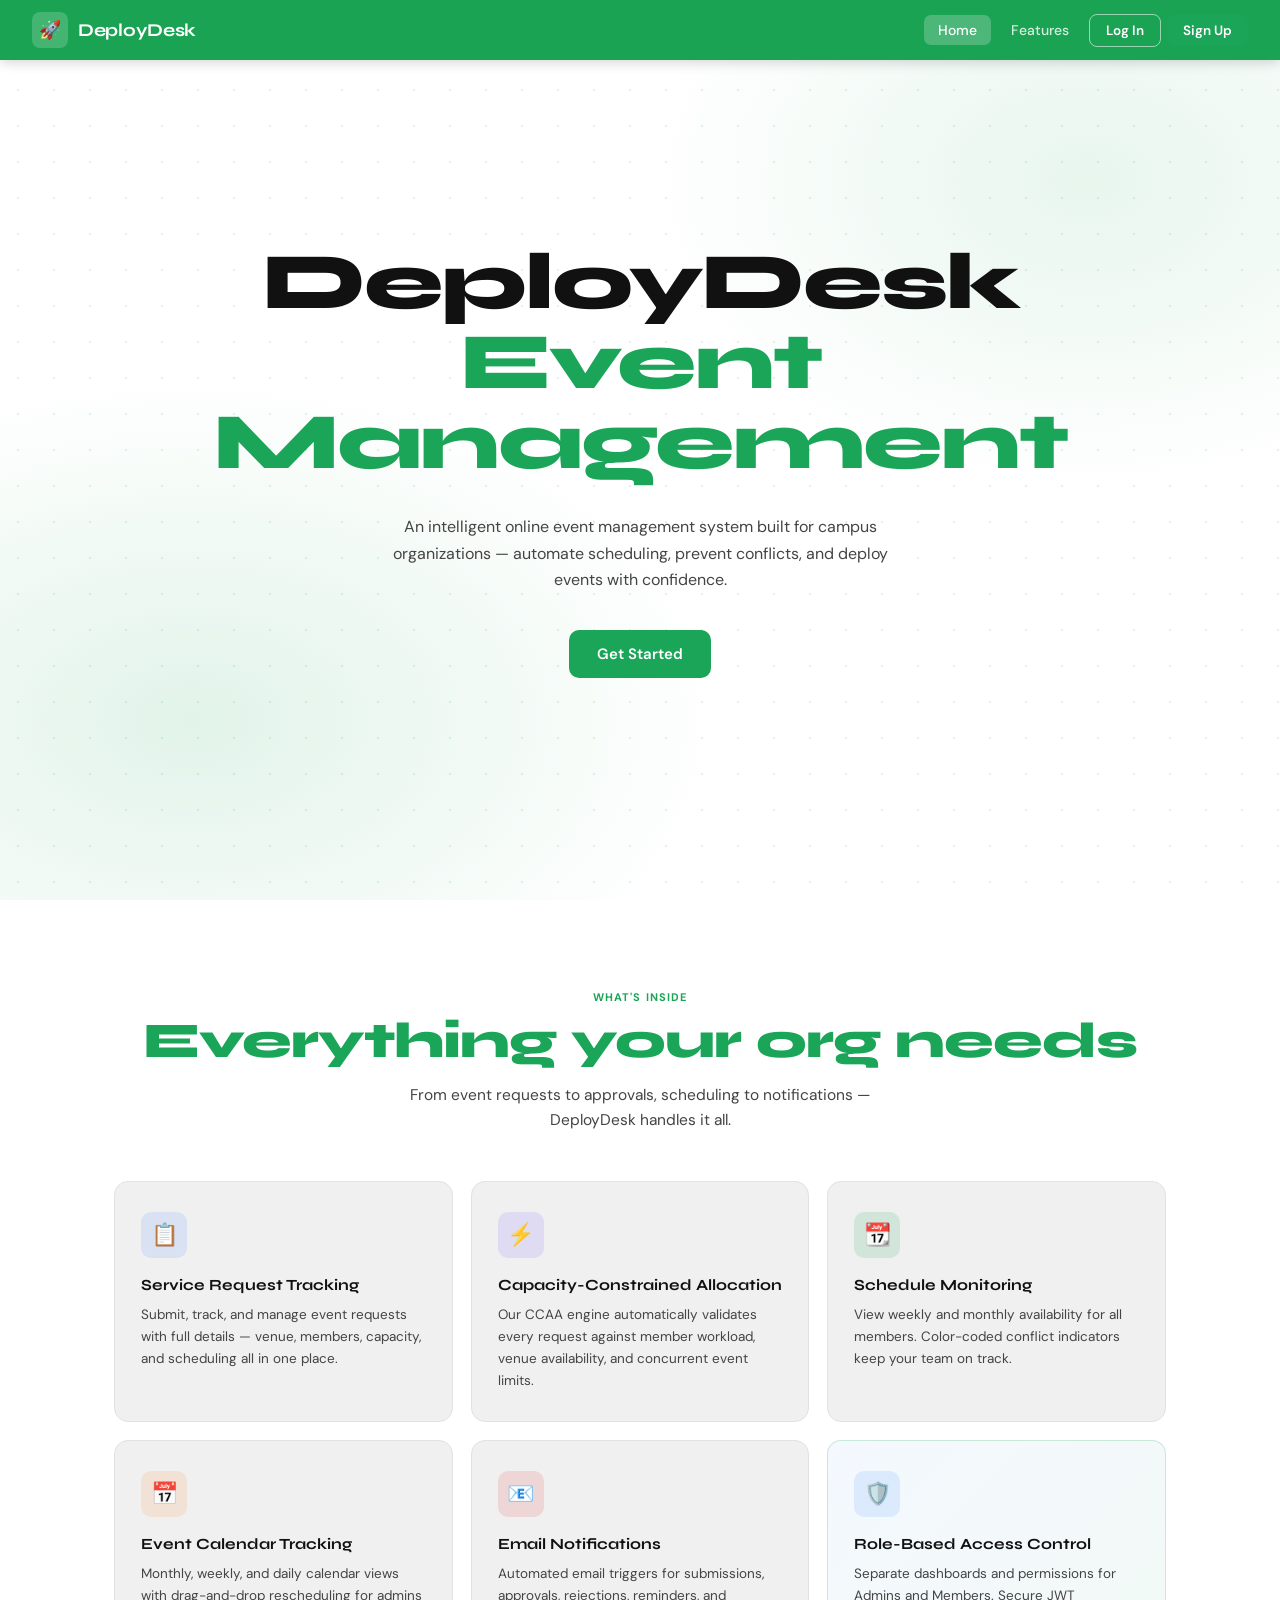
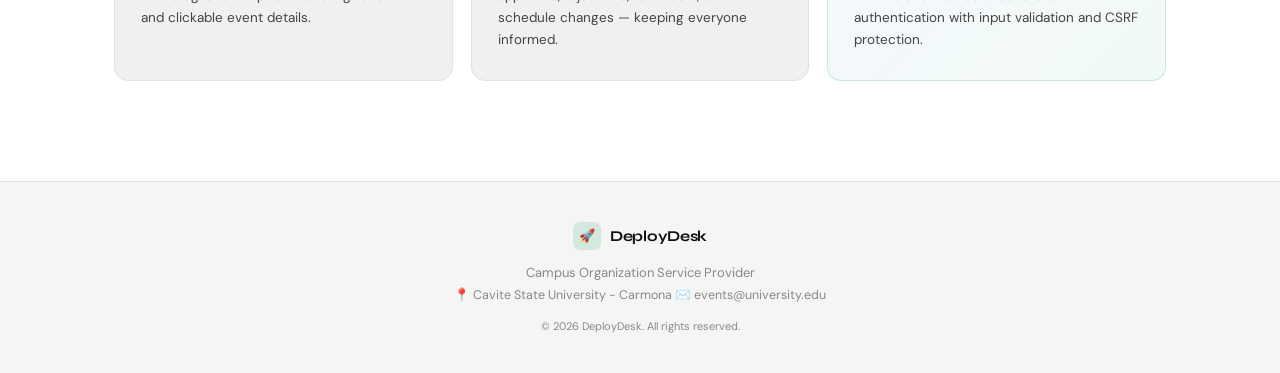
<file: public/index.html>
<!DOCTYPE html>
<html lang="en">
<head>
  <meta charset="UTF-8"/>
  <meta name="viewport" content="width=device-width, initial-scale=1.0"/>
  <title>DeployDesk — Home</title>
  <link href="https://fonts.googleapis.com/css2?family=Syne:wght@400;500;600;700;800&family=DM+Sans:ital,wght@0,300..600;1,300..600&display=swap" rel="stylesheet"/>
  <style>
    *, *::before, *::after { box-sizing: border-box; margin: 0; padding: 0; }

    :root {
      --green:      #1aa558;
      --green-dark: #158244;
      --green-nav:  #1BA354;
      --black:      #111111;
      --text1:      #111111;
      --text2:      #444444;
      --text3:      #888888;
      --bg:         #ffffff;
      --bg2:        #f5f5f5;
      --border:     #e2e2e2;
      --card-bg:    #f0f0f0;
      --radius:     14px;
    }

    html { scroll-behavior: smooth; }

    body {
      font-family: 'DM Sans', sans-serif;
      background: var(--bg);
      color: var(--text1);
      min-height: 100vh;
    }

    /* ── NAV ── */
    .pub-nav {
      position: fixed; top: 0; left: 0; right: 0; z-index: 100;
      background: var(--green-nav);
      display: flex; align-items: center;
      padding: 0 32px; height: 60px;
      box-shadow: 0 2px 12px rgba(0,0,0,.18);
    }
    .logo {
      display: flex; align-items: center; gap: 10px; cursor: pointer;
      text-decoration: none;
    }
    .logo-icon {
      width: 36px; height: 36px; background: rgba(255,255,255,.18);
      border-radius: 8px; display: flex; align-items: center;
      justify-content: center; font-size: 18px;
    }
    .logo-text {
      font-family: 'Syne', sans-serif; font-weight: 700;
      font-size: 18px; color: #fff; letter-spacing: -.3px;
    }
    .spacer { flex: 1; }
    .nav-links { display: flex; align-items: center; gap: 6px; }
    .nav-link {
      color: rgba(255,255,255,.82); font-size: 14px; font-weight: 500;
      padding: 6px 14px; border-radius: 7px; cursor: pointer;
      transition: background .15s, color .15s;
    }
    .nav-link:hover { background: rgba(255,255,255,.12); color: #fff; }
    .nav-link.active-route { background: rgba(255,255,255,.22); color: #fff; }

    /* Buttons */
    .btn {
      display: inline-flex; align-items: center; justify-content: center;
      border: none; border-radius: 8px; font-family: 'DM Sans', sans-serif;
      font-weight: 600; cursor: pointer; transition: all .18s; text-decoration: none;
    }
    .btn-sm { padding: 7px 16px; font-size: 13.5px; }
    .btn-lg { padding: 14px 28px; font-size: 15px; border-radius: 10px; }
    .btn-primary { background: var(--green); color: #fff; }
    .btn-primary:hover { background: var(--green-dark); transform: translateY(-1px); box-shadow: 0 4px 14px rgba(26,165,88,.35); }
    .btn-outline {
      background: transparent; color: #fff;
      border: 1.5px solid rgba(255,255,255,.55);
    }
    .btn-outline:hover { background: rgba(255,255,255,.1); border-color: #fff; }
    .btn-outline-dark {
      background: transparent; color: var(--text1);
      border: 1.5px solid var(--border);
    }
    .btn-outline-dark:hover { background: var(--bg2); }

    /* ── HERO ── */
    .hero {
      position: relative; min-height: 100vh;
      display: flex; flex-direction: column; align-items: center;
      justify-content: center; text-align: center;
      padding: 100px 24px 80px;
      overflow: hidden;
    }
    /* Subtle dot grid */
    .hero::before {
      content: '';
      position: absolute; inset: 0;
      background-image: radial-gradient(circle, #c8e6d4 1px, transparent 1px);
      background-size: 36px 36px;
      opacity: .55; z-index: 0;
    }
    /* Gradient glow blobs */
    .hero::after {
      content: '';
      position: absolute; inset: 0;
      background:
        radial-gradient(ellipse 60% 55% at 15% 80%, rgba(26,165,88,.13) 0%, transparent 70%),
        radial-gradient(ellipse 50% 50% at 85% 20%, rgba(26,165,88,.1) 0%, transparent 70%);
      z-index: 0;
    }
    .hero > * { position: relative; z-index: 1; }

    .hero-badge {
      display: inline-flex; align-items: center; gap: 8px;
      border: 1.5px solid rgba(26,165,88,.35);
      border-radius: 999px; padding: 6px 16px;
      font-size: 11px; font-weight: 700; letter-spacing: .08em;
      color: #1a7a45; text-transform: uppercase;
      background: rgba(26,165,88,.07);
      margin-bottom: 28px;
    }
    .hero-badge::before { content: '•'; color: var(--green); }

    .hero-title {
      font-family: 'Syne', sans-serif;
      font-weight: 800; line-height: 1.0;
      font-size: clamp(50px, 9vw, 80px);
      color: var(--black);
      letter-spacing: -2px;
      margin-bottom: 10px;
    }
    .hero-title span { color: var(--green); display: block; }

    .hero-sub {
      max-width: 520px; font-size: 16px; line-height: 1.65;
      color: var(--text2); margin: 22px auto 36px;
    }
    .hero-cta { display: flex; gap: 14px; justify-content: center; flex-wrap: wrap; }

    /* ── FEATURES ── */
    .features {
      padding: 90px 24px 100px;
      max-width: 1100px; margin: 0 auto;
    }
    .section-label {
      font-size: 11px; font-weight: 700; letter-spacing: .1em;
      text-transform: uppercase; color: var(--green);
      margin-bottom: 10px;
    }
    .section-title {
      font-family: 'Syne', sans-serif; font-weight: 800;
      font-size: clamp(30px, 5vw, 50px); color: var(--green);
      letter-spacing: -1px; margin-bottom: 14px; line-height: 1.1;
    }
    .section-sub {
      font-size: 15.5px; color: var(--text2); max-width: 520px;
      line-height: 1.6; margin-bottom: 56px;
    }

    .features-grid {
      display: grid;
      grid-template-columns: repeat(3, 1fr);
      gap: 18px; margin-top: 48px;
    }
    @media (max-width: 900px) { .features-grid { grid-template-columns: repeat(2, 1fr); } }
    @media (max-width: 580px) { .features-grid { grid-template-columns: 1fr; } }

    .feature-card {
      background: var(--card-bg);
      border: 1px solid var(--border);
      border-radius: var(--radius);
      padding: 30px 26px 28px;
      transition: box-shadow .2s, transform .2s;
    }
    .feature-card:hover {
      box-shadow: 0 6px 28px rgba(0,0,0,.09);
      transform: translateY(-3px);
    }
    .feature-card:last-child {
      background: linear-gradient(135deg, rgba(74,140,255,.06), rgba(26,165,88,.06));
      border-color: rgba(26,165,88,.2);
    }

    .feature-icon {
      width: 46px; height: 46px; border-radius: 10px;
      display: flex; align-items: center; justify-content: center;
      font-size: 22px; margin-bottom: 18px;
    }
    .feature-icon.blue   { background: rgba(74,140,255,.14); }
    .feature-icon.purple { background: rgba(124,92,252,.14); }
    .feature-icon.green  { background: rgba(26,165,88,.14); }
    .feature-icon.orange { background: rgba(255,140,50,.14); }
    .feature-icon.red    { background: rgba(230,60,60,.14); }

    .feature-title {
      font-family: 'Syne', sans-serif; font-weight: 700;
      font-size: 15.5px; margin-bottom: 10px; color: var(--black);
    }
    .feature-desc { font-size: 13.5px; line-height: 1.65; color: var(--text2); }

    /* ── FOOTER ── */
    .landing-footer {
      background: var(--bg2); border-top: 1px solid var(--border);
      text-align: center; padding: 40px 24px;
    }
    .footer-logo {
      display: inline-flex; align-items: center; gap: 9px;
      margin-bottom: 14px; cursor: pointer;
    }
    .footer-text { font-size: 13px; color: var(--text3); margin-bottom: 6px; }
    .footer-contact { font-size: 12.5px; color: var(--text3); }

    /* ── PAGE VIEWS ── */
    .page-view { display: none; }
    .page-view.active { display: block; }


  </style>
</head>
<body>

<!-- ======================================================
     VIEW: LANDING PAGE
====================================================== -->
<div id="view-landing" class="page-view active">

  <!-- Public Navbar -->
  <nav class="pub-nav">
    <div class="logo" onclick="goTo('landing')">
      <div class="logo-icon">🚀</div>
      <div class="logo-text">DeployDesk</div>
    </div>
    <div class="spacer"></div>
    <div class="nav-links">
      <span class="nav-link active-route" onclick="goTo('landing')">Home</span>
      <span class="nav-link" onclick="scrollToFeatures()">Features</span>
      <a href="login.html" class="btn btn-outline btn-sm">Log In</a>
      <a href="signup.html" class="btn btn-primary btn-sm">Sign Up</a>
    </div>
  </nav>

  <!-- Hero -->
  <section class="hero">
    
    <h1 class="hero-title">DeployDesk<br/><span>Event Management</span></h1>
    <p class="hero-sub">An intelligent online event management system built for campus organizations — automate scheduling, prevent conflicts, and deploy events with confidence.</p>
    <div class="hero-cta">
      <a href="signup.html" class="btn btn-primary btn-lg">Get Started</a>
      
    </div>
  </section>

  <!-- Features -->
  <section class="features" id="features-section">
    <div style="text-align:center;">
      <div class="section-label">What's Inside</div>
      <h2 class="section-title">Everything your org needs</h2>
      <p class="section-sub" style="margin:0 auto 0;">From event requests to approvals, scheduling to notifications — DeployDesk handles it all.</p>
    </div>
    <div class="features-grid">
      <div class="feature-card">
        <div class="feature-icon blue">📋</div>
        <div class="feature-title">Service Request Tracking</div>
        <div class="feature-desc">Submit, track, and manage event requests with full details — venue, members, capacity, and scheduling all in one place.</div>
      </div>
      <div class="feature-card">
        <div class="feature-icon purple">⚡</div>
        <div class="feature-title">Capacity-Constrained Allocation</div>
        <div class="feature-desc">Our CCAA engine automatically validates every request against member workload, venue availability, and concurrent event limits.</div>
      </div>
      <div class="feature-card">
        <div class="feature-icon green">📆</div>
        <div class="feature-title">Schedule Monitoring</div>
        <div class="feature-desc">View weekly and monthly availability for all members. Color-coded conflict indicators keep your team on track.</div>
      </div>
      <div class="feature-card">
        <div class="feature-icon orange">📅</div>
        <div class="feature-title">Event Calendar Tracking</div>
        <div class="feature-desc">Monthly, weekly, and daily calendar views with drag-and-drop rescheduling for admins and clickable event details.</div>
      </div>
      <div class="feature-card">
        <div class="feature-icon red">📧</div>
        <div class="feature-title">Email Notifications</div>
        <div class="feature-desc">Automated email triggers for submissions, approvals, rejections, reminders, and schedule changes — keeping everyone informed.</div>
      </div>
      <div class="feature-card">
        <div class="feature-icon" style="background:rgba(74,140,255,.14);">🛡️</div>
        <div class="feature-title">Role-Based Access Control</div>
        <div class="feature-desc">Separate dashboards and permissions for Admins and Members. Secure JWT authentication with input validation and CSRF protection.</div>
      </div>
    </div>
  </section>

  <!-- Footer -->
  <footer class="landing-footer">
    <div class="footer-logo" onclick="goTo('landing')">
      <div class="logo-icon" style="width:28px;height:28px;font-size:13px;background:rgba(26,165,88,.15);border-radius:7px;display:flex;align-items:center;justify-content:center;">🚀</div>
      <div class="logo-text" style="font-size:15px;color:var(--black);">DeployDesk</div>
    </div>
    <div class="footer-text">Campus Organization Service Provider</div>
    <div class="footer-contact">📍 Cavite State University - Carmona  ✉️ events@university.edu</div>
    <div style="font-size:11px;color:var(--text3);margin-top:16px;">© 2026 DeployDesk. All rights reserved.</div>
  </footer>
</div>


<script>
  // Updated Router to link to your physical HTML pages
  function goTo(page) {
    const routes = {
      'landing': 'index.html',
      'home': 'index.html',
      'login': 'login.html',
      'signup': 'signup.html',
      'dashboard': 'dashboard.html'
    };
    
    // Check if the requested page is in our routes list.
    // If it is, redirect the browser to that physical file.
    if (routes[page]) {
        window.location.href = routes[page];
    } else {
        window.location.href = 'index.html'; // Fallback
    }
  }

  function scrollToFeatures() {
    const el = document.getElementById('features-section');
    if (el) el.scrollIntoView({ behavior: 'smooth' });
  }
</script>
</script>
</body>
</html>
</file>
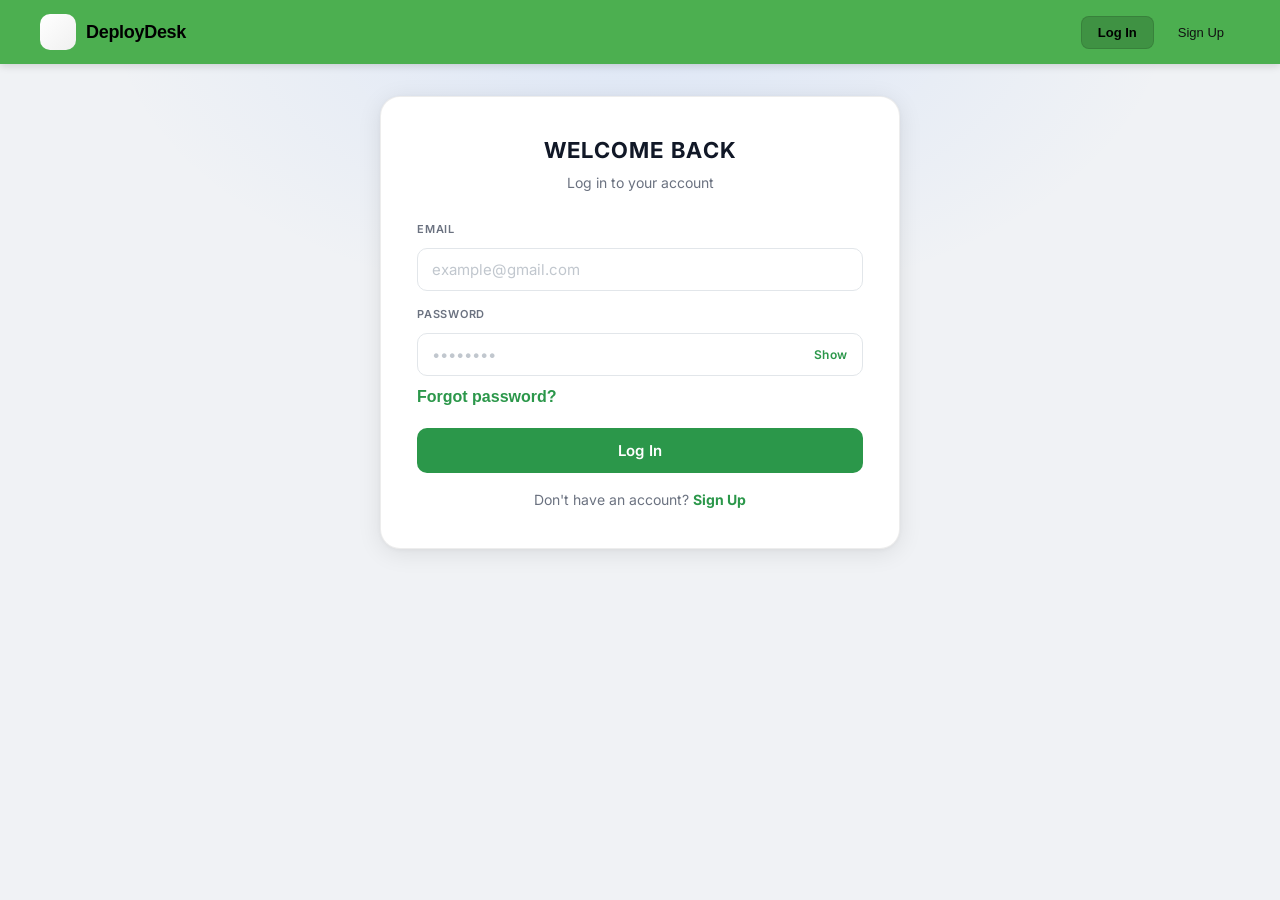
<file: public/admin-dashboard.html>
<!DOCTYPE html>
<html lang="en">
<head>
  <meta charset="UTF-8"/>
  <meta name="viewport" content="width=device-width, initial-scale=1.0"/>
  <title>DeployDesk — Admin Portal</title>
  <link href="https://fonts.googleapis.com/css2?family=Syne:wght@400;500;600;700;800&family=DM+Sans:ital,wght@0,300..600;1,300..600&display=swap" rel="stylesheet"/>
  <link rel="stylesheet" href="styles.css">
  <style>
    /* Settings Form Specific Styles */
    .settings-input {
      width: 100%; padding: 10px 14px; background: #fff; border: 1.5px solid var(--border);
      border-radius: 8px; font-size: 13px; font-family: 'DM Sans', sans-serif; color: var(--text1);
      outline: none; transition: all 0.2s;
    }
    .settings-input:focus { border-color: var(--green); box-shadow: 0 0 0 3px rgba(27,163,84,.1); }
    .settings-label {
      display: block; font-size: 11px; font-weight: 700; color: var(--text3); 
      text-transform: uppercase; margin-bottom: 6px; letter-spacing: 0.5px;
    }
    .settings-card {
      background: var(--bg2); padding: 20px; border-radius: 10px; border: 1px solid var(--border);
    }
    .settings-card-title {
      margin-bottom: 16px; color: var(--green); font-family: 'Arial', sans-serif; font-size: 15px; font-weight: 700;
    }

    /* 3-column dashboard layout */
    .dash-three-col {
      display: grid;
      grid-template-columns: 1fr 1fr 1fr;
      gap: 16px;
      min-height: 350px;
      margin-top: 20px;
    }
    .dash-col {
      background: #fff;
      border: 1px solid #e5e7eb;
      border-radius: 12px;
      display: flex;
      flex-direction: column;
      overflow: hidden;
      min-height: 0;
    }
    .dash-col-header {
      padding: 16px 18px 12px;
      border-bottom: 1px solid #f0f0f0;
      flex-shrink: 0;
    }
    .dash-col-header h3 {
      font-size: 15px;
      font-weight: 700;
      color: #111;
      margin: 0 0 2px 0;
    }
    .dash-col-meta {
      font-size: 11px;
      color: #999;
    }
    .dash-col-controls {
      display: flex;
      gap: 6px;
      padding: 8px 18px;
      border-bottom: 1px solid #f0f0f0;
      flex-shrink: 0;
      flex-wrap: wrap;
    }
    .dash-col-controls select,
    .dash-col-controls input {
      font-size: 11px;
      padding: 4px 8px;
      border: 1px solid #ddd;
      border-radius: 6px;
      background: #fafafa;
      color: #333;
      cursor: pointer;
    }
    .dash-col-controls select:focus,
    .dash-col-controls input:focus {
      outline: none;
      border-color: #1ba354;
    }
    .dash-col-body {
      flex: 1;
      overflow-y: auto;
      padding: 12px 16px;
      min-height: 0;
    }
    .dash-col-body::-webkit-scrollbar { width: 4px; }
    .dash-col-body::-webkit-scrollbar-track { background: transparent; }
    .dash-col-body::-webkit-scrollbar-thumb { background: #ddd; border-radius: 4px; }

    /* Upcoming Events column */
    .evt-item {
      display: flex; align-items: center; gap: 10px;
      padding: 10px 0; border-bottom: 1px solid #f5f5f5;
    }
    .evt-item:last-child { border-bottom: none; }
    .evt-rank { font-size: 10px; font-weight: 700; color: #888; width: 22px; flex-shrink: 0; text-align: center; }
    .evt-info { flex: 1; min-width: 0; }
    .evt-name { font-size: 13px; font-weight: 700; color: #111; }
    .evt-date { font-size: 11px; color: #888; margin-top: 2px; }
    .evt-bar-wrap { margin-top: 5px; height: 4px; background: #f0f0f0; border-radius: 2px; }
    .evt-bar { height: 4px; border-radius: 2px; transition: width 0.3s; }
    .evt-badge { font-size: 10px; font-weight: 700; padding: 3px 7px; border-radius: 99px; text-transform: uppercase; letter-spacing: 0.04em; flex-shrink: 0; }
    .badge-approved { background: #e6f9ee; color: #1ba354; border: 1px solid #b3e8cc; }
    .badge-pending  { background: #fff3cd; color: #856404; border: 1px solid #ffeeba; }
    .evt-days { font-size: 12px; font-weight: 700; color: #333; width: 30px; text-align: right; flex-shrink: 0; }

    /* Approved Requests column */
    .req-item { display: flex; align-items: center; gap: 12px; padding: 10px 0; border-bottom: 1px solid #f5f5f5; }
    .req-item:last-child { border-bottom: none; }
    .req-num { font-size: 11px; color: #bbb; width: 18px; flex-shrink: 0; }
    .req-info { flex: 1; }
    .req-name { font-size: 13px; font-weight: 700; color: #111; }
    .req-date { font-size: 11px; color: #888; margin-top: 2px; }

    /* Member Workload column */
    .workload-role-tag {
      display: inline-block; font-size: 10px; font-weight: 700;
      padding: 3px 10px; border-radius: 99px; background: #e6f9ee;
      color: #1ba354; border: 1px solid #b3e8cc; text-transform: uppercase; letter-spacing: 0.05em;
    }
    .workload-capacity { margin: 12px 0 8px; font-size: 12px; color: #333; display: flex; justify-content: space-between; align-items: center; }
    .workload-capacity span:last-child { font-weight: 700; color: #e67e22; }
    .cap-bar-wrap { height: 8px; background: #f0f0f0; border-radius: 4px; }
    .cap-bar { height: 8px; border-radius: 4px; background: linear-gradient(90deg, #f39c12, #e67e22); transition: width 0.4s; }
    .cap-warning { font-size: 11px; color: #856404; background: #fff3cd; border: 1px solid #ffeeba; border-radius: 6px; padding: 7px 10px; margin-top: 8px; }
    .wl-section-label { font-size: 10px; font-weight: 700; text-transform: uppercase; letter-spacing: 0.08em; color: #aaa; margin: 14px 0 8px; }
    .task-item { padding: 9px 12px; border: 1px solid #ececec; border-radius: 8px; margin-bottom: 7px; cursor: pointer; transition: border-color 0.15s, background 0.15s; }
    .task-item:hover { border-color: #1ba354; background: #f7fdf9; }
    .task-item-name { font-size: 13px; font-weight: 600; color: #111; }
    .task-item-meta { font-size: 11px; color: #888; margin-top: 2px; }
    .task-item-meta span { color: #e67e22; font-weight: 600; }
  </style>
  <style>
    /* ⚡ FIX: Force inactive tabs to completely vanish */
    .sub-page:not(.active) { display: none !important; }
  </style>
</head>
<body>

  <div class="app-shell">
    
    <aside class="sidebar">
      <div class="sb-logo" onclick="goTo('landing')">
        <div class="logo">
          <div class="logo-icon" style="width:32px;height:32px;font-size:15px;">🚀</div>
          <div class="logo-text" style="font-size:16px;">DeployDesk <span style="font-size:10px; color:var(--accent);">ADMIN</span></div>
        </div>
      </div>

      <div class="sb-user">
        <div class="sb-av">👑</div>
        <div class="sb-uinfo">
          <div class="sb-uname" id="sbName">Loading...</div>
          <div class="sb-urole">ADMINISTRATOR</div>
        </div>
      </div>

      <nav class="sb-nav" style="display: flex; flex-direction: column; flex: 1;">
        <div class="sb-sec-label">Overview</div>
        <div class="sb-item active" id="snav-home" onclick="goSub('home')">
          <span class="sb-icon">📊</span>Dashboard
        </div>
        
        <div class="sb-sec-label">Management</div>
        <div class="sb-item" id="snav-approvals" onclick="goSub('approvals')">
          <span class="sb-icon">✅</span>Pending Approvals
        </div>
        <div class="sb-item" id="snav-members" onclick="goSub('members')">
          <span class="sb-icon">👥</span>Members Directory
        </div>

        <div class="sb-sec-label">System</div>
        <div class="sb-item" id="snav-settings" onclick="goSub('settings')">
          <span class="sb-icon">⚙️</span>System Settings
        </div>
        
        <div class="sb-sec-label" style="margin-top: 20px;">Account</div>
          <div class="sb-item" onclick="window.location.href='profile.html'">
            <span class="sb-icon">⚙️</span>Profile Settings
          </div>

          <div class="sb-item" onclick="doLogout()" style="margin-top: auto; margin-bottom: 20px;">
            <span class="sb-icon">🚪</span>Log Out
          </div>
        </nav>
    </aside>

    <div class="sb-main">
      <header class="topbar">
        <div>
          <div class="tb-title" id="subPageTitle">Admin Portal</div>
          <div class="tb-sub" id="subPageSub">Manage organization resources and event coverage</div>
        </div>
        <div class="tb-actions" style="display: flex; gap: 12px; align-items: center;">
          <button class="btn" style="background: #fff; border: 1.5px solid var(--border); color: var(--text1);" onclick="goSub('requests')">
            Event Calendar
          </button>
          <button class="btn" style="background: #fff; border: 1.5px solid var(--border); color: var(--text1); position: relative;" onclick="goSub('notif')">
            Notifications
            <span id="notifBadge" style="position: absolute; top: -6px; right: -6px; background: #e74c3c; color: white; border-radius: 50%; padding: 2px 6px; font-size: 10px; display: none; font-weight: bold;">!</span>
          </button>
        </div>
      </header>

      <div class="sub-page active" id="sp-home">
        <div class="page-body">
          <div class="stats-row">
            <div class="stat-card sc-blue">
                <div class="stat-label">Total Events</div>
                <div class="stat-value" id="statTotalEvents">0</div>
                <div class="stat-icon">🎉</div>
            </div>
            <div class="stat-card sc-orange">
                <div class="stat-label">Pending Approvals</div>
                <div class="stat-value" id="statPendingEvents">0</div>
                <div class="stat-icon">⏳</div>
            </div>
            <div class="stat-card sc-green">
                <div class="stat-label">Approved</div>
                <div class="stat-value" id="statApprovedEvents">0</div>
                <div class="stat-icon">✅</div>
            </div>
            <div class="stat-card sc-purple">
                <div class="stat-label">Total Members</div>
                <div class="stat-value" id="statTotalMembers">0</div>
                <div class="stat-icon">👥</div>
            </div>
          </div>

          <div style="display: grid; grid-template-columns: repeat(auto-fit, minmax(320px, 1fr)); gap: 20px; margin-top: 20px;">
              <div class="card" style="margin-bottom: 0;">
                <div class="card-header">
                  <div class="card-title">Recent Requests</div>
                  <div style="font-size:12px; color:var(--text3);">A quick glance at the latest activity across the campus.</div>
                </div>
                <div style="padding: 0 24px 24px 24px;" id="homeEventsPreview">
                  Loading recent events...
                </div>
              </div>

              <div class="card" style="margin-bottom: 0;">
                <div class="card-header">
                  <div class="card-title">Member Workload Ranking</div>
                  <div style="font-size:12px; color:var(--text3);">Live leaderboard of active event assignments per member.</div>
                </div>
                <div style="padding: 0 24px 24px 24px; overflow-y: auto; max-height: 400px;">
                  <table style="width: 100%; border-collapse: collapse;">
                    <tbody id="workloadRankingBody">
                        <tr><td style="text-align:center; padding: 20px; color:var(--text3); font-size:12px;">Loading workload data...</td></tr>
                    </tbody>
                  </table>
                </div>
              </div>
          </div>

          <div class="dash-three-col">

            <div class="dash-col">
              <div class="dash-col-header" style="display:flex; justify-content:space-between; align-items:flex-start;">
                <h3>📅 Upcoming Events</h3>
                <span class="dash-col-meta" id="evtSortLabel">ranked by proximity</span>
              </div>
              <div class="dash-col-controls">
                <select id="evtSort" onchange="renderUpcomingEvents()">
                  <option value="proximity">Sort: Proximity</option>
                  <option value="name">Sort: Name</option>
                  <option value="status">Sort: Status</option>
                </select>
                <select id="evtFilter" onchange="renderUpcomingEvents()">
                  <option value="all">All Status</option>
                  <option value="Approved">Approved</option>
                  <option value="Pending">Pending</option>
                </select>
              </div>
              <div class="dash-col-body" id="upcomingEventsBody"></div>
            </div>

            <div class="dash-col">
              <div class="dash-col-header" style="display:flex; justify-content:space-between; align-items:flex-start;">
                <h3>✅ Approved Requests</h3>
                <span class="dash-col-meta" id="reqSortLabel">newest to oldest</span>
              </div>
              <div class="dash-col-controls">
                <select id="reqSort" onchange="renderApprovedRequests()">
                  <option value="newest">Sort: Newest</option>
                  <option value="oldest">Sort: Oldest</option>
                  <option value="name">Sort: Name</option>
                </select>
                <input type="text" id="reqSearch" placeholder="Search..." oninput="renderApprovedRequests()" style="flex:1; min-width:80px;" />
              </div>
              <div class="dash-col-body" id="approvedRequestsBody"></div>
            </div>

            <div class="dash-col">
              <div class="dash-col-header" style="display:flex; justify-content:space-between; align-items:center;">
                <h3>⚡ Org Workload</h3>
                <span class="workload-role-tag" id="memberRoleTag" style="background:#cce5ff; color:#004085; border-color:#b8daff;">Admin</span>
              </div>
              <div class="dash-col-controls">
                <select id="taskFilter" onchange="renderMemberWorkload()">
                  <option value="all">All Members</option>
                  <option value="overloaded">Overloaded (≥4)</option>
                  <option value="free">Available (0 tasks)</option>
                </select>
                <select id="taskSort" onchange="renderMemberWorkload()">
                  <option value="most">Sort: Most Tasks</option>
                  <option value="least">Sort: Least Tasks</option>
                  <option value="name">Sort: Name</option>
                </select>
              </div>
              <div class="dash-col-body" id="memberWorkloadBody"></div>
            </div>

          </div>

        </div>
      </div>

      <div class="sub-page" id="sp-approvals">
        <div class="page-body">
          <div class="card">
            <div class="card-header">
              <div class="card-title">Awaiting Approval</div>
              <div style="font-size:12px; color:var(--text3);">Click on an event to view details, see the CCAA algorithm matches, and assign personnel.</div>
            </div>
            <div style="overflow-x:auto;">
              <table class="hover-table">
                <thead>
                  <tr>
                      <th>Event Name</th>
                      <th>Requester</th>
                      <th>Date & Time</th>
                      <th>Status</th>
                      <th>Action</th>
                  </tr>
                </thead>
                <tbody id="adminApprovalsBody">
                    <tr><td colspan="5" style="text-align:center; padding: 20px;">Loading pending requests...</td></tr>
                </tbody>
              </table>
            </div>
          </div>
        </div>
      </div>

      <div class="sub-page" id="sp-requests">
        <div class="page-body">
          <div class="card" style="padding: 24px;">
            <div style="display:flex; justify-content:space-between; align-items:flex-start; flex-wrap: wrap; gap: 15px;">
                
                <div>
                    <div class="card-title" style="margin-bottom:4px; padding-bottom:0; border:none;">Event Calendar</div>
                    <div style="font-size:12px; color:var(--text3); margin-bottom: 12px;">View and manage all scheduled events. Click any colored block for full details.</div>
                    
                    <div style="display:flex; gap:16px; font-size:11px; font-weight:700; color:var(--text3);">
                        <span style="display:flex; align-items:center; gap:6px;"><span style="width:10px;height:10px;background:#f39c12;border-radius:2px;"></span> PENDING</span>
                        <span style="display:flex; align-items:center; gap:6px;"><span style="width:10px;height:10px;background:#3498db;border-radius:2px;"></span> AWAITING ADMIN</span>
                        <span style="display:flex; align-items:center; gap:6px;"><span style="width:10px;height:10px;background:#32ac54;border-radius:2px;"></span> APPROVED</span>
                    </div>
                </div>

                <div style="display:flex; align-items:center; gap:14px; background:var(--bg2); padding:6px 12px; border-radius:8px; border:1px solid var(--border);">
                    <button class="btn btn-sm" style="background:#fff; border:1px solid var(--border); color:var(--text1);" onclick="changeCalMonth(-1)">◀</button>
                    <strong id="calendarMonthYear" style="min-width:130px; text-align:center; font-family:'Syne', sans-serif; font-size:15px; color:var(--green);">Loading...</strong>
                    <button class="btn btn-sm" style="background:#fff; border:1px solid var(--border); color:var(--text1);" onclick="changeCalMonth(1)">▶</button>
                </div>
            </div>
            
            <div id="calendarGrid" class="calendar-grid" style="margin-top: 24px;"></div>
            
          </div>
        </div>
      </div>

      <div class="sub-page" id="sp-members">
        <div class="page-body">
          <div class="card">
            <div class="card-header" style="display: flex; justify-content: space-between; align-items: flex-end; flex-wrap: wrap; gap: 15px; border-bottom: 1px solid var(--border); padding-bottom: 16px; margin-bottom: 20px;">
              <div>
                <div class="card-title" style="margin-bottom: 4px; padding-bottom: 0; border: none;">System Users & Members</div>
                <div style="font-size:12px; color:var(--text3);">Manage all Requesters, Org Members, and fellow Admins.</div>
              </div>
              <div>
                <input type="text" id="memberSearchInput" placeholder="🔍 Search members by name..." style="width: 260px; padding: 10px 14px; border-radius: 8px; border: 1.5px solid var(--border); font-family: 'DM Sans', sans-serif; font-size: 13px; outline: none; transition: border-color 0.2s;" onfocus="this.style.borderColor='var(--green)'" onblur="this.style.borderColor='var(--border)'" onkeyup="filterAdminMembers()">
              </div>
            </div>
            <div style="overflow-x:auto;">
              <table>
                <thead>
                  <tr>
                      <th>Name</th>
                      <th>Email / Contact</th>
                      <th>System Role</th>
                      <th>Joined</th>
                      <th>Action</th>
                  </tr>
                </thead>
                <tbody id="adminMembersBody">
                    <tr><td colspan="5" style="text-align:center; padding: 20px;">Loading users from database...</td></tr>
                </tbody>
              </table>
            </div>
          </div>
        </div>
      </div>

      <div class="sub-page" id="sp-notif">
        <div class="page-body">
          <div class="card">
            <div class="card-header" style="display: flex; justify-content: space-between; align-items: center; flex-wrap: wrap; gap: 10px;">
                <div>
                    <div class="card-title" style="margin-bottom: 4px; padding-bottom: 0; border: none;">System Notifications</div>
                    <div style="font-size:12px; color:var(--text3);">Recent alerts regarding rosters, approvals, and system updates.</div>
                </div>
                <button class="btn btn-sm" style="background:#fff; border:1px solid var(--border); color:var(--text1);" onclick="markAllNotifsRead()">
                   ✔️ Mark All as Read
                </button>
            </div>
            <div id="notifList" style="padding: 0 24px 24px 24px;">
               <div style="text-align:center; padding: 20px; color: var(--text3);">Loading notifications...</div>
            </div>
          </div>
        </div>
      </div>

      <div class="sub-page" id="sp-settings">
        <div class="page-body">
          <div class="card" style="padding: 0; overflow: hidden;">
            <div class="card-header" style="padding: 24px; border-bottom: 1px solid var(--border); background: #fdfdfd;">
              <div class="card-title" style="margin-bottom: 4px; padding-bottom: 0; border: none;">Global System Settings</div>
              <div style="font-size:12px; color:var(--text3);">Configure CCAA algorithm rules, event constraints, and organizational roles globally.</div>
            </div>
            
            <div style="padding: 24px; display: grid; grid-template-columns: repeat(auto-fit, minmax(340px, 1fr)); gap: 20px;">
              
              <div class="settings-card">
                <div class="settings-card-title">🤖 CCAA Algorithm Preferences</div>
                <div style="margin-bottom: 14px;">
                  <label class="settings-label">Max Active Workload per Member</label>
                  <input type="number" class="settings-input" id="setRuleMaxWorkload" value="5">
                  <div style="font-size: 10px; color: var(--text3); margin-top: 4px;">Algorithm stops recommending members who hit this limit.</div>
                </div>
                <div>
                  <label class="settings-label">Matching Priority Preference</label>
                  <select class="settings-input" id="setRulePriority">
                    <option value="Balance Workloads First (Default)" selected>Balance Workloads First (Default)</option>
                    <option value="Prioritize Schedule Availability">Prioritize Schedule Availability</option>
                  </select>
                </div>
              </div>

              <div class="settings-card">
                <div class="settings-card-title">📅 Event & Scheduling Rules</div>
                <div style="margin-bottom: 14px;">
                  <label class="settings-label">Max Events Per Month (Capacity Limit)</label>
                  <input type="number" class="settings-input" id="setSchedLimit" value="50">
                  <div style="font-size: 10px; color: var(--text3); margin-top: 4px;">Prevents requesters from booking if the month is fully booked.</div>
                </div>
                <div style="margin-bottom: 14px;">
                  <label class="settings-label">Minimum Request Lead Time (Days)</label>
                  <input type="number" class="settings-input" id="setSchedLead" value="3">
                </div>
                <div style="display: grid; grid-template-columns: 1fr 1fr; gap: 12px;">
                  <div>
                    <label class="settings-label">Allowable Start</label>
                    <input type="time" class="settings-input" id="setSchedStart" value="07:00">
                  </div>
                  <div>
                    <label class="settings-label">Allowable End</label>
                    <input type="time" class="settings-input" id="setSchedEnd" value="17:00">
                  </div>
                </div>
              </div>

              <div class="settings-card" style="grid-column: 1 / -1;">
                <div class="settings-card-title">🏢 Organization Roles (Comma Separated)</div>
                <div style="margin-bottom: 14px;">
                  <label class="settings-label">IMAGE Coverage Roles</label>
                  <input type="text" class="settings-input" id="setRolesImage" value="Photographer, Videographer, Writer, Designer, Web Developer">
                </div>
                <div>
                  <label class="settings-label">Cognizant Coverage Roles</label>
                  <input type="text" class="settings-input" id="setRolesCognizant" value="Writer, Broadcaster, Photojournalist, Layout Artist, Video Journalist, Cartoonist, Technical Support, Social Media Manager, Copy Reader">
                </div>
              </div>

              <div class="settings-card" style="grid-column: 1 / -1; display: flex; gap: 40px; align-items: center;">
                 <div style="flex: 1;">
                   <div class="settings-card-title" style="margin-bottom: 8px;">🔔 Email Notifications</div>
                   <div style="font-size: 12px; color: var(--text2);">Automatically send emails to members when a match is found.</div>
                 </div>
                 <div style="flex: 1;">
                    <select class="settings-input" id="setRuleEmails">
                      <option value="Enabled (Active)" selected>Enabled (Active)</option>
                      <option value="Disabled (Testing Mode)">Disabled (Testing Mode)</option>
                    </select>
                 </div>
              </div>

            </div>

            <div style="padding: 20px 24px; border-top: 1px solid var(--border); background: #fdfdfd; display: flex; justify-content: flex-end;">
               <button class="btn btn-primary" onclick="saveSystemSettings()" style="padding: 12px 24px;">💾 Save Global Configurations</button>
            </div>
          </div>
        </div>
      </div>

    </div>
  </div>

  <div class="toast-wrap" id="toastWrap"></div>
  <script src="app.js"></script>
    <script id="PATCH_SCRIPT">
// ── Bar color based on days left ──────────────────────────────────────────
function barColor(days) {
  if (days <= 3)  return "#e74c3c";
  if (days <= 7)  return "#e67e22";
  if (days <= 14) return "#f1c40f";
  return "#1ba354";
}
 
// ── Render Column 1 ───────────────────────────────────────────────────────
function renderUpcomingEvents() {
  const sort   = document.getElementById("evtSort")?.value   || "proximity";
  const filter = document.getElementById("evtFilter")?.value || "all";
  const label  = { proximity:"ranked by proximity", name:"sorted by name", status:"sorted by status" };
  const el = document.getElementById("evtSortLabel");
  if (el) el.textContent = label[sort];
 
  let data = [...(window.UPCOMING_EVENTS || [])];
  if (filter !== "all") data = data.filter(e => e.status === filter);
  if (sort === "name") data.sort((a,b) => a.name.localeCompare(b.name));
  else if (sort === "status") data.sort((a,b) => a.status.localeCompare(b.status));
  else data.sort((a,b) => a.daysLeft - b.daysLeft);
 
  const body = document.getElementById("upcomingEventsBody");
  if (!body) return;
  if (!data.length) { body.innerHTML = '<div style="text-align:center;color:#bbb;padding:20px;font-size:13px;">No events found.</div>'; return; }
 
  body.innerHTML = data.map((e, i) => `
    <div class="evt-item">
      <div class="evt-rank">#${i+1}</div>
      <div class="evt-info">
        <div class="evt-name">${e.name}</div>
        <div class="evt-date">${e.date} &nbsp;<span class="evt-badge ${e.status==='Approved'?'badge-approved':'badge-pending'}">${e.status}</span></div>
        <div class="evt-bar-wrap"><div class="evt-bar" style="width:${e.barPct}%;background:${barColor(e.daysLeft)};"></div></div>
      </div>
      <div class="evt-days" style="color:${barColor(e.daysLeft)}">${e.daysLeft}d</div>
    </div>
  `).join("");
}
 
// ── Render Column 2 ───────────────────────────────────────────────────────
function renderApprovedRequests() {
  const sort   = document.getElementById("reqSort")?.value   || "newest";
  const search = (document.getElementById("reqSearch")?.value || "").toLowerCase();
  const label  = { newest:"newest to oldest", oldest:"oldest to newest", name:"sorted by name" };
  const el = document.getElementById("reqSortLabel");
  if (el) el.textContent = label[sort];
 
  let data = [...(window.APPROVED_REQUESTS || [])];
  if (search) data = data.filter(r => r.name.toLowerCase().includes(search));
  if (sort === "oldest") data.sort((a,b) => a.ts - b.ts);
  else if (sort === "name") data.sort((a,b) => a.name.localeCompare(b.name));
  else data.sort((a,b) => b.ts - a.ts);
 
  const body = document.getElementById("approvedRequestsBody");
  if (!body) return;
  if (!data.length) { body.innerHTML = '<div style="text-align:center;color:#bbb;padding:20px;font-size:13px;">No requests found.</div>'; return; }
 
  body.innerHTML = data.map((r, i) => `
    <div class="req-item">
      <div class="req-num">${i+1}</div>
      <div class="req-info">
        <div class="req-name">${r.name}</div>
        <div class="req-date">${r.date}</div>
      </div>
      <span class="evt-badge badge-approved">Approved</span>
    </div>
  `).join("");
}
 
// ── Render Column 3 (ADMIN ORG VIEW) ───────────────────────────────────────
function renderMemberWorkload() {
  const filterMode = document.getElementById("taskFilter")?.value || "all";
  const sortMode   = document.getElementById("taskSort")?.value   || "most";
  
  const roleTag = document.getElementById("memberRoleTag");
  if (roleTag) {
      const currentUser = JSON.parse(sessionStorage.getItem('dd_currentUser'));
      roleTag.textContent = currentUser?.position ? currentUser.position.split(' - ')[0] + " ORG" : "ALL ORGS";
  }

  // Pull the data gathered from the Workload Ranking fetch
  let members = [...(window.ORG_MEMBERS_WORKLOAD || [])];
  
  if (filterMode === "overloaded") members = members.filter(m => m.active_tasks >= 4);
  else if (filterMode === "free") members = members.filter(m => m.active_tasks === 0);

  if (sortMode === "most") members.sort((a,b) => b.active_tasks - a.active_tasks);
  else if (sortMode === "least") members.sort((a,b) => a.active_tasks - b.active_tasks);
  else if (sortMode === "name") members.sort((a,b) => a.full_name.localeCompare(b.full_name));

  const body = document.getElementById("memberWorkloadBody");
  if (!body) return;

  // Set the clean starting HTML without the progress bar
  let htmlString = `
    <div class="wl-section-label" style="margin-top:5px;">Member Assignments</div>
  `;

  if (members.length > 0) {
      members.forEach(m => {
          let taskColor = m.active_tasks >= 4 ? '#e74c3c' : (m.active_tasks >= 2 ? '#f39c12' : '#1ba354');
          htmlString += `
          <div class="task-item" style="display:flex; justify-content:space-between; align-items:center;">
            <div>
              <div class="task-item-name">${m.full_name}</div>
              <div class="task-item-meta">${m.position || 'Member'}</div>
            </div>
            <div style="text-align:right;">
              <div style="font-weight:bold; font-size:13px; color:${taskColor};">${m.active_tasks} Tasks</div>
            </div>
          </div>`;
      });
  } else {
      htmlString += '<div style="text-align:center;color:#bbb;padding:12px;font-size:13px;">No members match filter.</div>';
  }
  
  body.innerHTML = htmlString;
}

</script>
</script>

<script id="PATCH_ADMIN_DELETION">
 /* window.addEventListener('DOMContentLoaded', () => {
      
      // 1. Fetch and render the members with Admin Deletion enabled
      window.loadAllSystemMembers = async function() {
          const tbody = document.getElementById('adminMembersBody');
          if (!tbody) return;

          try {
              const data = await apiFetch('/users'); // Fetch all users from your DB
              if (data && data.success) {
                  window.globalSystemUsers = data.users || data.data || [];
                  renderCustomMembersTable(window.globalSystemUsers);
              }
          } catch(e) {
              console.error("Error loading members:", e);
              tbody.innerHTML = '<tr><td colspan="5" style="text-align:center; padding: 20px;">Failed to load users from database.</td></tr>';
          }
      };

      // 2. Build the table HTML dynamically
      window.renderCustomMembersTable = function(users) {
          const tbody = document.getElementById('adminMembersBody');
          const currentUser = JSON.parse(localStorage.getItem('dd_currentUser') || '{}');
          
          if (!users || users.length === 0) {
              tbody.innerHTML = '<tr><td colspan="5" style="text-align:center; padding: 20px;">No users found in database.</td></tr>';
              return;
          }

          let html = '';
          users.forEach(u => {
              // Styling the role badges
              let roleColor = u.role === 'admin' ? '#cce5ff' : (u.role === 'member' ? '#d4edda' : '#e2e3e5');
              let roleText = u.role === 'admin' ? '#004085' : (u.role === 'member' ? '#155724' : '#383d41');
              let roleLabel = u.role ? u.role.toUpperCase() : 'USER';
              
              // ⚡ THE FIX: Allow deleting Admins, but prevent the current user from deleting themselves
              let actionHtml = '';
              if (u.id === currentUser.id) {
                  actionHtml = '<span style="font-size:11px; color:#888; font-style:italic; font-weight:bold;">You (Current User)</span>';
              } else {
                  // Button is available for everyone else, including Admins
                  actionHtml = `<button class="btn btn-sm" style="background:#dc3545; color:white; border:none; padding: 6px 12px; cursor: pointer; border-radius: 6px;" onmouseover="this.style.background='#c82333'" onmouseout="this.style.background='#dc3545'" onclick="removeSystemUser(${u.id}, '${u.full_name || u.name}', '${u.role}')">🗑️ Remove</button>`;
              }

              html += `
              <tr style="border-bottom: 1px solid var(--border); transition: background 0.2s;" onmouseover="this.style.backgroundColor='#f9f9f9'" onmouseout="this.style.backgroundColor='transparent'">
                  <td style="padding: 14px 12px; font-weight:600; color:var(--text1);">${u.full_name || u.name || 'Unknown User'}</td>
                  <td style="padding: 14px 12px;">${u.email}<br><span style="font-size:11px; color:var(--text3);">${u.contact || ''}</span></td>
                  <td style="padding: 14px 12px;"><span style="background:${roleColor}; color:${roleText}; padding:4px 8px; border-radius:4px; font-size:10px; font-weight:bold;">${roleLabel}</span><br><span style="font-size:11px; color:var(--text3); display:inline-block; margin-top:4px;">${u.position || ''}</span></td>
                  <td style="padding: 14px 12px; font-size:12px; color:var(--text2);">${new Date(u.created_at || Date.now()).toLocaleDateString()}</td>
                  <td style="padding: 14px 12px;">${actionHtml}</td>
              </tr>`;
          });
          tbody.innerHTML = html;
      };

      // 3. Ensure the search bar still works with our custom table
      window.filterAdminMembers = function() {
          const query = (document.getElementById('memberSearchInput').value || '').toLowerCase();
          if (!window.globalSystemUsers) return;
          
          const filtered = window.globalSystemUsers.filter(u => {
              const name = (u.full_name || u.name || '').toLowerCase();
              const email = (u.email || '').toLowerCase();
              return name.includes(query) || email.includes(query);
          });
          renderCustomMembersTable(filtered);
      };

      // 4. The actual deletion logic communicating with your backend
      window.removeSystemUser = async function(userId, userName, role) {
          
          // Custom Warning specifically for Admins
          let msg = `Are you sure you want to permanently remove ${userName} from the system?`;
          if (role === 'admin' || role === 'administrative') {
              msg = `⚠️ CRITICAL WARNING: You are about to delete an ADMINISTRATOR (${userName}).\n\nThey will lose all access to the DeployDesk system immediately. Do you wish to proceed?`;
          }
          
          if (!confirm(msg)) return;

          try {
              // Calls the same /users/remove route you use on the profile page
              const data = await apiFetch('/users/remove', {
                  method: 'POST',
                  body: JSON.stringify({ userId: userId })
              });

              if (data && data.success) {
                  alert(`${userName} has been successfully removed.`);
                  window.loadAllSystemMembers(); // Instantly refresh the table
              } else {
                  alert(data.message || 'Failed to remove user.');
              }
          } catch(e) {
              console.error(e);
              alert('Server error while attempting to remove user.');
          }
      };

      // 5. Hijack the tab click to ensure our custom table loads every time
      const originalGoSub = window.goSub;
      window.goSub = function(tabId) {
          if (originalGoSub) originalGoSub(tabId);
          if (tabId === 'members') {
              window.loadAllSystemMembers();
          }
      };

      // Initial load in case they refresh while on the members tab
      if (document.getElementById('sp-members').classList.contains('active')) {
          window.loadAllSystemMembers();
      }
  });*/
</script>
</body>
</html>
</file>
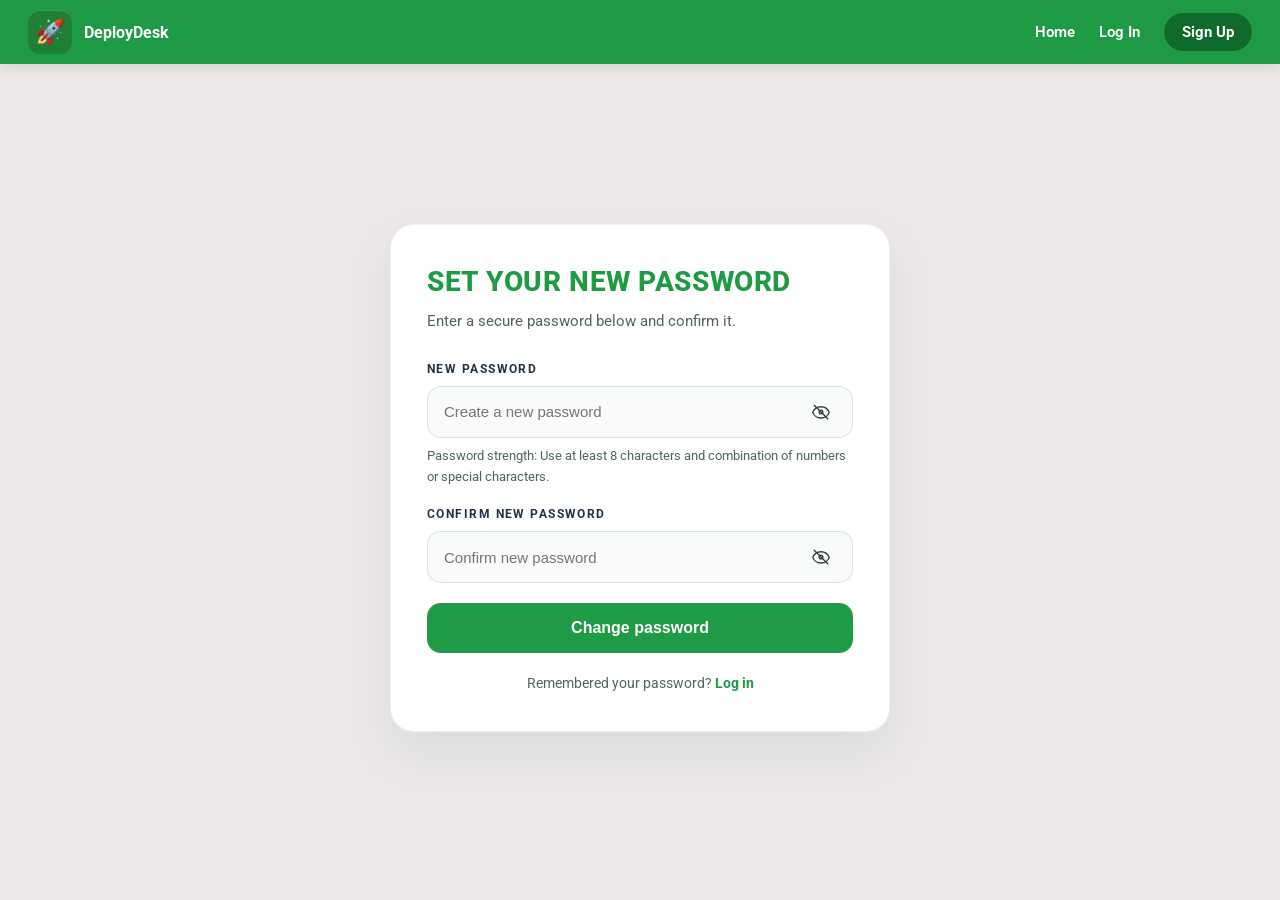
<file: public/confirmationpass.html>
<!DOCTYPE html>
<html lang="en">
<head>
  <meta charset="UTF-8"/>
  <meta name="viewport" content="width=device-width, initial-scale=1.0"/>
  <title>DeployDesk — Confirm New Password</title>
  <link href="https://fonts.googleapis.com/css2?family=Roboto:wght@400;500;700&display=swap" rel="stylesheet">
  <style>
    :root {
      --bg: #ece8e8;
      --surface: #ffffff;
      --primary: #1f9b45;
      --primary-dark: #137038;
      --text: #10281f;
      --muted: #516464;
      --border: rgba(31, 97, 59, 0.14);
      --input-bg: #f8fbf7;
      --success: #1f6f4d;
      --error: #9f2a2b;
      --surface-strong: #e6f2e9;
    }

    * { box-sizing: border-box; }
    body {
      margin: 0;
      min-height: 100vh;
      font-family: 'Roboto', Arial, sans-serif;
      background: var(--bg);
      color: var(--text);
    }

    .site-header {
      position: fixed;
      top: 0;
      left: 0;
      right: 0;
      z-index: 20;
      display: flex;
      align-items: center;
      justify-content: space-between;
      padding: 0 28px;
      height: 64px;
      background: #1f9b45;
      color: #fff;
      box-shadow: 0 3px 12px rgba(15, 77, 31, 0.12);
    }

    .site-brand {
      display: inline-flex;
      align-items: center;
      gap: 12px;
      text-decoration: none;
      color: #fff;
      font-weight: 700;
      font-size: 1rem;
    }

    .brand-mark {
      width: 44px;
      height: 44px;
      border-radius: 12px;
      background: #1f7f36;
      display: grid;
      place-items: center;
      box-shadow: inset 0 1px 0 rgba(255,255,255,0.16);
      font-size: 24px;
    }

    .site-nav {
      display: flex;
      align-items: center;
      gap: 24px;
    }

    .site-nav a {
      color: #fff;
      text-decoration: none;
      font-weight: 600;
      font-size: 0.95rem;
    }

    .site-nav .signup-btn {
      padding: 10px 18px;
      border-radius: 999px;
      background: #0f6b2c;
      color: #fff;
      font-weight: 700;
      text-decoration: none;
      transition: background .2s ease;
    }

    .site-nav .signup-btn:hover {
      background: #0d5926;
    }

    .page-shell {
      display: grid;
      place-items: center;
      min-height: 100vh;
      padding: 96px 24px 40px;
    }

    .card {
      width: min(500px, 100%);
      background: var(--surface);
      border-radius: 24px;
      box-shadow: 0 22px 45px rgba(31, 97, 59, 0.08);
      padding: 40px 36px;
      border: 1px solid rgba(31, 97, 59, 0.08);
    }

    .card-title {
      margin: 0 0 10px;
      font-size: 28px;
      letter-spacing: 0.02em;
      font-weight: 800;
      text-transform: uppercase;
      color: var(--primary);
    }

    .card-copy {
      margin: 0 0 28px;
      color: var(--muted);
      line-height: 1.75;
      font-size: 15px;
    }

    .form-group {
      margin-bottom: 20px;
    }

    .form-group label {
      display: block;
      margin-bottom: 10px;
      font-size: 12px;
      font-weight: 700;
      letter-spacing: 0.12em;
      text-transform: uppercase;
      color: #243447;
    }

    .form-input {
      width: 100%;
      min-height: 52px;
      padding: 0 16px;
      border-radius: 14px;
      border: 1px solid var(--border);
      background: var(--input-bg);
      font-size: 15px;
      color: #18212f;
      outline: none;
      transition: border-color .2s ease, box-shadow .2s ease;
    }

    .password-wrapper {
      position: relative;
    }

    .toggle-visibility {
      position: absolute;
      top: 50%;
      right: 14px;
      transform: translateY(-50%);
      border: none;
      background: transparent;
      color: #2d3e3c;
      cursor: pointer;
      width: 36px;
      height: 36px;
      padding: 0;
      display: flex;
      align-items: center;
      justify-content: center;
    }
    .toggle-visibility svg {
      width: 18px;
      height: 18px;
    }

    .form-input:focus {
      border-color: rgba(31, 153, 69, .45);
      box-shadow: 0 0 0 4px rgba(31, 153, 69, .12);
    }

    .helper-text {
      margin: 8px 0 0;
      font-size: 13px;
      color: var(--muted);
      line-height: 1.6;
    }

    .feedback {
      min-height: 32px;
      margin-bottom: 18px;
      font-size: 14px;
      line-height: 1.5;
      border-radius: 14px;
      padding: 14px 16px;
      display: none;
    }
    .feedback.error { color: var(--error); background: #fff2f2; border: 1px solid rgba(159, 42, 43, 0.18); }
    .feedback.success { color: var(--success); background: #ecf7f0; border: 1px solid rgba(31, 111, 77, 0.18); }

    .btn {
      width: 100%;
      border: none;
      border-radius: 14px;
      padding: 16px 18px;
      background: var(--primary);
      color: #fff;
      font-size: 16px;
      font-weight: 700;
      cursor: pointer;
      transition: background .2s ease, transform .15s ease;
    }
    .btn:hover { background: var(--primary-dark); }
    .btn:active { transform: translateY(1px); }

    .footer-copy {
      margin-top: 22px;
      font-size: 14px;
      color: var(--muted);
      text-align: center;
    }
    .footer-copy a {
      color: var(--primary);
      font-weight: 700;
      text-decoration: none;
    }

    @media (max-width: 520px) {
      .card { padding: 32px 24px; }
    }
  </style>
</head>
<body>
  <header class="site-header">
    <a href="index.html" class="site-brand">
      <span class="brand-mark">🚀</span>
      DeployDesk
    </a>
    <nav class="site-nav">
      <a href="index.html">Home</a>
      <a href="login.html">Log In</a>
      <a href="signup.html" class="signup-btn">Sign Up</a>
    </nav>
  </header>
  <main class="page-shell">
    <section class="card">
      <h1 class="card-title">Set your new password</h1>
      <p class="card-copy">Enter a secure password below and confirm it. </p>

      <div class="feedback error" id="pwdError"></div>
      <div class="feedback success" id="pwdSuccess"></div>

      <div class="form-group">
        <label for="newPassword">New password</label>
        <div class="password-wrapper">
          <input type="password" id="newPassword" class="form-input" placeholder="Create a new password" autocomplete="new-password" oninput="checkStrength()" />
          <button type="button" class="toggle-visibility" onclick="togglePassword('newPassword', this)" aria-label="Toggle visibility">
            <svg viewBox="0 0 24 24" fill="none" stroke="currentColor" stroke-width="1.8" stroke-linecap="round" stroke-linejoin="round"><path d="M12 5C7 5 2.73 8.11 1 12.5c1.73 4.39 6 7.5 11 7.5s9.27-3.11 11-7.5C21.27 8.11 17 5 12 5z"/><circle cx="12" cy="12" r="2.5"/><path d="M3 3l18 18"/></svg>
          </button>
        </div>
        <p class="helper-text">Password strength: Use at least 8 characters and combination of numbers or special characters.</p>
      </div>

      <div class="form-group">
        <label for="confirmPassword">Confirm new password</label>
        <div class="password-wrapper">
          <input type="password" id="confirmPassword" class="form-input" placeholder="Confirm new password" autocomplete="new-password" />
          <button type="button" class="toggle-visibility" onclick="togglePassword('confirmPassword', this)" aria-label="Toggle visibility">
            <svg viewBox="0 0 24 24" fill="none" stroke="currentColor" stroke-width="1.8" stroke-linecap="round" stroke-linejoin="round"><path d="M12 5C7 5 2.73 8.11 1 12.5c1.73 4.39 6 7.5 11 7.5s9.27-3.11 11-7.5C21.27 8.11 17 5 12 5z"/><circle cx="12" cy="12" r="2.5"/><path d="M3 3l18 18"/></svg>
          </button>
        </div>
      </div>

      <button class="btn" onclick="submitNewPassword()">Change password</button>

      <div class="footer-copy">Remembered your password? <a href="login.html">Log in</a></div>
    </section>
  </main>

  <script>
    var eyeOpen = '<svg viewBox="0 0 24 24" fill="none" stroke="currentColor" stroke-width="1.8" stroke-linecap="round" stroke-linejoin="round"><path d="M12 5C7 5 2.73 8.11 1 12.5c1.73 4.39 6 7.5 11 7.5s9.27-3.11 11-7.5C21.27 8.11 17 5 12 5z"/><circle cx="12" cy="12" r="2.5"/></svg>';
    var eyeClosed = '<svg viewBox="0 0 24 24" fill="none" stroke="currentColor" stroke-width="1.8" stroke-linecap="round" stroke-linejoin="round"><path d="M12 5C7 5 2.73 8.11 1 12.5c1.73 4.39 6 7.5 11 7.5s9.27-3.11 11-7.5C21.27 8.11 17 5 12 5z"/><circle cx="12" cy="12" r="2.5"/><path d="M3 3l18 18"/></svg>';

    function togglePassword(inputId, button) {
      var input = document.getElementById(inputId);
      if (!input) return;
      var isHidden = input.type === 'password';
      input.type = isHidden ? 'text' : 'password';
      button.innerHTML = isHidden ? eyeOpen : eyeClosed;
    }

    function checkStrength() {
      var value = document.getElementById('newPassword').value;
      var helper = document.querySelector('.helper-text');
      if (value.length > 0 && value.length < 8) {
        helper.textContent = 'Password is too short. Use at least 8 characters.';
        helper.style.color = '#8c1b1b';
      } else {
        helper.textContent = 'Password strength: Use at least 8 characters. Don’t use a password from another site, or something too obvious like your pet’s name.';
        helper.style.color = '';
      }
    }

    // ⚡ FIX: Connect to the backend API to actually change the password
    async function submitNewPassword() {
      var pwd = document.getElementById('newPassword').value; 
      var confirm = document.getElementById('confirmPassword').value; 
      var err = document.getElementById('pwdError');
      var succ = document.getElementById('pwdSuccess');
      
      err.style.display = 'none';
      succ.style.display = 'none';

      if (!pwd || !confirm) {
        err.textContent = 'Please enter and confirm your new password.';
        err.style.display = 'block';
        return;
      }
      if (pwd.length < 8) {
        err.textContent = 'Your password must be at least 8 characters long.';
        err.style.display = 'block';
        return;
      }
      if (pwd !== confirm) {
        err.textContent = 'The passwords do not match. Please try again.';
        err.style.display = 'block';
        return;
      }

      const params = new URLSearchParams(window.location.search);
      const token = params.get('token');

      if (!token) {
        err.textContent = 'Invalid or missing reset token. Please request a new link from the login page.';
        err.style.display = 'block';
        return;
      }

      try {
        const response = await fetch('https://backend-88na.onrender.com/api/reset-password', {
            method: 'POST', 
            headers: { 'Content-Type': 'application/json' },
            body: JSON.stringify({ token: token, newPassword: pwd })
        });
        
        const data = await response.json();

        if (data.success) {
            succ.textContent = 'Your password has been updated successfully! Redirecting to login...';
            succ.style.display = 'block';
            document.getElementById('newPassword').value = '';
            document.getElementById('confirmPassword').value = '';
            
            setTimeout(() => { window.location.href = 'login.html'; }, 2000);
        } else {
            err.textContent = data.message || 'Failed to update password. The link may have expired.';
            err.style.display = 'block';
        }
      } catch (error) {
        err.textContent = 'Server connection error. Please try again later.';
        err.style.display = 'block';
      }
    }
  </script>
</body>
</html>
</file>
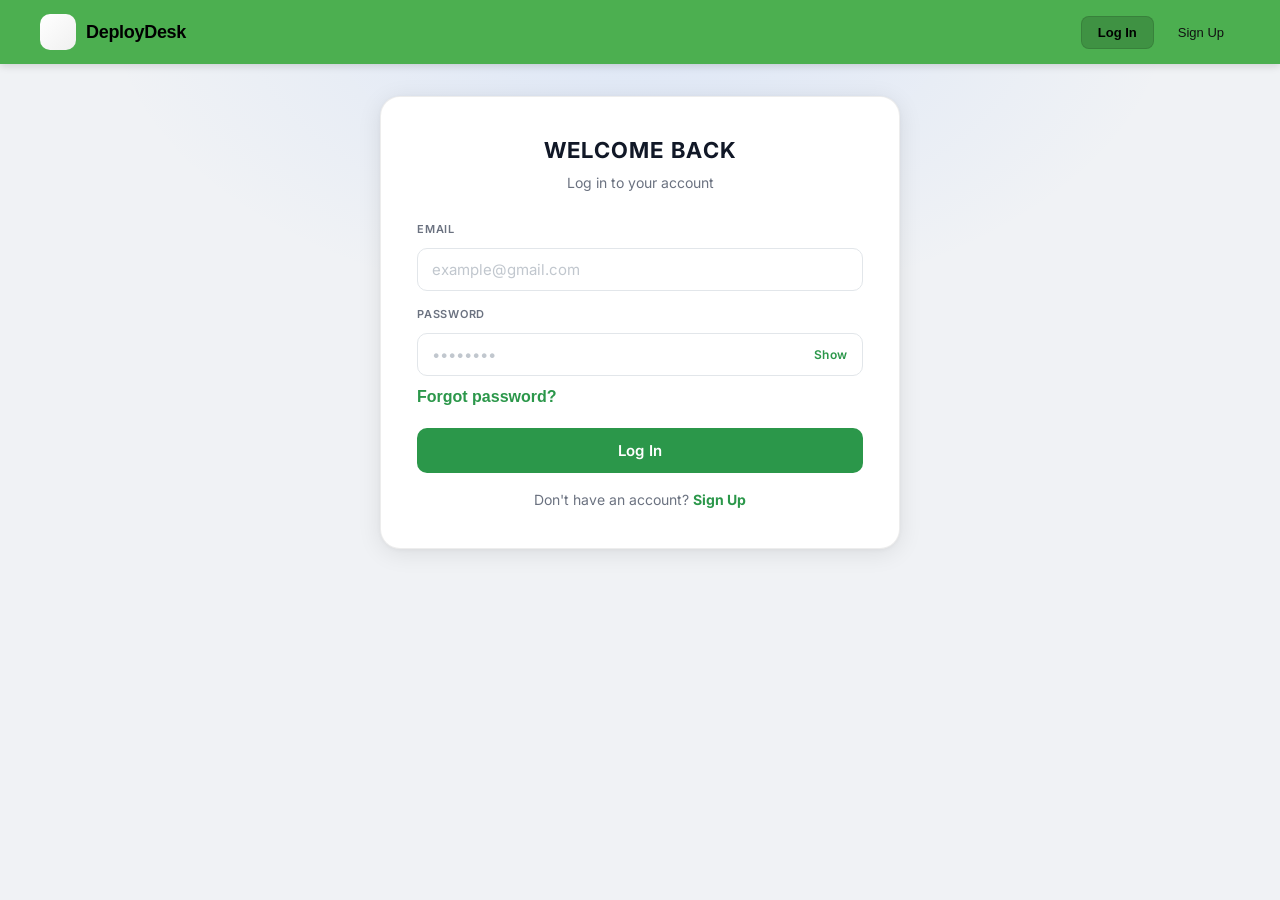
<file: public/dashboard.html>
<!DOCTYPE html>
<html lang="en">
<head>
  <meta charset="UTF-8"/>
  <meta name="viewport" content="width=device-width, initial-scale=1.0"/>
  <title>DeployDesk — Member Dashboard</title>
  <link href="https://fonts.googleapis.com/css2?family=Syne:wght@400;500;600;700;800&family=DM+Sans:ital,wght@0,300..600;1,300..600&display=swap" rel="stylesheet"/>
  <link rel="stylesheet" href="styles.css">
  <style>
    .notif-item { padding: 16px; border: 1px solid var(--border); border-radius: 8px; margin-bottom: 10px; display: flex; gap: 14px; align-items: flex-start; background: #fff; }
    .notif-item.unread { border-left: 4px solid var(--green); background: #fcfcfc; }
    .notif-icon { font-size: 20px; }
    .notif-text { font-size: 14px; color: var(--text1); line-height: 1.5; }
    .notif-time { font-size: 11px; color: var(--text3); margin-top: 4px; }
    
    table { width: 100%; border-collapse: collapse; font-size: 14px; }
    th { text-align: left; padding: 12px; border-bottom: 2px solid var(--border); color: var(--text3); font-size: 11px; text-transform: uppercase; letter-spacing: 0.05em; }
    td { padding: 14px 12px; border-bottom: 1px solid var(--border); vertical-align: middle; }
    .hover-table tbody tr:hover { background: rgba(27,163,84,0.05); }
    .status { padding: 4px 10px; border-radius: 99px; font-size: 11px; font-weight: 700; text-transform: uppercase; letter-spacing: 0.05em; }
    .s-pending { background: #fff3cd; color: #856404; border: 1px solid #ffeeba; }

    /* Service Tracking Cards CSS */
    .service-card { background: #fff; border: 1.5px solid var(--border); border-radius: 12px; padding: 20px; margin-bottom: 16px; transition: all 0.2s; }
    .service-card:hover { box-shadow: 0 4px 16px rgba(0,0,0,0.1); border-color: var(--green); }
    .service-card-header { display: flex; justify-content: space-between; align-items: start; margin-bottom: 16px; }
    .service-card-title { font-family: 'Syne', sans-serif; font-size: 16px; font-weight: 700; color: var(--text1); margin: 0; }
    .service-card-meta { display: grid; grid-template-columns: 1fr 1fr; gap: 16px; margin-bottom: 16px; }
    .service-meta-item { display: flex; flex-direction: column; }
    .service-meta-label { font-size: 11px; font-weight: 700; color: var(--text2); text-transform: uppercase; letter-spacing: 0.05em; margin-bottom: 6px; }
    .service-meta-value { font-size: 14px; color: var(--text1); font-weight: 600; }
    .service-card-description { padding: 12px; background: #f4f4f4; border-radius: 8px; border-left: 4px solid var(--green); font-size: 13px; color: var(--text1); line-height: 1.6; margin-bottom: 16px; }
    .status-badge { display: inline-block; padding: 6px 12px; border-radius: 20px; font-size: 12px; font-weight: 700; text-transform: uppercase; margin-left: 8px; }
    .form-input { border: 1px solid var(--border); border-radius: 8px; outline: none; transition: 0.2s; font-family: 'Arial', sans-serif; }
    .form-input:focus { border-color: var(--green); }
  </style>
  <style>
    /* Force inactive tabs to completely vanish */
    .sub-page:not(.active) { display: none !important; }
  </style>
</head>
<body>

  <div class="app-shell">
    
    <aside class="sidebar">
      <div class="sb-logo" onclick="goTo('landing')">
        <div class="logo">
          <div class="logo-icon" style="width:32px;height:32px;font-size:15px;">🚀</div>
          <div class="logo-text" style="font-size:16px;">DeployDesk</div>
        </div>
      </div>

      <div class="sb-user">
        <div class="sb-av">👤</div>
        <div class="sb-uinfo">
          <div class="sb-uname" id="sbName">Loading...</div>
          <div class="sb-urole">ORG MEMBER</div>
        </div>
      </div>

      <nav class="sb-nav" style="display: flex; flex-direction: column; flex: 1;">
  <div class="sb-sec-label">My Workspace</div>
  <div class="sb-item active" id="snav-home" onclick="goSub('home')">
    <span class="sb-icon">🏠</span>Dashboard
  </div>
  <div class="sb-item" id="snav-calendar" onclick="goSub('calendar')">
    <span class="sb-icon">📆</span> Org Calendar
  </div>
  <div class="sb-item" id="snav-schedule" onclick="goSub('schedule')">
    <span class="sb-icon">📅</span>My Schedule
  </div>
  
  <div class="sb-item" id="snav-services" onclick="goSub('services')">
    <span class="sb-icon">🛠️</span>Service Tasks
  </div>

  <div class="sb-item" id="snav-notif" onclick="goSub('notif')">
    <span class="sb-icon">🔔</span>Notifications <span id="notifBadge" style="background:red;color:white;border-radius:50%;padding:2px 6px;font-size:10px;display:none;">!</span>
  </div>
  
  <div class="sb-sec-label" id="adminNavSec" style="display:none; margin-top:20px;">Administrative Portal</div>
  <div class="sb-item" id="snav-roster" onclick="goSub('roster')" style="display:none;">
    <span class="sb-icon">📋</span>Roster Selection
  </div>
  
  <div class="sb-sec-label" style="margin-top: 20px;">Account</div>
  <div class="sb-item" onclick="window.location.href='profile.html'">
    <span class="sb-icon">⚙️</span>Profile Settings
  </div>

  <div class="sb-item" onclick="doLogout()" style="margin-top: auto; margin-bottom: 20px;">
    <span class="sb-icon">🚪</span>Log Out
  </div>
</nav>
    </aside>

    <div class="sb-main">
      <header class="topbar">
        <div>
          <div class="tb-title" id="subPageTitle">Member Workspace</div>
          <div class="tb-sub" id="subPageSub">Manage incoming requests and your availability</div>
        </div>
      </header>

      <div class="sub-page active" id="sp-home" style="display: flex; flex-direction: column; height: 100%;">
        <div class="page-body" style="display: flex; flex-direction: column; height: 100%; padding-bottom: 20px; overflow-y: auto;">

          <div class="stats-row" style="margin-bottom: 24px; flex-shrink: 0;">
            <div class="stat-card sc-blue">
              <div class="stat-label">My Assigned Events</div>
              <div class="stat-value" id="statMyAssigned">0</div>
              <div class="stat-icon">✅</div>
            </div>
            <div class="stat-card sc-orange">
              <div class="stat-label">Pending Matches</div>
              <div class="stat-value" id="statMyPending">0</div>
              <div class="stat-icon">⚡</div>
            </div>
          </div>

          <div style="display:flex; justify-content:space-between; align-items:flex-start; flex-wrap: wrap; gap: 15px; margin-bottom: 24px; flex-shrink: 0;">
              <div style="flex: 1; min-width: 280px;">
                  <h3 style="font-family: 'Arial', sans-serif; color: var(--green); margin-bottom: 12px; display: flex; align-items: center; gap: 8px;">
                      📥 Incoming Coverage Requests
                  </h3>
                  <div id="ccaaTasks" style="max-height: 300px; overflow-y: auto;">
                      <div style="background: #fff; border: 1px dashed var(--border); border-radius: 12px; padding: 30px; text-align: center; color: var(--text3);">
                          Loading incoming requests...
                      </div>
                  </div>
              </div>

              <div class="card" style="flex: 1; min-width: 280px;">
                  <div class="card-header">
                      <div class="card-title">My Event Schedule</div>
                      <div style="font-size:12px; color:var(--text3);">Events you have accepted or been officially assigned to cover.</div>
                  </div>
                  <div id="myAssignedTasks" style="padding: 0 24px 24px 24px; max-height: 300px; overflow-y: auto;">
                      Loading your tasks...
                  </div>
              </div>
          </div>

          <div class="dash-three-col" style="flex: 1; min-height: 350px;">
      
            <div class="dash-col">
              <div class="dash-col-header" style="display:flex; justify-content:space-between; align-items:flex-start;">
                <h3>📅 Upcoming Events</h3>
                <span class="dash-col-meta" id="evtSortLabel">ranked by proximity</span>
              </div>
              <div class="dash-col-controls">
                <select id="evtSort" onchange="renderUpcomingEvents()">
                  <option value="proximity">Sort: Proximity</option>
                  <option value="name">Sort: Name</option>
                  <option value="status">Sort: Status</option>
                </select>
                <select id="evtFilter" onchange="renderUpcomingEvents()">
                  <option value="all">All Status</option>
                  <option value="Approved">Approved</option>
                  <option value="Pending">Pending</option>
                </select>
              </div>
              <div class="dash-col-body" id="upcomingEventsBody">
                </div>
            </div>
      
            <div class="dash-col">
              <div class="dash-col-header" style="display:flex; justify-content:space-between; align-items:flex-start;">
                <h3>✅ Approved Requests</h3>
                <span class="dash-col-meta" id="reqSortLabel">newest to oldest</span>
              </div>
              <div class="dash-col-controls">
                <select id="reqSort" onchange="renderApprovedRequests()">
                  <option value="newest">Sort: Newest</option>
                  <option value="oldest">Sort: Oldest</option>
                  <option value="name">Sort: Name</option>
                </select>
                <input type="text" id="reqSearch" placeholder="Search..." oninput="renderApprovedRequests()" style="flex:1; min-width:80px;" />
              </div>
              <div class="dash-col-body" id="approvedRequestsBody">
                </div>
            </div>
      
            <div class="dash-col">
              <div class="dash-col-header" style="display:flex; justify-content:space-between; align-items:center;">
                <h3>⚡ Member Workload</h3>
                <span class="workload-role-tag" id="memberRoleTag">Member</span>
              </div>
              <div class="dash-col-controls">
                <select id="taskFilter" onchange="renderMemberWorkload()">
                  <option value="all">All Tasks</option>
                  <option value="due-soon">Due Soon (≤3 days)</option>
                </select>
                <select id="taskSort" onchange="renderMemberWorkload()">
                  <option value="due">Sort: Due Date</option>
                  <option value="name">Sort: Name</option>
                </select>
              </div>
              <div class="dash-col-body" id="memberWorkloadBody">
                </div>
            </div>
      
          </div>

        </div>
      </div>
      
      <div class="sub-page" id="sp-services">
        <div class="page-body">
          <div class="card" style="padding: 24px;">
            <div style="margin-bottom: 24px;">
              <div class="card-title" style="margin-bottom: 4px; border: none; padding-bottom: 0;">Assigned Service Tasks</div>
              <div style="font-size: 12px; color: var(--text3);">Update the live tracking status of events you are officially covering.</div>
            </div>

            <div id="memberServiceTasksList">
              <div style="text-align:center; padding: 40px 20px; color: var(--text3);">
                <div style="font-size: 48px; margin-bottom: 12px;">⏳</div>
                <div style="font-size: 14px;">Loading your assigned tasks...</div>
              </div>
            </div>
            
          </div>
        </div>
      </div>
      
      <div class="sub-page" id="sp-calendar">
        <div class="page-body">
          <div class="card" style="padding: 24px;">
            <div style="display:flex; justify-content:space-between; align-items:flex-start; flex-wrap: wrap; gap: 15px;">
                
                <div>
                    <div class="card-title" style="margin-bottom:4px; padding-bottom:0; border:none;">Organization Calendar</div>
                    <div style="font-size:12px; color:var(--text3); margin-bottom: 12px;">View all officially approved upcoming events and coverage assignments.</div>
                    
                    <div style="display:flex; gap:16px; font-size:11px; font-weight:700; color:var(--text3);">
                        <span style="display:flex; align-items:center; gap:6px;"><span style="width:10px;height:10px;background:var(--green);border-radius:2px;"></span> APPROVED EVENTS ONLY</span>
                    </div>
                </div>

                <div style="display:flex; align-items:center; gap:14px; background:var(--bg2); padding:6px 12px; border-radius:8px; border:1px solid var(--border);">
                    <button class="btn btn-sm" style="background:#fff; border:1px solid var(--border); color:var(--text1); padding: 8px 16px; border-radius: 6px; cursor: pointer;" onclick="changeCalMonth(-1)">◀</button>
                    <strong id="calendarMonthYear" style="min-width:130px; text-align:center; font-family:'Syne', sans-serif; font-size:15px; color:var(--green);">Loading...</strong>
                    <button class="btn btn-sm" style="background:#fff; border:1px solid var(--border); color:var(--text1); padding: 8px 16px; border-radius: 6px; cursor: pointer;" onclick="changeCalMonth(1)">▶</button>
                </div>
            </div>
            
            <div style="overflow-x: auto; margin-top: 24px;">
              <div id="calendarGrid" class="calendar-grid" style="min-width: 700px; border: none; margin-top: 0;"></div>
            </div>
            
          </div>
        </div>
      </div>

      <div class="sub-page" id="sp-schedule">
        <div class="page-body">
          <div class="card">
            <div class="card-header" style="display:flex; justify-content:space-between; align-items:center;">
              <div>
                <div class="card-title">My Weekly Availability</div>
                <div style="font-size:12px; color:var(--text3); margin-top:4px;">
                  Click and drag to mark the times you are <strong>BUSY</strong>. 
                </div>
              </div>
              
              <!-- ⚡ The Save Button is Back -->
              <button class="btn" style="padding: 10px 20px; background: #32ac54; color: white; border: none; border-radius: 8px; font-weight: 600; cursor: pointer; transition: 0.2s; box-shadow: 0 4px 10px rgba(27,163,84,0.2);" onmouseover="this.style.background='#1e9148'" onmouseout="this.style.background='#32ac54'" onclick="saveMySchedule()">Save Schedule</button>
              
            </div>
            <div style="overflow-x:auto;">
              <table class="isched">
                <thead>
                  <tr><th>Time</th><th>Monday</th><th>Tuesday</th><th>Wednesday</th><th>Thursday</th><th>Friday</th><th>Saturday</th></tr>
                </thead>
                <tbody id="myScheduleBody"></tbody>
              </table>
            </div>
          </div>
        </div>
      </div>

      <div class="sub-page" id="sp-notif">
       <div class="page-body">
        <div class="card">
         <div class="card-header" style="display: flex; justify-content: space-between; align-items: center;">
          <div class="card-title">My Notifications</div>
          <button class="btn btn-outline btn-sm" style="padding: 6px 12px; font-size: 12px; border-radius: 6px; cursor: pointer;" onclick="markAllNotifsRead()">Mark All as Read</button>
         </div>
         <div id="notifList" style="padding: 0 24px 24px 24px;">
             <div style="text-align:center; padding: 20px; color: var(--text3);">Loading notifications...</div>
           </div>
         </div>
       </div>
      </div>

      <div class="sub-page" id="sp-roster">
        <div class="page-body">
          <div class="card">
            <div class="card-header">
              <div class="card-title">Pending Roster Selection</div>
              <div style="font-size:12px; color:var(--text3);">Select the best members who have accepted the tasks, and forward the final roster to the Admin.</div>
            </div>
            <div style="overflow-x:auto; padding: 0 24px 24px 24px;">
              <table class="hover-table">
                <thead>
                  <tr>
                      <th>Event Name</th>
                      <th>Requester</th>
                      <th>Date & Time</th>
                      <th>Status</th>
                  </tr>
                </thead>
                <tbody id="adminRosterBody">
                  <tr><td colspan="4" style="text-align:center; padding: 20px; color:var(--text3);">Loading roster queue...</td></tr>
                </tbody>
              </table>
            </div>
          </div>
        </div>
      </div>

    </div>
  </div>
  
  <div class="toast-wrap" id="toastWrap"></div>
  <script src="app.js"></script>
</body>


<script id="PATCH_SCRIPT">
// ============================================================================
// 1. SERVICE TASK PAGINATION
// ============================================================================
window.currentServicePage = 1;
window.assignedServiceTasks = [];

window.changeServicePage = function(direction) {
    window.currentServicePage += direction;
    renderServiceTasksPage();
};

window.renderServiceTasksPage = function() {
    const memberServiceList = document.getElementById('memberServiceTasksList');
    if (!memberServiceList) return;

    const tasks = window.assignedServiceTasks || [];
    const itemsPerPage = 5;
    const totalPages = Math.ceil(tasks.length / itemsPerPage) || 1;

    // Boundary limits
    if (window.currentServicePage > totalPages) window.currentServicePage = totalPages;
    if (window.currentServicePage < 1) window.currentServicePage = 1;

    // Slice array for current page
    const startIndex = (window.currentServicePage - 1) * itemsPerPage;
    const endIndex = startIndex + itemsPerPage;
    const pageTasks = tasks.slice(startIndex, endIndex);

    if (pageTasks.length > 0) {
        let serviceHtml = '';
        pageTasks.forEach(t => {
            const realEvent = window.cachedEvents ? window.cachedEvents.find(ev => ev.id === t.event_id) : null;
            
            const rawStat = t.service_status || (realEvent ? realEvent.service_status : null) || '';
            const currentStat = rawStat.toString().trim().toLowerCase();
            
            const rawDate = t.posting_date || (realEvent ? realEvent.posting_date : null);
            const currentDate = rawDate ? new Date(rawDate).toISOString().split('T')[0] : '';
            
            let badgeColor = '#f4f4f4', badgeText = '#888', badgeLabel = 'AWAITING STATUS';
            if (currentStat === 'upcoming') { badgeColor = '#ffe6cc'; badgeText = '#cc6600'; badgeLabel = 'Upcoming'; }
            else if (currentStat === 'pending') { badgeColor = '#fff3cd'; badgeText = '#856404'; badgeLabel = 'Pending'; }
            else if (currentStat === 'ongoing') { badgeColor = '#e2f0ff'; badgeText = '#0066cc'; badgeLabel = 'Ongoing'; }
            else if (currentStat === 'completed') { 
                badgeColor = '#d4edda'; badgeText = '#155724'; 
                const pDate = rawDate ? new Date(rawDate).toLocaleDateString() : 'TBD';
                badgeLabel = `Completed - To be posted on ${pDate}`; 
            }
            
            serviceHtml += `
            <div class="service-card" style="background: #fff; border: 1.5px solid #e0e0e0; border-radius: 12px; padding: 20px; margin-bottom: 16px;">
              <div class="service-card-header" style="display: flex; justify-content: space-between; align-items: start; margin-bottom: 16px;">
                <div>
                  <h3 class="service-card-title" style="margin:0; font-size:16px;">${t.title}</h3>
                  <div style="font-size: 12px; color: #555555; margin-top: 4px;">Role: ${t.required_role}</div>
                </div>
                <span class="status-badge" style="background: ${badgeColor}; color: ${badgeText}; font-weight: bold; padding: 4px 10px; border-radius: 99px; font-size: 11px; text-transform: uppercase;">${badgeLabel}</span>
              </div>
              
              <div class="service-card-meta" style="display: grid; grid-template-columns: 1fr 1fr; gap: 16px; margin-bottom: 16px;">
                <div class="service-meta-item">
                  <div class="service-meta-label" style="font-size: 11px; font-weight: 700; color: #555; text-transform: uppercase;">Event Date & Time</div>
                  <div class="service-meta-value" style="font-size: 14px; color: #111; font-weight: 600;">${new Date(t.event_date).toLocaleDateString()} • ${t.start_time}</div>
                </div>
                <div class="service-meta-item">
                  <div class="service-meta-label" style="font-size: 11px; font-weight: 700; color: #555; text-transform: uppercase;">Venue</div>
                  <div class="service-meta-value" style="font-size: 14px; color: #111; font-weight: 600;">${t.venue}</div>
                </div>
              </div>

              <div style="margin-top: 20px; padding-top: 16px; border-top: 1px dashed #e0e0e0;">
                <div class="service-meta-label" style="margin-bottom: 12px; color: #1BA354; font-weight: bold; font-size: 12px; text-transform: uppercase;">Update Progress Status</div>
                <div style="display: flex; gap: 12px; align-items: center; flex-wrap: wrap;">
                  
                  <select id="svc_status_${t.event_id}" class="form-input" style="width: auto; min-height: 40px; padding: 8px 14px; font-size: 13px; border: 1px solid #e0e0e0; border-radius: 8px;" onchange="togglePostingDate(this)">
                    <option value="" ${!currentStat ? 'selected' : ''} disabled>-- Select Status --</option>
                    <option value="upcoming" ${currentStat === 'upcoming' ? 'selected' : ''}>Upcoming</option>
                    <option value="pending" ${currentStat === 'pending' ? 'selected' : ''}>Pending</option>
                    <option value="ongoing" ${currentStat === 'ongoing' ? 'selected' : ''}>Ongoing</option>
                    <option value="completed" ${currentStat === 'completed' ? 'selected' : ''}>Completed</option>
                  </select>
                  
                  <div class="posting-date-container" style="display: ${currentStat === 'completed' ? 'flex' : 'none'}; align-items: center; gap: 8px;">
                      <span style="font-size: 12px; color: #555; font-weight: 700; text-transform: uppercase;">Posting Date:</span>
                      <input type="date" id="svc_date_${t.event_id}" value="${currentDate}" class="form-input" style="width: auto; min-height: 40px; padding: 8px 14px; font-size: 13px; border: 1px solid #e0e0e0; border-radius: 8px;">
                  </div>

                  <button style="padding: 10px 18px; background-color: #1BA354; color: #ffffff; border: none; border-radius: 8px; font-weight: bold; cursor: pointer; box-shadow: 0 2px 4px rgba(27,163,84,0.2);" onclick="updateServiceStatus(${t.event_id})">Save Update</button>
                </div>
              </div>
            </div>`;
        });

        // Pagination buttons
        serviceHtml += `
        <div style="display:flex; justify-content:center; align-items:center; gap: 16px; margin-top: 24px; padding-top: 16px; border-top: 1px dashed var(--border);">
            <button class="btn btn-outline" style="padding: 8px 16px; font-size:13px; background:transparent; border:1px solid var(--border); color:var(--text1); cursor: ${window.currentServicePage <= 1 ? 'not-allowed' : 'pointer'}; opacity: ${window.currentServicePage <= 1 ? '0.4' : '1'};" ${window.currentServicePage <= 1 ? 'disabled' : ''} onclick="changeServicePage(-1)">◀ Previous</button>
            <span style="font-size:13px; font-weight:700; color:var(--text2);">Page ${window.currentServicePage} of ${totalPages}</span>
            <button class="btn btn-outline" style="padding: 8px 16px; font-size:13px; background:transparent; border:1px solid var(--border); color:var(--text1); cursor: ${window.currentServicePage >= totalPages ? 'not-allowed' : 'pointer'}; opacity: ${window.currentServicePage >= totalPages ? '0.4' : '1'};" ${window.currentServicePage >= totalPages ? 'disabled' : ''} onclick="changeServicePage(1)">Next ▶</button>
        </div>`;

        memberServiceList.innerHTML = serviceHtml;
    } else {
        memberServiceList.innerHTML = `
          <div style="text-align:center; padding: 40px 20px; color: var(--text3);">
            <div style="font-size: 48px; margin-bottom: 12px;">✅</div>
            <div style="font-size: 14px;">You have no active service tasks to update.</div>
          </div>`;
    }
};

// ============================================================================
// 2. BULLETPROOF SCHEDULE SAVE & LOAD
// ============================================================================
window.saveMySchedule = async function() {
    const btn = document.querySelector('button[onclick="saveMySchedule()"]');
    if (btn) btn.innerText = '⏳ Saving...';
    
    const currentUser = JSON.parse(localStorage.getItem('dd_currentUser'));
    if(!currentUser) return;

    window.mySchedule = {}; 
    let arrSchedule = [];
    
    document.querySelectorAll('.isched-cell.busy').forEach(cell => {
        const day = cell.getAttribute('data-day');
        const hour = cell.getAttribute('data-hour');
        window.mySchedule[`${day}-${hour}`] = true;
        
        // Let's ensure the array format is exactly what the backend wants
        arrSchedule.push({ 
            day_of_week: parseInt(day), 
            hour_of_day: parseInt(hour),
            day: parseInt(day),
            hour: parseInt(hour)
        });
    });

    const payload = { 
        userId: currentUser.id, 
        schedule: window.mySchedule,
        schedule_array: arrSchedule,
        schedule_str: JSON.stringify(window.mySchedule) 
    };
    
    // 🔍 Tracker 1: See exactly what we are sending to the server
    console.log("📤 [DEBUG] Sending this payload to server:", payload);

    try {
        const data = await apiFetch('/schedule', {
            method: 'POST',
            body: JSON.stringify(payload)
        });
        
        // 🔍 Tracker 2: See what the server says after we hit save
        console.log("📥 [DEBUG] Server response after save:", data);
        
        if(data && data.success) {
            showToast('Schedule saved successfully!', 'success');
            if (btn) btn.innerText = '✅ Saved!';
            setTimeout(() => { if (btn) btn.innerText = 'Save Schedule'; }, 2000);
        } else {
            showToast('Failed to save schedule', 'error');
            if (btn) btn.innerText = 'Save Schedule';
        }
    } catch(e) { 
        console.error("Save Error:", e);
        showToast('Server error', 'error'); 
        if (btn) btn.innerText = 'Save Schedule';
    }
};

window.loadSavedSchedule = async function() {
    const currentUser = JSON.parse(localStorage.getItem('dd_currentUser'));
    if(!currentUser) return;
    
    try {
        const data = await apiFetch(`/schedule/${currentUser.id}?_nocache=${Date.now()}`);
        
        // 🔍 Tracker 3: See exactly what the server sends back when we log in
        console.log("📥 [DEBUG] Raw Schedule Data from Server on load:", data);
        
        if(data && data.success) {
            window.mySchedule = {};
            
            let source = data.schedule || data.schedules || data.schedule_str || data.data;
            console.log("🔍 [DEBUG] Extracted schedule source to parse:", source);

            if (!source) {
                console.warn("⚠️ No schedule data was found in the server response.");
                return;
            }

            if (typeof source === 'string') {
                try { source = JSON.parse(source); } catch(e) { console.warn("Failed to parse string JSON"); }
            }
            
            if (Array.isArray(source)) {
                source.forEach(row => {
                    const d = row.day_of_week !== undefined ? row.day_of_week : row.day;
                    const h = row.hour_of_day !== undefined ? row.hour_of_day : row.hour;
                    if (d !== undefined && h !== undefined) window.mySchedule[`${d}-${h}`] = true;
                });
            } else if (typeof source === 'object') {
                Object.keys(source).forEach(key => {
                    if (source[key] === true || source[key] === 'true' || source[key] === 1) {
                        window.mySchedule[key] = true;
                    }
                });
            }

            console.log("✅ [DEBUG] Final parsed window.mySchedule applied to UI:", window.mySchedule);
            
            // Clear the grid first
            document.querySelectorAll('.isched-cell').forEach(c => c.classList.remove('busy'));

            // Paint the cells based on parsed data
            document.querySelectorAll('.isched-cell').forEach(cell => {
                const day = cell.getAttribute('data-day');
                const hour = cell.getAttribute('data-hour');
                
                if (window.mySchedule[`${day}-${hour}`]) {
                    cell.classList.add('busy');
                }
            });
        }
    } catch(e) {
        console.error("Schedule load error:", e);
    }
};
// ============================================================================
// 3. OVERRIDE: LOAD MEMBER OPPORTUNITIES (To bypass app.js)
// ============================================================================
window.loadMemberOpportunities = async function() {
    const currentUser = JSON.parse(localStorage.getItem('dd_currentUser'));
    if(!currentUser || (currentUser.role !== 'member' && currentUser.role !== 'administrative' && currentUser.role !== 'admin')) return;

    const container = document.getElementById('ccaaTasks');
    const acceptedContainer = document.getElementById('myAssignedTasks');
    const memberServiceList = document.getElementById('memberServiceTasksList');

    try {
        const data = await apiFetch(`/allocations/member/${currentUser.id}?_nocache=${Date.now()}`);

        if(data && data.success) {
            const pendingTasks = data.tasks
                .filter(t => t.status === 'notified' && (t.event_status === 'pending' || t.event_status === 'awaiting_initial_admin' || t.event_status === 'pending_admin'))
                .sort((a, b) => b.id - a.id); 
            
            const todayTs = new Date().setHours(0,0,0,0);
            
            const acceptedTasks = data.tasks.filter(t => {
                const taskDateTs = new Date(t.event_date).setHours(0,0,0,0);
                if (taskDateTs < todayTs) return false;
                if (t.event_status === 'approved') return t.status === 'assigned';
                if (t.event_status === 'rejected') return false; 
                if (t.event_status === 'pending_admin' || t.event_status === 'awaiting_initial_admin') return t.status === 'rostered' || t.status === 'assigned';
                return t.status === 'accepted' || t.status === 'assigned' || t.status === 'rostered';
            });

            window.MEMBER_WORKLOAD.role = currentUser.position || currentUser.role.toUpperCase();
            window.MEMBER_WORKLOAD.max = (window.algoRules && window.algoRules.maxWorkload) ? window.algoRules.maxWorkload : 10;
            
            const activeForWorkload = data.tasks.filter(t => {
                const taskDateTs = new Date(t.event_date).setHours(0,0,0,0);
                return taskDateTs >= todayTs && (t.status === 'assigned' || t.status === 'accepted');
            });
            
            window.MEMBER_WORKLOAD.current = activeForWorkload.length;
            window.MEMBER_WORKLOAD.tasks = activeForWorkload.map(t => {
                const d = new Date(t.event_date);
                return {
                    name: `Coverage: ${t.required_role || 'Member'}`,
                    event: t.title,
                    dueDate: d.toLocaleDateString('en-US', { month: 'short', day: 'numeric', year: 'numeric' }),
                    dueTs: d.getTime()
                };
            });
            
            if (typeof renderMemberWorkload === 'function') renderMemberWorkload();
            if(document.getElementById('statMyPending')) document.getElementById('statMyPending').textContent = pendingTasks.length;

            if(container) {
                if(pendingTasks.length > 0) {
                    let html = '';
                    pendingTasks.forEach(t => {
                        html += `
                        <div onclick="viewEventDetails(${t.event_id})" style="background:#fff; border:2px dashed var(--green); padding:20px; border-radius:12px; margin-bottom:16px; position:relative; overflow:hidden; box-shadow: 0 4px 15px rgba(0,0,0,0.03); cursor:pointer; transition:all 0.2s;" onmouseover="this.style.borderColor='var(--green-dark)'; this.style.transform='translateY(-2px)'" onmouseout="this.style.borderColor='var(--green)'; this.style.transform='translateY(0)'">
                            <div style="position:absolute; top:0; left:0; width:6px; height:100%; background:var(--green);"></div>
                            <div style="display:flex; justify-content:space-between; align-items:flex-start; flex-wrap: wrap; gap: 16px;">
                                <div>
                                    <div style="font-size:11px; font-weight:800; color:var(--green); text-transform:uppercase; margin-bottom:6px;">New Coverage Match</div>
                                    <strong style="color:var(--text1); font-size: 18px; font-family: 'Syne', sans-serif;">${t.title}</strong>
                                    <div style="margin-top:10px; font-size:13px; color:var(--text2); display:flex; flex-direction:column; gap:6px;">
                                        <span style="display: flex; align-items: center; gap: 8px;"><b>Date:</b> ${new Date(t.event_date).toLocaleDateString()} @ ${t.start_time}</span>
                                        <span style="display: flex; align-items: center; gap: 8px;"><b>Venue:</b> ${t.venue}</span>
                                        <span style="display: flex; align-items: center; gap: 8px; margin-top: 4px;"><b>Requested Role:</b> <span style="background: rgba(27,163,84,0.1); color: var(--green-dark); padding: 2px 8px; border-radius: 4px; font-weight: 700; font-size: 11px;">${t.required_role}</span></span>
                                    </div>
                                </div>
                                <div style="display:flex; flex-direction:column; gap: 8px; min-width: 140px;">
                                    <button class="btn btn-primary" style="padding:12px; width:100%; justify-content:center; font-size:13px;" onclick="event.stopPropagation(); acceptCcaaTask(${t.id})">✅ Accept Task</button>
                                    <button class="btn" style="background:transparent; border:1.5px solid #d02020; color:#d02020; padding:12px; width:100%; justify-content:center; font-size:13px;" onclick="event.stopPropagation(); declineCcaaTask(${t.id})">❌ Decline</button>
                                </div>
                            </div>
                        </div>`;
                    });
                    container.innerHTML = html;
                } else {
                    container.innerHTML = "<div style='background: #fff; border: 1px dashed var(--border); border-radius: 12px; padding: 30px; text-align: center; color: var(--text3);'><div>No new requests at the moment. You're all caught up!</div></div>";
                }
            }

            if(acceptedContainer) {
                if(acceptedTasks.length > 0) {
                    let html = '';
                    acceptedTasks.forEach(t => {
                        let badge = t.status === 'assigned' ? 
                            '<span style="background:#cce5ff; color:#004085; padding:4px 8px; border-radius:99px; font-size:10px; font-weight:bold;">✅ OFFICIALLY ASSIGNED</span>' : 
                            '<span style="background:#ffeeba; color:#856404; padding:4px 8px; border-radius:99px; font-size:10px; font-weight:bold;">⏳ AWAITING ADMIN</span>';
                        
                        html += `
                        <div onclick="viewEventDetails(${t.event_id})" style="background:#fff; border:1px solid var(--border); padding:16px; border-radius:8px; margin-bottom:10px; display:flex; justify-content:space-between; align-items:center; cursor:pointer; transition:all 0.2s;" onmouseover="this.style.borderColor='var(--green)'; this.style.transform='translateY(-2px)'" onmouseout="this.style.borderColor='var(--border)'; this.style.transform='translateY(0)'">
                            <div>
                                <strong style="color:var(--text1); font-size: 15px;">${t.title}</strong><br>
                                <span style="font-size:12px; color:var(--text3);">${new Date(t.event_date).toLocaleDateString()} @ ${t.start_time} • ${t.venue}</span><br>
                                <span style="font-size:12px; font-weight:700; color:var(--accent); display:inline-block; margin-top:4px;">My Role: ${t.required_role}</span>
                            </div>
                            <div>${badge}</div>
                        </div>`;
                    });
                    acceptedContainer.innerHTML = html;
                } else acceptedContainer.innerHTML = "<div style='padding:20px; text-align:center; color:var(--text3); font-size:14px;'>You haven't accepted any tasks yet.</div>";
            }

            if (memberServiceList) {
                window.assignedServiceTasks = data.tasks
                    .filter(t => t.status === 'assigned')
                    .sort((a, b) => b.event_id - a.event_id);
                renderServiceTasksPage();
            }

        }
    } catch(e) {
        console.error(e);
        if(container) container.innerHTML = "<div style='background:#fff; border:1px dashed var(--border); border-radius:12px; padding:30px; text-align:center; color:var(--text3);'>Waking up server... (Please wait up to 30s)</div>";
        if(acceptedContainer) acceptedContainer.innerHTML = "<div style='padding:20px; text-align:center; color:var(--text3); font-size:14px;'>Waking up server... (Please wait up to 30s)</div>";
    }
};

// ============================================================================
// 4. HELPER FUNCTIONS
// ============================================================================
function togglePostingDate(selectElement) {
    const container = selectElement.parentElement.querySelector('.posting-date-container');
    if (selectElement.value === 'completed') {
        container.style.display = 'flex';
    } else {
        container.style.display = 'none';
    }
}

function barColor(days) {
  if (days <= 3)  return "#e74c3c";
  if (days <= 7)  return "#e67e22";
  if (days <= 14) return "#f1c40f";
  return "#1ba354";
}
 
function renderUpcomingEvents() {
  const sort   = document.getElementById("evtSort")?.value   || "proximity";
  const filter = document.getElementById("evtFilter")?.value || "all";
  const label  = { proximity:"ranked by proximity", name:"sorted by name", status:"sorted by status" };
  const el = document.getElementById("evtSortLabel");
  if (el) el.textContent = label[sort];
 
  let data = [...(window.UPCOMING_EVENTS || [])];
  if (filter !== "all") data = data.filter(e => e.status === filter);
  if (sort === "name") data.sort((a,b) => a.name.localeCompare(b.name));
  else if (sort === "status") data.sort((a,b) => a.status.localeCompare(b.status));
  else data.sort((a,b) => a.daysLeft - b.daysLeft);
 
  const body = document.getElementById("upcomingEventsBody");
  if (!body) return;
  if (!data.length) { body.innerHTML = '<div style="text-align:center;color:#bbb;padding:20px;font-size:13px;">No events found.</div>'; return; }
 
  body.innerHTML = data.map((e, i) => `
    <div class="evt-item">
      <div class="evt-rank">#${i+1}</div>
      <div class="evt-info">
        <div class="evt-name">${e.name}</div>
        <div class="evt-date">${e.date} &nbsp;<span class="evt-badge ${e.status==='Approved'?'badge-approved':'badge-pending'}">${e.status}</span></div>
        <div class="evt-bar-wrap"><div class="evt-bar" style="width:${e.barPct}%;background:${barColor(e.daysLeft)};"></div></div>
      </div>
      <div class="evt-days" style="color:${barColor(e.daysLeft)}">${e.daysLeft}d</div>
    </div>
  `).join("");
}
 
function renderApprovedRequests() {
  const sort   = document.getElementById("reqSort")?.value   || "newest";
  const search = (document.getElementById("reqSearch")?.value || "").toLowerCase();
  const label  = { newest:"newest to oldest", oldest:"oldest to newest", name:"sorted by name" };
  const el = document.getElementById("reqSortLabel");
  if (el) el.textContent = label[sort];
 
  let data = [...(window.APPROVED_REQUESTS || [])];
  if (search) data = data.filter(r => r.name.toLowerCase().includes(search));
  if (sort === "oldest") data.sort((a,b) => a.ts - b.ts);
  else if (sort === "name") data.sort((a,b) => a.name.localeCompare(b.name));
  else data.sort((a,b) => b.ts - a.ts);
 
  const body = document.getElementById("approvedRequestsBody");
  if (!body) return;
  if (!data.length) { body.innerHTML = '<div style="text-align:center;color:#bbb;padding:20px;font-size:13px;">No requests found.</div>'; return; }
 
  body.innerHTML = data.map((r, i) => `
    <div class="req-item">
      <div class="req-num">${i+1}</div>
      <div class="req-info">
        <div class="req-name">${r.name}</div>
        <div class="req-date">${r.date}</div>
      </div>
      <span class="evt-badge badge-approved">Approved</span>
    </div>
  `).join("");
}
 
function renderMemberWorkload() {
  const filterMode = document.getElementById("taskFilter")?.value || "all";
  const sortMode   = document.getElementById("taskSort")?.value   || "due";
  
  const workload = window.MEMBER_WORKLOAD || { role: "MEMBER", current: 0, max: 10, tasks: [] };
  
  const roleTag = document.getElementById("memberRoleTag");
  if (roleTag) roleTag.textContent = workload.role;
 
  const TODAY_TS = new Date().setHours(0,0,0,0);
  let tasks = [...workload.tasks];
 
  if (filterMode === "due-soon") tasks = tasks.filter(t => t.dueTs - TODAY_TS <= (3 * 24 * 60 * 60 * 1000) && t.dueTs >= TODAY_TS);
 
  if (sortMode === "name") tasks.sort((a,b) => a.name.localeCompare(b.name));
  else tasks.sort((a,b) => a.dueTs - b.dueTs);
  
  const maxLimit = workload.max > 0 ? workload.max : 10;
  const pct = Math.round((workload.current / maxLimit) * 100);
  const isWarning = pct >= 75;
 
  const body = document.getElementById("memberWorkloadBody");
  if (!body) return;
 
  body.innerHTML = `
    <div class="workload-capacity">
      <span>Capacity: <strong>${workload.current} / ${maxLimit} tasks</strong></span>
      <span>${pct}%</span>
    </div>
    <div class="cap-bar-wrap"><div class="cap-bar" style="width:${Math.min(pct, 100)}%;"></div></div>
    ${isWarning ? '<div class="cap-warning">⚠️ Approaching capacity. Accept requests carefully.</div>' : ""}
    <div class="wl-section-label">Role-Based Tasks</div>
    ${tasks.length ? tasks.map(t => `
      <div class="task-item">
        <div class="task-item-name">${t.name}</div>
        <div class="task-item-meta">${t.event} &nbsp;·&nbsp; Due <span>${t.dueDate}</span></div>
      </div>
    `).join("") : '<div style="text-align:center;color:#bbb;padding:12px;font-size:13px;">No tasks match filter.</div>'}
  `;
}

</script>
<style id="PATCH_STYLES">
  .sb-main {
      overflow: hidden !important;
      height: 100vh;
      display: flex;
      flex-direction: column;
  }
  #sp-home {
      flex: 1;
      overflow: hidden;
      min-height: 0;
  }
  #sp-home .page-body {
      height: 100%;
      overflow-y: auto;
      box-sizing: border-box;
      padding: 16px;
  }
  .dash-three-col {
      display: grid;
      grid-template-columns: 1fr 1fr 1fr;
      gap: 16px;
      height: 100%;
      min-height: 0;
  }
  .dash-col {
      min-height: 0;
      overflow: hidden;
  }
  .dash-col-body {
      overflow-y: auto;
      min-height: 0;
  }
  * { font-family: Arial, sans-serif !important; }
 
  .dash-col { background: #fff; border: 1px solid #e5e7eb; border-radius: 12px; display: flex; flex-direction: column; overflow: hidden; }
  .dash-col-header { padding: 16px 18px 12px; border-bottom: 1px solid #f0f0f0; flex-shrink: 0; }
  .dash-col-header h3 { font-size: 15px; font-weight: 700; color: #111; margin: 0 0 2px 0; }
  .dash-col-meta { font-size: 11px; color: #999; }
  .dash-col-controls { display: flex; gap: 6px; padding: 8px 18px; border-bottom: 1px solid #f0f0f0; flex-shrink: 0; flex-wrap: wrap; }
  .dash-col-controls select, .dash-col-controls input { font-size: 11px; padding: 4px 8px; border: 1px solid #ddd; border-radius: 6px; background: #fafafa; color: #333; cursor: pointer; font-family: Arial, sans-serif !important; }
  .dash-col-controls select:focus, .dash-col-controls input:focus { outline: none; border-color: #1ba354; }
  .dash-col-body { flex: 1; overflow-y: auto; padding: 12px 16px; }
  .dash-col-body::-webkit-scrollbar { width: 4px; }
  .dash-col-body::-webkit-scrollbar-track { background: transparent; }
  .dash-col-body::-webkit-scrollbar-thumb { background: #ddd; border-radius: 4px; }
 
  .evt-item { display: flex; align-items: center; gap: 10px; padding: 10px 0; border-bottom: 1px solid #f5f5f5; }
  .evt-item:last-child { border-bottom: none; }
  .evt-rank { font-size: 10px; font-weight: 700; color: #888; width: 22px; flex-shrink: 0; text-align: center; }
  .evt-info { flex: 1; min-width: 0; }
  .evt-name { font-size: 13px; font-weight: 700; color: #111; }
  .evt-date { font-size: 11px; color: #888; margin-top: 2px; }
  .evt-bar-wrap { margin-top: 5px; height: 4px; background: #f0f0f0; border-radius: 2px; }
  .evt-bar { height: 4px; border-radius: 2px; transition: width 0.3s; }
  .evt-badge { font-size: 10px; font-weight: 700; padding: 3px 7px; border-radius: 99px; text-transform: uppercase; letter-spacing: 0.04em; flex-shrink: 0; }
  .badge-approved { background: #e6f9ee; color: #1ba354; border: 1px solid #b3e8cc; }
  .badge-pending  { background: #fff3cd; color: #856404; border: 1px solid #ffeeba; }
  .evt-days { font-size: 12px; font-weight: 700; color: #333; width: 30px; text-align: right; flex-shrink: 0; }
 
  .req-item { display: flex; align-items: center; gap: 12px; padding: 10px 0; border-bottom: 1px solid #f5f5f5; }
  .req-item:last-child { border-bottom: none; }
  .req-num { font-size: 11px; color: #bbb; width: 18px; flex-shrink: 0; }
  .req-info { flex: 1; }
  .req-name { font-size: 13px; font-weight: 700; color: #111; }
  .req-date { font-size: 11px; color: #888; margin-top: 2px; }
 
  .workload-role-tag { display: inline-block; font-size: 10px; font-weight: 700; padding: 3px 10px; border-radius: 99px; background: #e6f9ee; color: #1ba354; border: 1px solid #b3e8cc; text-transform: uppercase; letter-spacing: 0.05em; }
  .workload-capacity { margin: 12px 0 8px; font-size: 12px; color: #333; display: flex; justify-content: space-between; align-items: center; }
  .workload-capacity span:last-child { font-weight: 700; color: #e67e22; }
  .cap-bar-wrap { height: 8px; background: #f0f0f0; border-radius: 4px; }
  .cap-bar { height: 8px; border-radius: 4px; background: linear-gradient(90deg, #f39c12, #e67e22); transition: width 0.4s; }
  .cap-warning { font-size: 11px; color: #856404; background: #fff3cd; border: 1px solid #ffeeba; border-radius: 6px; padding: 7px 10px; margin-top: 8px; }
  .wl-section-label { font-size: 10px; font-weight: 700; text-transform: uppercase; letter-spacing: 0.08em; color: #aaa; margin: 14px 0 8px; }
  .task-item { padding: 9px 12px; border: 1px solid #ececec; border-radius: 8px; margin-bottom: 7px; cursor: pointer; transition: border-color 0.15s, background 0.15s; }
  .task-item:hover { border-color: #1ba354; background: #f7fdf9; }
  .task-item-name { font-size: 13px; font-weight: 600; color: #111; }
  .task-item-meta { font-size: 11px; color: #888; margin-top: 2px; }
  .task-item-meta span { color: #e67e22; font-weight: 600; }
  /* ============================================================
      APP SHELL
    ============================================================ */
    .app-shell{display:flex;min-height:100vh;width:100%;}
    
    /* SIDEBAR — green */
    .sidebar{
      width:var(--sidebar);min-height:100vh;
      background:#438945;
      border-right:1px solid rgba(0,0,0,0.15);
      display:flex;flex-direction:column;
      position:fixed;left:0;top:0;bottom:0;z-index:200;
    }
    .sb-logo{padding:20px 18px;border-bottom:1px solid rgba(255,255,255,0.15);cursor:pointer;display:flex;align-items:center;}
    .sb-logo .logo{display:inline-flex;align-items:center;gap:9px;}
    .logo-icon{width:32px;height:32px;border-radius:10px;background:#ffffff;display:flex;align-items:center;justify-content:center;font-size:15px;flex-shrink:0;color:#438945;}
    .logo-text{font-family:var(--font-h);font-size:16px;font-weight:800;color:#ffffff;letter-spacing:-.3px;}
    
    .sb-user{padding:12px 16px;border-bottom:1px solid rgba(255,255,255,0.15);display:flex;align-items:center;gap:10px;}
    .sb-av{width:34px;height:34px;border-radius:50%;background:#EBA63F;display:flex;align-items:center;justify-content:center;font-size:12px;font-weight:700;font-family:var(--font-h);color:#fff;flex-shrink:0;overflow:hidden;cursor:pointer;}
    .sb-av img{width:100%;height:100%;object-fit:cover;}
    .sb-uinfo{flex:1;min-width:0;}
    .sb-uname{font-size:13px;font-weight:500;color:#ffffff;white-space:nowrap;overflow:hidden;text-overflow:ellipsis;cursor:pointer;}
    .sb-urole{font-size:10px;color:rgba(255,255,255,0.65);text-transform:uppercase;letter-spacing:.5px;font-weight:600;}
    
    .sb-nav{flex:1;padding:10px 0;overflow-y:auto;}
    .sb-sec-label{font-size:9px;color:rgba(255,255,255,0.5);text-transform:uppercase;letter-spacing:1px;padding:8px 18px 4px;font-weight:700;}
    .sb-item{display:flex;align-items:center;gap:9px;padding:9px 18px;cursor:pointer;color:rgba(255,255,255,0.75);font-size:13px;border-left:2px solid transparent;transition:var(--ease);}
    .sb-item:hover{color:#ffffff;background:rgba(255,255,255,0.1);}
    .sb-item.active{color:#ffffff;background:rgba(255,255,255,0.15);border-left-color:#EBA63F;font-weight:500;}
    .sb-icon{font-size:15px;width:18px;text-align:center;flex-shrink:0;}
    .sb-badge{margin-left:auto;background:var(--danger);color:#fff;font-size:9px;font-weight:700;padding:2px 5px;border-radius:10px;min-width:16px;text-align:center;}
    
    .sb-main{margin-left:var(--sidebar);flex:1;display:flex;flex-direction:column;min-height:100vh;}
    
    /* TOPBAR — cream, NOT green */
    .topbar{
      background:#F7F4E9;
      border-bottom:1px solid rgba(0,0,0,0.1);
      padding:0 24px;height:90px;
      display:flex;align-items:center;gap:16px;
      position:sticky;top:0;z-index:100;
    }
    .tb-title{font-family:var(--font-h);font-size:17px;font-weight:700;color:var(--text);}
    .tb-sub{font-size:11px;color:var(--text3);}
    
    .sub-page{display:none;flex:1;flex-direction:column;}
    .sub-page.active{display:block;}
    .page-body{flex:1;padding:24px;}
</style>
</html>
</file>
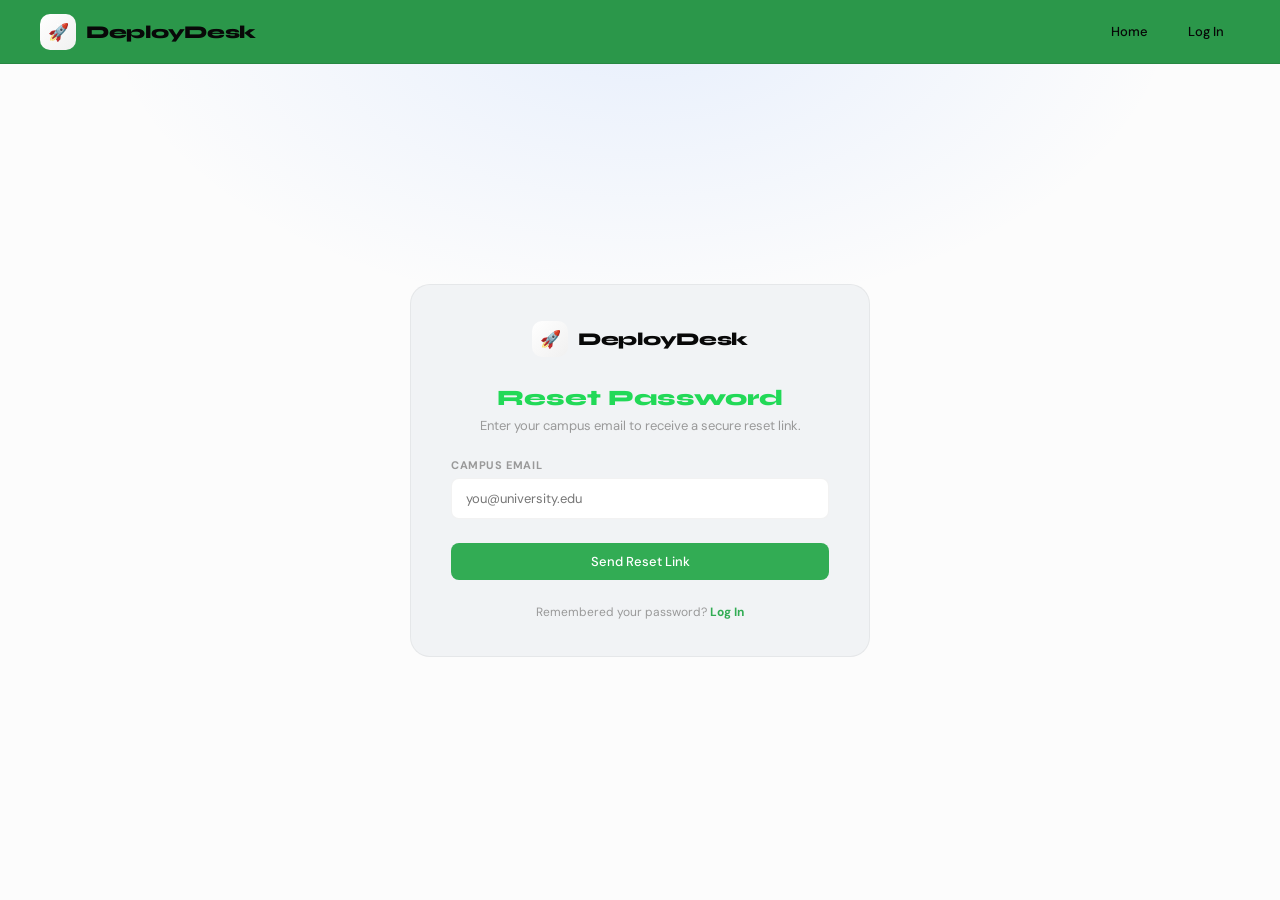
<file: public/forgot-password.html>
<!DOCTYPE html>
<html lang="en">
<head>
  <meta charset="UTF-8"/>
  <meta name="viewport" content="width=device-width, initial-scale=1.0"/>
  <title>DeployDesk — Forgot Password</title>
  <link href="https://fonts.googleapis.com/css2?family=Syne:wght@400;500;600;700;800&family=DM+Sans:ital,wght@0,300..600;1,300..600&display=swap" rel="stylesheet"/>
  <link rel="stylesheet" href="styles.css">
</head>
<body>

  <nav class="pub-nav">
    <div class="logo" onclick="goTo('landing')">
      <div class="logo-icon">🚀</div>
      <div class="logo-text">DeployDesk</div>
    </div>
    <div class="spacer"></div>
    <div class="nav-links">
      <span class="nav-link" onclick="goTo('landing')">Home</span>
      <span class="nav-link" onclick="goTo('login')">Log In</span>
    </div>
  </nav>

  <div class="auth-page">
    <div class="auth-bg"></div>
    <div class="auth-card">
      <div class="auth-logo" onclick="goTo('landing')">
        <div class="logo-icon">🚀</div>
        <div class="logo-text">DeployDesk</div>
      </div>
      <div class="auth-title">Reset Password</div>
      <div class="auth-sub" style="margin-bottom: 24px;">Enter your campus email to receive a secure reset link.</div>

      <div class="validation-banner error" id="resetErr"></div>
      <div class="validation-banner success" id="resetSucc" style="background:#eafbf1; color:#158244; border:1px solid #c3f1d5;"></div>

      <div class="form-group" style="margin-bottom: 24px;">
        <label>Campus Email</label>
        <input type="email" id="resetEmail" placeholder="you@university.edu" />
      </div>

      <button class="btn btn-primary btn-full" onclick="requestPasswordReset()">Send Reset Link</button>

      <div class="auth-footer-text" style="margin-top: 24px;">
        Remembered your password? <a href="login.html" style="color: var(--accent); font-weight: 700;">Log In</a>
      </div>
    </div>
  </div>

  <div class="toast-wrap" id="toastWrap"></div>
  <script src="app.js"></script>
</body>
</html>
</file>
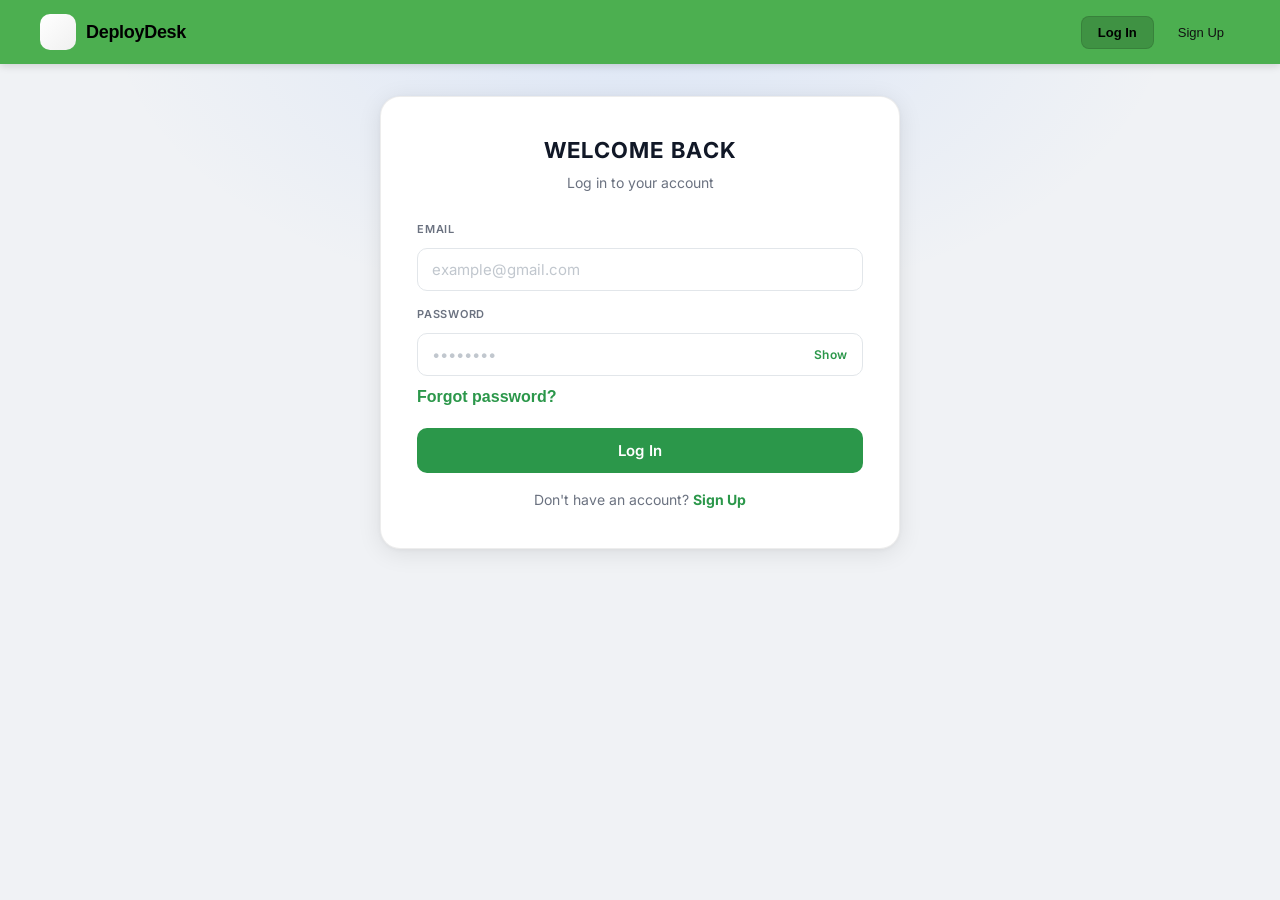
<file: public/login.html>
<!DOCTYPE html>
<html lang="en">
<head>
  <meta charset="UTF-8"/>
  <meta name="viewport" content="width=device-width, initial-scale=1.0"/>
  <title>DeployDesk — Log In</title>

  <!-- Fonts: Inter (primary UI) + Roboto (fallback) -->
  <link href="https://fonts.googleapis.com/css2?family=Inter:wght@400;500;600;700&family=Roboto:wght@400;500;700&display=swap" rel="stylesheet">

  <!-- Base app styles, then auth overrides -->
  <link rel="stylesheet" href="styles.css">
  <link rel="stylesheet" href="auth.css">
</head>
<body>

  <!-- ── NAVBAR ─────────────────────────────────────────── -->
  <nav class="pub-nav">
    <a href="index.html" class="logo">
      <div class="logo-icon"></div>
      <span class="logo-text">DeployDesk</span>
    </a>
    <div class="spacer"></div>
    <div class="nav-links">
      <a href="login.html"  class="nav-link active-route">Log In</a>
      <a href="signup.html" class="nav-link">Sign Up</a>
    </div>
  </nav>

  <!-- ── AUTH PAGE ──────────────────────────────────────── -->
  <div class="auth-page login-page">
    <div class="auth-bg"></div>

    <div class="auth-card">

      <!-- Heading -->
      <div class="auth-title">Welcome Back</div>
      <div class="auth-sub">Log in to your account</div>

      <!-- Top-of-form error banner (shown by app.js) -->
      <div class="validation-banner error" id="loginErr"></div>

      <!-- Email -->
      <div class="form-group">
        <label>Email</label>
        <input
          type="email"
          id="loginEmail"
          class="form-input"
          placeholder="example@gmail.com"
          autocomplete="email"
        />
        <span class="form-err" id="loginEmailErr"></span>
      </div>

      <!-- Password -->
      <div class="form-group">
        <label>Password</label>
        <div class="password-wrapper">
          <input
            type="password"
            id="loginPass"
            class="form-input"
            placeholder="••••••••"
            autocomplete="current-password"
          />
          <!-- Text toggle replaces the <img> approach for better accessibility -->
          <button
            type="button"
            class="pass-toggle-btn"
            onclick="togglePassword('loginPass', this)"
            aria-label="Show password"
          >Show</button>
        </div>
        <span class="form-err" id="loginPassErr"></span>
      </div>

      <!-- Forgot password -->
      <div class="forgot-row">
        <a href="forgot-password.html" class="link">Forgot password?</a>
      </div>

      <!-- Submit -->
      <button
        type="button"
        class="btn btn-primary btn-full btn-auth"
        onclick="doLogin()"
      >Log In</button>

      <!-- Footer -->
      <div class="auth-footer-text">
        Don't have an account? <a href="signup.html" class="link">Sign Up</a>
      </div>

    </div><!-- /.auth-card -->
  </div><!-- /.auth-page -->

  <!-- Toast container (used by app.js) -->
  <div class="toast-wrap" id="toastWrap"></div>

  <!-- App logic -->
  <script src="app.js"></script>

  <script>
    /**
     * Toggles password visibility and updates the button label.
     * Works with both the text-button approach (above) and
     * the legacy <img> approach if you switch back.
     */
    function togglePassword(inputId, trigger) {
      const input = document.getElementById(inputId);
      const isHidden = input.type === 'password';

      input.type = isHidden ? 'text' : 'password';

      // Text button variant
      if (trigger && trigger.tagName === 'BUTTON') {
        trigger.textContent   = isHidden ? 'Hide' : 'Show';
        trigger.setAttribute('aria-label', isHidden ? 'Hide password' : 'Show password');
      }
      // Legacy <img> variant (kept for backwards-compat)
      if (trigger && trigger.tagName === 'IMG') {
        trigger.src = isHidden ? 'img/show.png' : 'img/nopass.png';
      }
    }
  </script>

</body>
</html>
</file>
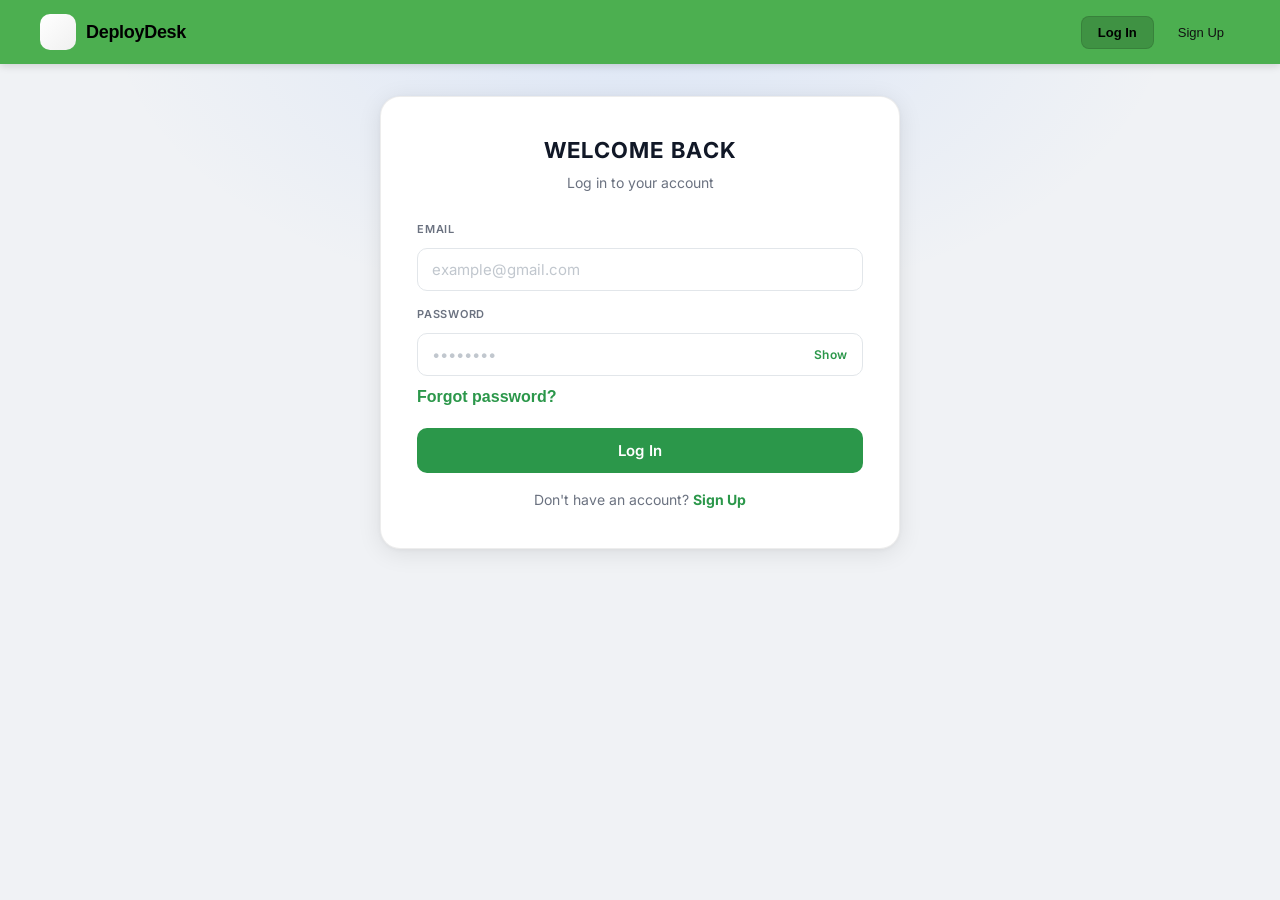
<file: public/profile.html>
<!DOCTYPE html>
<html lang="en">
<head>
  <meta charset="UTF-8"/>
  <meta name="viewport" content="width=device-width, initial-scale=1.0"/>
  <title>DeployDesk — Profile</title>
  <link href="https://fonts.googleapis.com/css2?family=Syne:wght@400;500;600;700;800&family=DM+Sans:ital,wght@0,300..600;1,300..600&display=swap" rel="stylesheet"/>
  <style>
    /* ... (All your existing CSS styles remain exactly the same) ... */
    
    /* ── ADDED DANGER ZONE STYLING ── */
    .danger-card {
      border: 1px solid #f5c6cb;
      background: #fff;
    }
    .btn-danger {
      background: #dc3545;
      color: #fff;
    }
    .btn-danger:hover {
      background: #c82333;
      transform: translateY(-1px);
      box-shadow: 0 4px 14px rgba(220,53,69,.3);
    }

    *, *::before, *::after { box-sizing: border-box; margin: 0; padding: 0; }

    :root {
      --green:      #1BA354;
      --green-dark: #158244;
      --green-nav:  #1a7a45;
      --black:      #111111;
      --text1:      #111111;
      --text2:      #555555;
      --text3:      #888888;
      --bg:         #f2f2f2;
      --bg2:        #f8f8f8;
      --border:     #e0e0e0;
      --card-bg:    #ececec;
      --white:      #ffffff;
      --radius:     14px;
    }

    html { scroll-behavior: smooth; }
    body {
      font-family: 'DM Sans', sans-serif;
      background: var(--bg);
      color: var(--text1);
      min-height: 100vh;
    }

    /* ── NAV ── */
    .pub-nav {
      position: fixed; top: 0; left: 0; right: 0; z-index: 100;
      background: var(--green-nav);
      display: flex; align-items: center;
      padding: 0 32px; height: 60px;
      box-shadow: 0 2px 12px rgba(0,0,0,.18);
    }
    .logo { display: flex; align-items: center; gap: 10px; cursor: pointer; }
    .logo-icon {
      width: 36px; height: 36px; background: rgba(255,255,255,.18);
      border-radius: 8px; display: flex; align-items: center;
      justify-content: center; font-size: 18px;
    }
    .logo-text {
      font-family: 'Syne', sans-serif; font-weight: 700;
      font-size: 18px; color: #fff; letter-spacing: -.3px;
    }
    .spacer { flex: 1; }
    .nav-links { display: flex; align-items: center; gap: 6px; }
    .nav-link {
      color: rgba(255,255,255,.85); font-size: 14px; font-weight: 500;
      padding: 6px 14px; border-radius: 7px; cursor: pointer;
      transition: background .15s, color .15s;
      border: none; background: none; font-family: 'DM Sans', sans-serif;
    }
    .nav-link:hover { background: rgba(255,255,255,.12); color: #fff; }
    .nav-link.active-nav {
      background: var(--green); color: #fff;
      border-radius: 8px; padding: 7px 18px; font-weight: 600;
    }

    /* ── BUTTONS ── */
    .btn {
      display: inline-flex; align-items: center; justify-content: center;
      gap: 7px; padding: 10px 20px; border-radius: 8px; font-size: 13px;
      font-weight: 500; border: none; transition: all .2s cubic-bezier(.4,0,.2,1);
      cursor: pointer; white-space: nowrap; font-family: 'DM Sans', sans-serif;
    }
    .btn-primary { background: var(--green); color: #fff; }
    .btn-primary:hover { background: var(--green-dark); transform: translateY(-1px); box-shadow: 0 4px 14px rgba(27,163,84,.3); }
    .btn-outline {
      background: var(--white); color: var(--text1);
      border: 1px solid var(--border);
    }
    .btn-outline:hover { border-color: #aaa; }
    .btn-sm { padding: 6px 14px; font-size: 12px; }

    /* ── PAGE WRAP ── */
    .profile-wrap {
      max-width: 860px; margin: 0 auto;
      padding: 80px 20px 60px;
    }

    /* ── PROFILE HEADER CARD ── */
    .profile-header {
      background: var(--card-bg);
      border: 1px solid var(--border);
      border-radius: var(--radius);
      padding: 28px 32px;
      display: flex; align-items: center; gap: 24px;
      position: relative; margin-bottom: 24px;
    }
    .avatar {
      width: 84px; height: 84px; border-radius: 50%;
      background: var(--green);
      display: flex; align-items: center; justify-content: center;
      font-family: 'Syne', sans-serif; font-weight: 800;
      font-size: 26px; color: #fff; flex-shrink: 0; position: relative;
    }
    .avatar-badge {
      position: absolute; bottom: 4px; right: 4px;
      width: 20px; height: 20px; border-radius: 50%;
      background: var(--green); border: 2px solid var(--card-bg);
      display: flex; align-items: center; justify-content: center;
      font-size: 10px;
    }
    .profile-info { flex: 1; }
    .profile-name {
      font-family: 'Syne', sans-serif; font-weight: 800;
      font-size: 26px; color: var(--black); margin-bottom: 6px;
    }
    .role-badge {
      display: inline-flex; align-items: center; gap: 5px;
      background: rgba(27,163,84,.1); border: 1px solid rgba(27,163,84,.25);
      border-radius: 999px; padding: 4px 12px;
      font-size: 12px; font-weight: 600; color: var(--green);
      margin-bottom: 10px;
      text-transform: uppercase;
    }
    .profile-meta { font-size: 13.5px; color: var(--text2); margin-top: 4px; }
    .profile-meta span { display: flex; align-items: center; gap: 6px; margin-bottom: 3px; }
    .back-btn { position: absolute; top: 22px; right: 28px; }

    /* ── TABS ── */
    .tabs {
      display: flex; gap: 0; border-bottom: 2px solid var(--border);
      margin-bottom: 20px; overflow-x: auto;
    }
    .tab {
      padding: 11px 20px; font-size: 13.5px; font-weight: 500;
      color: var(--text2); cursor: pointer; border: none; background: none;
      font-family: 'DM Sans', sans-serif; white-space: nowrap;
      border-bottom: 2px solid transparent; margin-bottom: -2px;
      transition: color .15s, border-color .15s;
    }
    .tab:hover { color: var(--text1); }
    .tab.active { color: var(--green); border-bottom-color: var(--green); font-weight: 600; }

    /* ── TAB PANELS ── */
    .tab-panel { display: none; }
    .tab-panel.active { display: block; }

    /* ── CONTENT CARD ── */
    .content-card {
      background: var(--card-bg);
      border: 1px solid var(--border);
      border-radius: var(--radius);
      padding: 28px 32px;
    }
    .card-title {
      font-family: 'Syne', sans-serif; font-weight: 700;
      font-size: 16px; color: var(--black); margin-bottom: 18px;
      padding-bottom: 14px; border-bottom: 1px solid var(--border);
    }

    /* ── INFO TABLE ── */
    .info-table { width: 100%; border-collapse: collapse; }
    .info-table tr { border-bottom: 1px solid var(--border); }
    .info-table tr:last-child { border-bottom: none; }
    .info-table td {
      padding: 14px 6px; vertical-align: middle; font-size: 13.5px;
    }
    .info-table td:first-child { width: 44px; text-align: center; font-size: 18px; }
    .info-table td:nth-child(2) {
      font-size: 10.5px; font-weight: 700; letter-spacing: .09em;
      text-transform: uppercase; color: var(--text3); width: 140px;
    }
    .info-table td:last-child { color: var(--text1); }
    .status-active { color: var(--green); font-weight: 600; }

    /* ── WORKLOAD ── */
    .workload-header { display: flex; align-items: center; gap: 14px; margin-bottom: 16px; }
    .workload-emoji { font-size: 36px; }
    .workload-pct {
      font-family: 'Syne', sans-serif; font-weight: 800;
      font-size: 28px; color: var(--green);
    }
    .workload-label { font-size: 13px; color: var(--text2); margin-left: 6px; }
    .workload-role { font-size: 12px; color: var(--text3); margin-top: 2px; }
    .progress-bar {
      height: 8px; background: var(--border); border-radius: 99px;
      margin: 10px 0 20px; overflow: hidden;
    }
    .progress-fill {
      height: 100%; background: var(--green); border-radius: 99px;
      transition: width .4s ease;
    }
    .workload-stats { display: flex; gap: 40px; margin-bottom: 18px; }
    .stat-val { font-family: 'Syne', sans-serif; font-weight: 800; font-size: 26px; color: var(--black); }
    .stat-lbl { font-size: 10px; font-weight: 700; letter-spacing: .1em; text-transform: uppercase; color: var(--text3); margin-top: 2px; }
    .workload-meta { font-size: 13px; color: var(--text2); line-height: 1.9; }

    /* ── FORM ── */
    .form-group { margin-bottom: 18px; }
    .form-row { display: grid; grid-template-columns: 1fr 1fr; gap: 18px; }
    @media (max-width: 540px) { .form-row { grid-template-columns: 1fr; } }
    .form-label {
      display: block; font-size: 10.5px; font-weight: 700;
      letter-spacing: .08em; text-transform: uppercase;
      color: var(--text2); margin-bottom: 7px;
    }
    .form-input {
      width: 100%; padding: 11px 14px;
      background: var(--white); border: 1.5px solid var(--border);
      border-radius: 9px; font-size: 14px; font-family: 'DM Sans', sans-serif;
      color: var(--text1); outline: none;
      transition: border-color .15s, box-shadow .15s;
    }
    .form-input:focus { border-color: var(--green); box-shadow: 0 0 0 3px rgba(27,163,84,.1); }
    .form-input:disabled { background: var(--bg); color: var(--text3); cursor: not-allowed; }

    /* ── PROFILE PICTURE ── */
    .pic-current { display: flex; flex-direction: column; align-items: center; margin-bottom: 20px; gap: 8px; }
    .pic-avatar {
      width: 90px; height: 90px; border-radius: 50%;
      background: var(--green); display: flex; align-items: center;
      justify-content: center; font-family: 'Syne', sans-serif;
      font-weight: 800; font-size: 28px; color: #fff;
    }
    .pic-caption { font-size: 12.5px; color: var(--text3); }
    .upload-zone {
      border: 2px dashed var(--border); border-radius: 12px;
      padding: 36px 20px; text-align: center; cursor: pointer;
      transition: border-color .15s, background .15s; margin-bottom: 18px;
    }
    .upload-zone:hover { border-color: var(--green); background: rgba(27,163,84,.03); }

    /* ── TOAST ── */
    .toast-wrap {
      position: fixed; bottom: 28px; right: 28px; z-index: 999;
      display: flex; flex-direction: column; gap: 10px;
    }
    .toast {
      background: #222; color: #fff; padding: 12px 18px;
      border-radius: 10px; font-size: 13px; box-shadow: 0 4px 20px rgba(0,0,0,.2);
    }
    /* ── PASSWORD TOGGLE STYLES ── */
    .password-wrapper {
      position: relative;
    }
    .toggle-visibility {
      position: absolute;
      top: 50%;
      right: 14px;
      transform: translateY(-50%);
      border: none;
      background: transparent;
      color: var(--text2);
      cursor: pointer;
      width: 36px;
      height: 36px;
      padding: 0;
      display: flex;
      align-items: center;
      justify-content: center;
    }
    .toggle-visibility svg {
      width: 18px;
      height: 18px;
    }
  </style>
</head>
<body>

  <nav class="pub-nav">
    <div class="logo" id="navLogoBtn" style="cursor:pointer;">
      <div class="logo-icon">🚀</div>
      <div class="logo-text">DeployDesk</div>
    </div>
    <div class="spacer"></div>
    <div class="nav-links">
      <button class="nav-link active-nav">Profile</button>
      <button class="nav-link" onclick="doLogout()">Log Out</button>
    </div>
  </nav>

  <div class="profile-wrap">

    <div class="profile-header">
      <div class="avatar">
        <span id="hdrAvatarText">--</span>
        <img id="hdrAvatarImg" src="" style="width:100%; height:100%; object-fit:cover; border-radius:50%; display:none;">
        <div class="avatar-badge">✔</div>
      </div>
      <div class="profile-info">
        <div class="profile-name" id="hdrName">Loading...</div>
        <div class="role-badge" id="hdrRole">👤 Loading</div>
        <div class="profile-meta">
          <span id="hdrEmail">📧 Loading...</span>
          <span id="hdrContact">📞 Loading...</span>
        </div>
      </div>
      <button class="btn btn-outline btn-sm back-btn" id="backBtn">← Back to Dashboard</button>
    </div>

    <div class="tabs">
      <button class="tab active" onclick="switchTab('info', this)">Profile Info</button>
      <button class="tab" onclick="switchTab('workload', this)">My Workload</button>
      <button class="tab" onclick="switchTab('edit', this)">Edit Profile</button>
      <button class="tab" onclick="switchTab('password', this)">Change Password</button>
      <button class="tab" onclick="switchTab('picture', this)">Profile Picture</button>
      <!-- ⚡ NEW TAB BUTTON -->
      <button class="tab" onclick="switchTab('delete', this)">Delete Account</button>
    </div>

    <div class="tab-panel active" id="panel-info">
      <div class="content-card">
        <div class="card-title">Account Information</div>
        <table class="info-table">
          <tr><td>👤</td><td>Full Name</td><td id="infoName">...</td></tr>
          <tr><td>📧</td><td>Campus Email</td><td id="infoEmail">...</td></tr>
          <tr><td>📞</td><td>Contact</td><td id="infoContact">...</td></tr>
          <tr><td>🛡️</td><td>Role</td><td id="infoRole">...</td></tr>
          <tr><td>✅</td><td>Status</td><td class="status-active">Active</td></tr>
        </table>
      </div>
    </div>

    <div class="tab-panel" id="panel-workload">
      <div class="content-card">
        <div class="card-title">My Workload Overview</div>
        <div class="workload-header">
          <div class="workload-emoji">🙂</div>
          <div>
            <div><span class="workload-pct">0%</span><span class="workload-label">Low</span></div>
            <div class="workload-role" id="workloadRole">System User</div>
          </div>
        </div>
        <div class="progress-bar"><div class="progress-fill" style="width:0%"></div></div>
        <div class="workload-stats">
          <div><div class="stat-val">0</div><div class="stat-lbl">Active Events</div></div>
          <div><div class="stat-val">0</div><div class="stat-lbl">Upcoming</div></div>
        </div>
      </div>
    </div>

    <div class="tab-panel" id="panel-edit">
      <div class="content-card">
        <div class="card-title">Edit Profile Information</div>
        <div class="form-row">
          <div class="form-group">
            <label class="form-label">Full Name</label>
            <input class="form-input" id="profEditName" type="text" />
          </div>
          <div class="form-group">
            <label class="form-label">Contact Number</label>
            <input class="form-input" id="profEditContact" type="tel" />
          </div>
        </div>
        <div class="form-group">
          <label class="form-label">Campus Email (Non-Editable)</label>
          <input class="form-input" id="profEditEmail" type="email" disabled/>
        </div>

        <div id="profEditPositionWrapper" style="display: none; background: #fafafa; padding: 18px; border-radius: 10px; border: 1px dashed var(--border); margin-bottom: 20px;">
            <label class="form-label" style="color:var(--green);">My Coverage Role (CCAA Algorithm)</label>
            <div style="font-size: 12px; color: var(--text3); margin-bottom: 12px;">This is the role the system uses to assign you event coverage tasks.</div>
            <div style="display: grid; grid-template-columns: 1fr 1fr; gap: 10px;">
              <select id="profEditGroup" class="form-input" onchange="updateProfileRoles()">
                <option value="" disabled selected>Select Group</option>
              </select>
              <select id="profEditRole" class="form-input" disabled>
                <option value="" disabled selected>Select Role</option>
              </select>
            </div>
        </div>

        <button class="btn btn-primary" onclick="saveProfile()" style="width: 100%;">Save Changes</button>
      </div>
    </div>

    <div class="tab-panel" id="panel-password">
      <div class="content-card">
        <div class="card-title">Change Password</div>
        
        <div class="form-group" style="max-width:360px;">
          <label class="form-label">Current Password</label>
          <div class="password-wrapper">
            <input class="form-input" type="password" id="profCurrentPass" />
            <button type="button" class="toggle-visibility" onclick="toggleProfilePassword('profCurrentPass', this)" aria-label="Toggle visibility">
              <svg viewBox="0 0 24 24" fill="none" stroke="currentColor" stroke-width="1.8" stroke-linecap="round" stroke-linejoin="round"><path d="M12 5C7 5 2.73 8.11 1 12.5c1.73 4.39 6 7.5 11 7.5s9.27-3.11 11-7.5C21.27 8.11 17 5 12 5z"/><circle cx="12" cy="12" r="2.5"/><path d="M3 3l18 18"/></svg>
            </button>
          </div>
        </div>
        
        <div class="form-group" style="max-width:360px;">
          <label class="form-label">New Password</label>
          <div class="password-wrapper">
            <input class="form-input" type="password" id="profNewPass" placeholder="Min. 8 characters"/>
            <button type="button" class="toggle-visibility" onclick="toggleProfilePassword('profNewPass', this)" aria-label="Toggle visibility">
              <svg viewBox="0 0 24 24" fill="none" stroke="currentColor" stroke-width="1.8" stroke-linecap="round" stroke-linejoin="round"><path d="M12 5C7 5 2.73 8.11 1 12.5c1.73 4.39 6 7.5 11 7.5s9.27-3.11 11-7.5C21.27 8.11 17 5 12 5z"/><circle cx="12" cy="12" r="2.5"/><path d="M3 3l18 18"/></svg>
            </button>
          </div>
        </div>
        
        <div class="form-group" style="max-width:360px;">
          <label class="form-label">Confirm New Password</label>
          <div class="password-wrapper">
            <input class="form-input" type="password" id="profConfirmPass" placeholder="Re-enter new password..."/>
            <button type="button" class="toggle-visibility" onclick="toggleProfilePassword('profConfirmPass', this)" aria-label="Toggle visibility">
              <svg viewBox="0 0 24 24" fill="none" stroke="currentColor" stroke-width="1.8" stroke-linecap="round" stroke-linejoin="round"><path d="M12 5C7 5 2.73 8.11 1 12.5c1.73 4.39 6 7.5 11 7.5s9.27-3.11 11-7.5C21.27 8.11 17 5 12 5z"/><circle cx="12" cy="12" r="2.5"/><path d="M3 3l18 18"/></svg>
            </button>
          </div>
        </div>
        
        <button class="btn btn-primary" id="btnChangePass" onclick="changeMyPassword()">Update Password</button>
      </div>
    </div>
    <div class="tab-panel" id="panel-picture">
      <div class="content-card">
        <div class="card-title">Profile Picture</div>
        <div class="pic-current">
          <img id="avatarPreview" src="" alt="Avatar" style="width:90px; height:90px; border-radius:50%; object-fit:cover; background:var(--green); display:none;">
          <div class="pic-avatar" id="picAvatarText">--</div>
          <div class="pic-caption">Current profile picture</div>
        </div>
        <div class="upload-zone" onclick="document.getElementById('fileInput').click()">
          <div style="font-size: 32px; margin-bottom: 10px;">📷</div>
          <div style="font-weight: 600; font-size: 14px; margin-bottom: 4px;">Click to upload photo</div>
          <div style="font-size: 12px; color: var(--text3);">Accepted formats: JPG, PNG · Max 2MB</div>
          <input type="file" id="fileInput" accept="image/*" style="display:none" onchange="previewAvatar(event)"/>
        </div>
        <button class="btn btn-primary" onclick="saveProfile()" style="width:100%;">Save Profile Picture</button>
      </div>
    </div>

    <!-- ⚡ NEW TAB PANEL: DELETE ACCOUNT -->
    <div class="tab-panel" id="panel-delete">
      <div class="content-card danger-card">
        <div class="card-title" style="color: #dc3545; border-bottom-color: #f5c6cb;">Account Deletion</div>
        <p style="font-size: 14px; color: var(--text2); margin-bottom: 24px; line-height: 1.6;">
            Deleting your account is permanent. All your data, including event histories, 
            schedules, and personal information, will be erased from our database and cannot be recovered.
        </p>
        
        <button class="btn btn-danger" onclick="deleteMyAccount()">
             Delete My Account
        </button>
      </div>
    </div>

  </div>
  <div class="toast-wrap" id="toastWrap"></div>

  <script src="app.js"></script>
  <script>
    function switchTab(name, el) {
      document.querySelectorAll('.tab').forEach(t => t.classList.remove('active'));
      document.querySelectorAll('.tab-panel').forEach(p => p.classList.remove('active'));
      el.classList.add('active');
      document.getElementById('panel-' + name).classList.add('active');
    }

    // ⚡ ADDED: DELETE ACCOUNT LOGIC
    window.deleteMyAccount = async function() {
        const confirmText = "⚠️ WARNING: Are you absolutely sure?\n\nThis will permanently delete your account and all associated data. This action CANNOT be undone.";
        if (!confirm(confirmText)) return;

        const finalConfirm = confirm("FINAL CHECK: Do you really want to leave DeployDesk?");
        if (!finalConfirm) return;

        const currentUser = JSON.parse(localStorage.getItem('dd_currentUser'));
        if (!currentUser) return;

        const btn = document.querySelector('button[onclick="deleteMyAccount()"]');
        if (btn) {
            btn.innerText = "⌛ Processing Deletion...";
            btn.disabled = true;
        }

        try {
            // Call backend to remove user from database[cite: 3]
            const data = await apiFetch('/users/remove', {
                method: 'POST',
                body: JSON.stringify({ userId: currentUser.id })
            });

            if (data && data.success) {
                alert("Your account has been successfully deleted. We're sorry to see you go!");
                
                // Clear local session data and redirect to landing page[cite: 2]
                localStorage.removeItem('dd_currentUser');
                localStorage.removeItem('dd_authToken');
                window.location.href = 'index.html'; 
            } else {
                alert("Error: Could not delete account at this time.");
                if (btn) {
                    btn.innerText = "🗑️ Permanently Delete My Account";
                    btn.disabled = false;
                }
            }
        } catch (e) {
            console.error("Account Deletion Error:", e);
            alert("A server error occurred. Please check your connection.");
            if (btn) {
                btn.innerText = "🗑️ Permanently Delete My Account";
                btn.disabled = false;
            }
        }
    };
    window.changeMyPassword = async function() {
    const currentPass = document.getElementById('profCurrentPass').value;
    const newPass = document.getElementById('profNewPass').value;
    const confirmPass = document.getElementById('profConfirmPass').value;

    if (!currentPass || !newPass || !confirmPass) {
        return alert("Please fill in all password fields.");
    }
    if (newPass !== confirmPass) {
        return alert("Your new passwords do not match.");
    }

    const currentUser = JSON.parse(localStorage.getItem('dd_currentUser'));
    if (!currentUser) return;

    const btn = document.getElementById('btnChangePass');
    const originalText = btn.innerText;
    btn.innerText = "⏳ Updating...";
    btn.disabled = true;

    try {
        const data = await apiFetch('/change-password', {
            method: 'POST',
            body: JSON.stringify({
                userId: currentUser.id,
                currentPassword: currentPass,
                newPassword: newPass
            })
        });

        if (data && data.success) {
            alert("Password updated successfully! You will now be logged out. Please log back in with your new password.");
            
            // Log them out to enforce the new password
            localStorage.removeItem('dd_currentUser');
            localStorage.removeItem('dd_authToken');
            window.location.href = 'index.html';
        } else {
            alert(data.message || "Failed to update password.");
        }
    } catch (e) {
        console.error(e);
        alert("Server error connecting to the database.");
    } finally {
        btn.innerText = originalText;
        btn.disabled = false;
        
        // Clear fields in case it failed
        document.getElementById('profCurrentPass').value = '';
        document.getElementById('profNewPass').value = '';
        document.getElementById('profConfirmPass').value = '';
    }
};
// ⚡ ADDED: Show/Hide Password Logic
    var eyeOpen = '<svg viewBox="0 0 24 24" fill="none" stroke="currentColor" stroke-width="1.8" stroke-linecap="round" stroke-linejoin="round"><path d="M12 5C7 5 2.73 8.11 1 12.5c1.73 4.39 6 7.5 11 7.5s9.27-3.11 11-7.5C21.27 8.11 17 5 12 5z"/><circle cx="12" cy="12" r="2.5"/></svg>';
    var eyeClosed = '<svg viewBox="0 0 24 24" fill="none" stroke="currentColor" stroke-width="1.8" stroke-linecap="round" stroke-linejoin="round"><path d="M12 5C7 5 2.73 8.11 1 12.5c1.73 4.39 6 7.5 11 7.5s9.27-3.11 11-7.5C21.27 8.11 17 5 12 5z"/><circle cx="12" cy="12" r="2.5"/><path d="M3 3l18 18"/></svg>';

    window.toggleProfilePassword = function(inputId, button) {
      var input = document.getElementById(inputId);
      if (!input) return;
      var isHidden = input.type === 'password';
      input.type = isHidden ? 'text' : 'password';
      button.innerHTML = isHidden ? eyeOpen : eyeClosed;
    };
  </script>
</body>
</html>
</file>
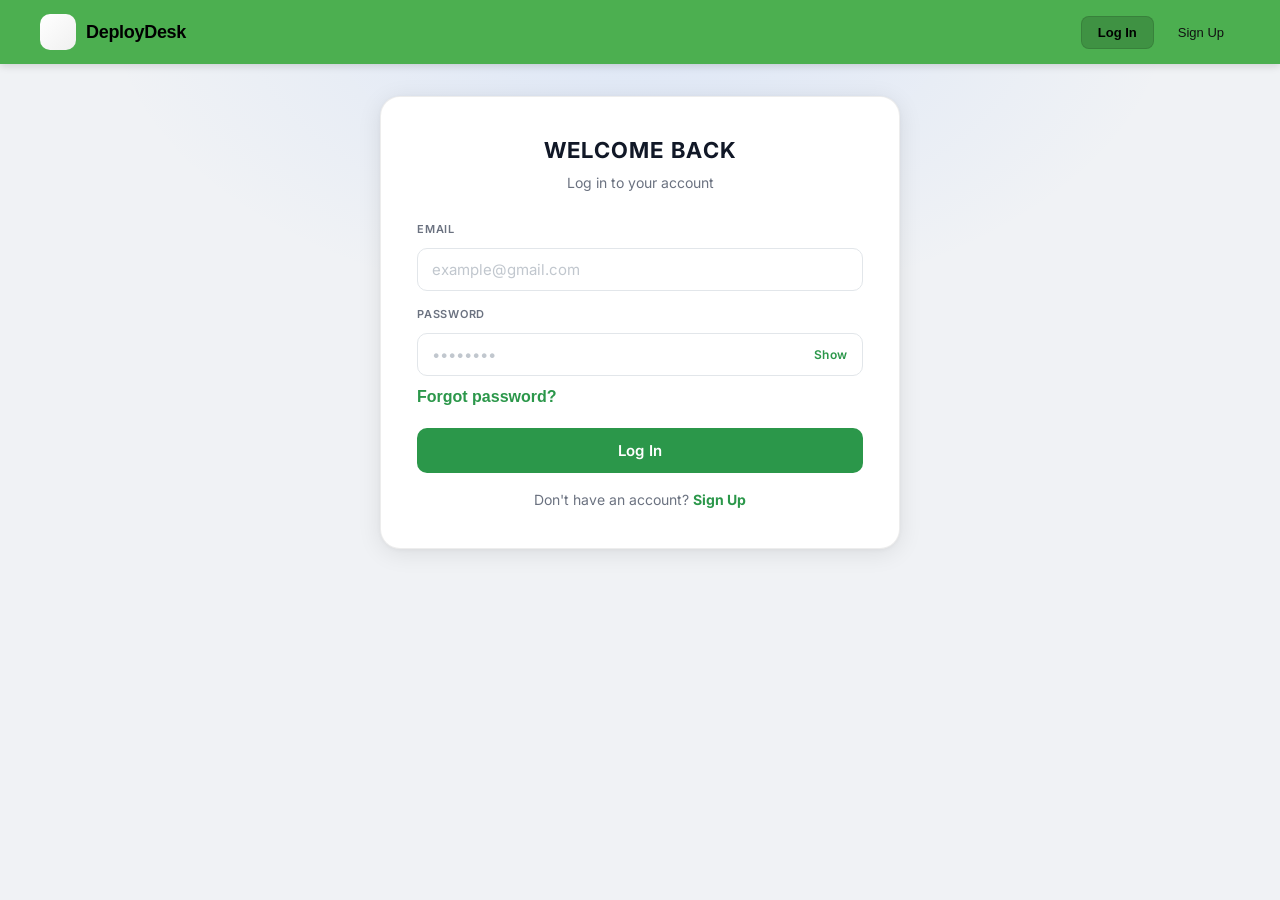
<file: public/requester-dashboard.html>
<!DOCTYPE html>
<html lang="en">
<head>
  <meta charset="UTF-8"/>
  <meta name="viewport" content="width=device-width, initial-scale=1.0"/>
  <title>DeployDesk — Requester Dashboard</title>
  <link href="https://fonts.googleapis.com/css2?family=Syne:wght@400;500;600;700;800&family=DM+Sans:ital,wght@0,300..600;1,300..600&display=swap" rel="stylesheet"/>
  <link rel="stylesheet" href="styles.css"> 
  <style>
    *, *::before, *::after { box-sizing: border-box; margin: 0; padding: 0; }
    :root {
      --green: #1BA354; --green-dark: #158244; --green-nav: #1a7a45;
      --yellow: #ffc107;
      --black: #111111; --text1: #111111; --text2: #555555; --text3: #888888;
      --bg: #f4f4f4; --card-bg: #ffffff; --border: #e0e0e0; --radius: 12px;
    }
    body { font-family: 'DM Sans', sans-serif; background: var(--bg); color: var(--text1); min-height: 100vh; padding-top: 80px; }

    /* ── NAV ── */
    .pub-nav { position: fixed; top: 0; left: 0; right: 0; z-index: 100; background: var(--green-nav); display: flex; align-items: center; padding: 0 32px; height: 60px; box-shadow: 0 2px 12px rgba(0,0,0,.18); }
    .logo { display: flex; align-items: center; gap: 10px; cursor: pointer; text-decoration: none; }
    .logo-icon { width: 32px; height: 32px; background: rgba(255,255,255,.18); border-radius: 8px; display: flex; align-items: center; justify-content: center; font-size: 16px; }
    .logo-text { font-family: 'Syne', sans-serif; font-weight: 700; font-size: 18px; color: #fff; }
    .spacer { flex: 1; }
    .nav-links { display: flex; align-items: center; gap: 6px; }
    .nav-link { color: rgba(255,255,255,.82); font-size: 14px; font-weight: 500; padding: 6px 14px; border-radius: 7px; cursor: pointer; transition: background .15s, color .15s; border: none; background: none; font-family: 'DM Sans', sans-serif; }
    .nav-link:hover { background: rgba(255,255,255,.12); color: #fff; }
    .nav-link.active-tab { background: var(--green); color: #fff; font-weight: 600; }

    /* ── LAYOUT & STATS ── */
    .container { max-width: 1000px; margin: 0 auto; padding: 0 20px; }
    .tab-content { display: none; animation: fadeIn 0.3s ease; }
    .tab-content.active { display: block; }
    @keyframes fadeIn { from { opacity: 0; transform: translateY(5px); } to { opacity: 1; transform: translateY(0); } }

    .stats-row { display: grid; grid-template-columns: repeat(auto-fit, minmax(200px, 1fr)); gap: 20px; margin-bottom: 24px; }
    .stat-card { padding: 24px; border-radius: 12px; background: #fff; border: 1px solid var(--border); position: relative; overflow: hidden; box-shadow: 0 4px 20px rgba(0,0,0,0.02); }
    .sc-blue { border-bottom: 4px solid #3498db; }
    .sc-orange { border-bottom: 4px solid #f39c12; }
    .sc-green { border-bottom: 4px solid #2ecc71; }
    .stat-label { font-size: 12px; color: var(--text2); font-weight: 700; text-transform: uppercase; margin-bottom: 8px; }
    .stat-value { font-family: 'Syne', sans-serif; font-size: 32px; font-weight: 800; color: var(--text1); }
    .stat-icon { position: absolute; right: 20px; top: 24px; font-size: 32px; opacity: 0.2; }

    .card { background: var(--card-bg); border: 1px solid var(--border); border-radius: var(--radius); padding: 30px; margin-bottom: 20px; box-shadow: 0 4px 20px rgba(0,0,0,0.04); }
    .card-title { font-family: 'Syne', sans-serif; font-weight: 700; font-size: 20px; margin-bottom: 20px; padding-bottom: 12px; border-bottom: 1px solid var(--border); display: flex; justify-content: space-between; align-items: center; }

    /* ── TABLES ── */
    table { width: 100%; border-collapse: collapse; font-size: 14px; }
    th { text-align: left; padding: 12px; border-bottom: 2px solid var(--border); color: var(--text3); font-size: 11px; text-transform: uppercase; letter-spacing: 0.05em; }
    td { padding: 14px 12px; border-bottom: 1px solid var(--border); vertical-align: middle; }
    .hover-table tbody tr:hover { background: rgba(27,163,84,0.05); }
    .status { padding: 4px 10px; border-radius: 99px; font-size: 11px; font-weight: 700; text-transform: uppercase; letter-spacing: 0.05em; }
    .s-pending { background: #fff3cd; color: #856404; border: 1px solid #ffeeba; }
    .s-approved { background: #d4edda; color: #155724; border: 1px solid #c3e6cb; }
    .s-rejected { background: #f8d7da; color: #721c24; border: 1px solid #f5c6cb; }

    /* ── FORMS & BUTTONS ── */
    .form-row { display: grid; grid-template-columns: 1fr 1fr; gap: 16px; margin-bottom: 16px; }
    .form-group { margin-bottom: 16px; }
    .form-label { display: block; font-size: 11px; font-weight: 700; color: var(--text2); text-transform: uppercase; margin-bottom: 6px; }
    .form-input { width: 100%; min-height: 52px; padding: 12px 14px; border: 1.5px solid var(--border); border-radius: 8px; font-family: 'DM Sans'; font-size: 14px; outline: none; display: flex; align-items: center; }
    .form-input:focus { border-color: var(--green); }
    .form-input:disabled { background: var(--bg); cursor: not-allowed; color: var(--text3); font-weight: 600; }
    input[type="date"] { padding-right: 40px; }
    input[type="date"]::-webkit-calendar-picker-indicator { position: absolute; right: 14px; cursor: pointer; }
    .form-group { margin-bottom: 16px; position: relative; }
    .time-range-input { width: 100%; min-height: 52px; padding: 12px 14px; border: 1.5px solid var(--border); border-radius: 8px; background: #fff; display: flex; align-items: center; justify-content: space-between; gap: 10px; cursor: pointer; transition: border-color .2s, box-shadow .2s; }
    .time-range-input:hover, .time-range-input:focus { border-color: var(--green); box-shadow: 0 0 0 4px rgba(27,163,84,0.08); }
    .time-range-input span { font-size: 14px; color: var(--text2); }
    .time-range-input .time-range-icon { display: inline-flex; align-items: center; justify-content: center; width: 16px; height: 16px; margin-left: 10px; color: #000; flex-shrink: 0; }
    .time-range-input .time-range-icon svg { width: 17px; height: 17px; display: block; }
    .time-range-panel { position: absolute; z-index: 999; top: 100%; left: 0; right: 0; background:#fff; border:1px solid var(--border); border-radius: 14px; padding: 16px; margin-top: 8px; box-shadow: 0 16px 40px rgba(0,0,0,0.12); display:none; max-height: 340px; overflow: hidden; }
    .time-range-panel.open { display: block; }
    .time-range-panel-header { font-weight:700; margin-bottom:12px; color: var(--text1); }
    .time-range-columns { display:flex; gap: 12px; }
    .time-range-column { flex:1; }
    .time-range-column-title { font-size:12px; font-weight:700; color: var(--text2); margin-bottom:8px; text-transform: uppercase; letter-spacing: 0.05em; }
    .time-range-list { max-height: 220px; overflow-y:auto; border: 1px solid var(--border); border-radius: 10px; padding: 8px; background:#fafafa; }
    .time-option { padding: 10px 12px; border-radius: 10px; cursor:pointer; margin-bottom: 6px; font-size:14px; color: var(--text1); transition: background .2s, transform .2s; }
    .time-option:last-child { margin-bottom: 0; }
    .time-option:hover { background: rgba(27,163,84,0.08); }
    .time-option.selected { background: var(--green); color: #fff; }
    .time-option.disabled { opacity: 0.4; cursor:not-allowed; pointer-events: none; }
    .time-range-actions { margin-top: 12px; display:flex; justify-content:flex-end; align-items: center; }
    .time-range-panel .btn { padding: 6px 12px; font-size: 13px; }
    .btn { display: inline-flex; align-items: center; gap: 6px; padding: 10px 20px; background: var(--green); color: #fff; border: none; border-radius: 8px; font-family: 'DM Sans'; font-weight: 600; cursor: pointer; font-size: 14px; transition: 0.2s; }
    .btn:hover { background: var(--green-dark); }
    
    /* ── NOTIFICATIONS ── */
    .notif-item { padding: 16px; border: 1px solid var(--border); border-radius: 8px; margin-bottom: 10px; display: flex; gap: 14px; align-items: flex-start; background: #fff; }
    .notif-item.unread { border-left: 4px solid var(--green); background: #fcfcfc; }
    .notif-icon { font-size: 20px; }
    .notif-text { font-size: 14px; color: var(--text1); line-height: 1.5; }
    .notif-time { font-size: 11px; color: var(--text3); margin-top: 4px; }
    
    /* ── UPLOAD ZONE ── */
    .upload-zone { border: 2px dashed var(--border); border-radius: 10px; padding: 24px; text-align: center; cursor: pointer; background: #fafafa; transition: all 0.2s; }
    .upload-zone:hover { border-color: var(--green); background: rgba(27,163,84,.03); }
    .file-chip { display: inline-flex; align-items: center; gap: 6px; background: #eafbf1; color: var(--green-dark); padding: 6px 12px; border-radius: 6px; font-size: 12px; font-weight: 600; margin: 4px 4px 0 0; border: 1px solid #c3f1d5; }

    /* ── SERVICE REQUEST TRACKING ── */
    .service-card { background: #fff; border: 1.5px solid var(--border); border-radius: 12px; padding: 20px; margin-bottom: 16px; transition: all 0.2s; }
    .service-card:hover { box-shadow: 0 4px 16px rgba(0,0,0,0.1); border-color: var(--green); }
    .service-card-header { display: flex; justify-content: space-between; align-items: start; margin-bottom: 16px; }
    .service-card-title { font-family: 'Syne', sans-serif; font-size: 16px; font-weight: 700; color: var(--text1); margin: 0; }
    .service-card-meta { display: grid; grid-template-columns: 1fr 1fr; gap: 16px; margin-bottom: 16px; }
    .service-meta-item { display: flex; flex-direction: column; }
    .service-meta-label { font-size: 11px; font-weight: 700; color: var(--text2); text-transform: uppercase; letter-spacing: 0.05em; margin-bottom: 6px; }
    .service-meta-value { font-size: 14px; color: var(--text1); font-weight: 600; }
    .status-badge { display: inline-block; padding: 6px 12px; border-radius: 20px; font-size: 12px; font-weight: 700; text-transform: uppercase; margin-left: 8px; }

    .toast-wrap { position: fixed; bottom: 28px; right: 28px; z-index: 999; display: flex; flex-direction: column; gap: 10px; }
  </style>
</head>
<body>

  <nav class="pub-nav">
    <div class="logo" onclick="window.location.href='index.html'">
      <div class="logo-icon">🚀</div>
      <div class="logo-text">DeployDesk</div>
    </div>
    <div class="spacer"></div>
    <div class="nav-links">
      <button class="nav-link active-tab" onclick="switchReqTab('ticket', this)">Submit Ticket</button>
      <button class="nav-link" onclick="switchReqTab('service', this)">Service Request</button>
      <button class="nav-link" onclick="switchReqTab('notif', this)">Notifications <span id="notifBadge" style="background:red;color:white;border-radius:50%;padding:2px 6px;font-size:10px;display:none;">!</span></button>
      <button class="nav-link" onclick="switchReqTab('calendar', this)">Events Calendar</button>
      <button class="nav-link" onclick="switchReqTab('profile', this)">My Profile</button>
    </div>
  </nav>

  <div class="container">

    <div id="tab-ticket" class="tab-content active">
      
      <div class="stats-row">
        <div class="stat-card sc-blue">
          <div class="stat-label">Total Tickets Submitted</div>
          <div class="stat-value" id="reqStatTotal">0</div>
          <div class="stat-icon">🎫</div>
        </div>
        <div class="stat-card sc-orange">
          <div class="stat-label">Pending Admin Approval</div>
          <div class="stat-value" id="reqStatPending">0</div>
          <div class="stat-icon">⏳</div>
        </div>
        <div class="stat-card sc-green">
          <div class="stat-label">Officially Approved</div>
          <div class="stat-value" id="reqStatApproved">0</div>
          <div class="stat-icon">✅</div>
        </div>
      </div>

      <div class="card">
        <div class="card-title">Submit Event Request Ticket</div>
        
        <!-- 1. Event Title & Type -->
        <div class="form-row">
          <div class="form-group"><label class="form-label">Event Title *</label><input type="text" id="rTitle" class="form-input" placeholder="e.g. Org General Assembly"></div>
          
          <div class="form-group">
            <label class="form-label">Event Type *</label>
            <select id="rType" class="form-input" onchange="toggleOtherEventType()">
              <option value="" disabled selected>Select Event Type...</option>
              <option value="Meetings">Meetings</option>
              <option value="Seminars">Seminars</option>
              <option value="Campus Programs">Campus Programs</option>
              <option value="Other">Other: _______ (Please Specify)</option>
            </select>
            <input type="text" id="rTypeOther" class="form-input" placeholder="Please specify the event type..." style="display: none; margin-top: 8px;">
          </div>
        </div>

        <!-- 2. Date & Time Range -->
        <div class="form-row">
          <div class="form-group">
            <label class="form-label">Date *</label>
            <input type="date" id="rDate" class="form-input">
          </div>
          
          <div class="form-group">
            <label class="form-label">Time Range (7AM - 5PM) *</label>
            <div id="timeRangePicker" class="time-range-input" onclick="toggleTimeRangePanel(event)" tabindex="0" role="button" aria-haspopup="true">
              <span id="timeRangeText">--:-- --</span>
              <span class="time-range-icon" aria-hidden="true">
                <svg viewBox="0 0 24 24" fill="none" xmlns="http://www.w3.org/2000/svg">
                  <circle cx="12" cy="12" r="10" stroke="currentColor" stroke-width="3"/>
                  <path d="M12 7V12L16 14" stroke="currentColor" stroke-width="3" stroke-linecap="round" stroke-linejoin="round"/>
                </svg>
              </span>
            </div>
            
            <!-- Time Picker Dropdown -->
            <div id="timeRangePanel" class="time-range-panel" onclick="event.stopPropagation()">
              <div class="time-range-panel-header">Select Start and End Time</div>
              <div class="time-range-columns">
                <div class="time-range-column">
                  <div class="time-range-column-title">Start</div>
                  <div class="time-range-list" id="startTimeList"></div>
                </div>
                <div class="time-range-column">
                  <div class="time-range-column-title">End</div>
                  <div class="time-range-list" id="endTimeList"></div>
                </div>
              </div>
              <div class="time-range-actions">
                <button type="button" class="btn" onclick="closeTimeRangePanel()">Done</button>
              </div>
            </div>
            <input type="hidden" id="rTime" name="rTime">
            <input type="hidden" id="rEndTime" name="rEndTime">
          </div>
        </div>

        <!-- 3. Venue -->
        <div class="form-group">
            <label class="form-label">Venue *</label>
            <input type="text" id="rVenue" class="form-input" placeholder="e.g. Main Auditorium, Library, etc.">
        </div>

        <!-- 4. Coverage Teams Required -->
        <div class="form-group" style="background: #fafafa; padding: 18px; border-radius: 10px; border: 1px solid var(--border); position: relative; overflow: hidden;">
          
          <!-- The Lock Overlay -->
          <div id="roleLockOverlay" style="position: absolute; top: 0; left: 0; width: 100%; height: 100%; background: rgba(250,250,250,0.7); z-index: 10; display: flex; align-items: center; justify-content: center; backdrop-filter: blur(3px); transition: 0.3s opacity;">
              <div style="background: #fff; padding: 12px 24px; border-radius: 8px; border: 1px solid var(--border); color: var(--text2); font-size: 13px; font-weight: 600; box-shadow: 0 4px 12px rgba(0,0,0,0.05);">
                  <span id="roleLockText">Please select Date and Time first</span>
              </div>
          </div>

          <label class="form-label" style="color:var(--green); margin-bottom: 12px; font-size:12px;">Coverage Teams Required *</label>

          <!-- Master Organization Selector -->
          <div style="margin-bottom: 20px;">
              <label class="form-label" style="color:var(--text2); font-size:11px;">Select Organization(s) Needed</label>
              <select id="reqOrgSelector" class="form-input" onchange="toggleOrgSections()">
                  <option value="" disabled selected>-- Select Organization --</option>
                  <option value="both">Both (IMAGE & Cognizant)</option>
                  <option value="image">IMAGE Only</option>
                  <option value="cognizant">Cognizant Only</option>
              </select>
          </div>

          <!-- IMAGE Org Section -->
          <div id="imageOrgWrapper" style="display: none; margin-bottom: 16px;">
              <label class="form-label" style="color:var(--text2); font-size:11px;">IMAGE (Photography & Video Documentation)</label>
              <div id="imageRolesContainer" style="display: flex; flex-direction: column; gap: 8px;"></div>
          </div>

          <!-- Divider -->
          <hr id="orgDivider" style="display: none; border: 0; border-top: 1px solid var(--border); margin: 16px 0;">

          <!-- Cognizant Org Section -->
          <div id="cognizantOrgWrapper" style="display: none;">
              <label class="form-label" style="color:var(--text2); font-size:11px;">Cognizant (Writing & Media Broadcasting)</label>
              <div id="cognizantRolesContainer" style="display: flex; flex-direction: column; gap: 8px;"></div>
          </div>
        </div>

        <!-- 5. Description -->
        <div class="form-group"><label class="form-label">Description / Purpose *</label><textarea id="rDesc" class="form-input" rows="3" placeholder="Briefly describe the event details and what you need the coverage team to do..."></textarea></div>

        <!-- 6. Supporting Documents -->
        <div class="form-group" style="margin-top: 20px;">
          <label class="form-label">Supporting Documents (Optional)</label>
          <div class="upload-zone" onclick="document.getElementById('rFiles').click()">
            <div style="font-size: 28px; margin-bottom: 8px;">📁</div>
            <div style="font-size: 14px; font-weight: 700; color: var(--text1);">Click to attach files</div>
            <div style="font-size: 12px; color: var(--text3); margin-top: 4px;">Attach letters, permits, or posters (PDF, DOCX, JPG)</div>
            <input type="file" id="rFiles" multiple style="display: none;" onchange="updateFileList(this)">
          </div>
          <div id="fileListDisplay" style="margin-top: 8px;"></div>
        </div>

        <!-- Submit Button -->
        <button class="btn" style="width:100%; justify-content:center; padding:14px; font-size:15px; margin-top: 10px;" onclick="submitReq()">Submit Ticket for Approval</button>
      </div>

      <div class="card">
        <div class="card-title">
          <span>My Submitted Tickets</span>
          <div style="display: flex; gap: 8px;">
            <button class="btn" style="background: rgba(27,163,84,0.1); color: var(--green); border: 1px solid var(--green); padding: 8px 14px; font-size: 12px;" onclick="filterTickets('all')">All</button>
            <button class="btn" style="background: rgba(255,193,7,0.1); color: #856404; border: 1px solid #ffeeba; padding: 8px 14px; font-size: 12px;" onclick="filterTickets('pending')">Pending</button>
            <button class="btn" style="background: rgba(40,167,69,0.1); color: #155724; border: 1px solid #c3e6cb; padding: 8px 14px; font-size: 12px;" onclick="filterTickets('approved')">Approved</button>
            <button class="btn" style="background: rgba(220,53,69,0.1); color: #721c24; border: 1px solid #f5c6cb; padding: 8px 14px; font-size: 12px;" onclick="filterTickets('rejected')">Rejected</button>
          </div>
        </div>
        <table class="hover-table">
          <thead><tr><th>Event Title</th><th>Date & Time</th><th>Venue</th><th>Status</th></tr></thead>
          <tbody id="myTicketsBody">
            <tr><td colspan="4" style="text-align:center;">Loading tickets...</td></tr>
          </tbody>
        </table>
      </div>
    </div>

    <div id="tab-service" class="tab-content">
      <div class="card">
        <div class="card-title" style="margin-bottom: 24px;">Service Request Tracking</div>
        
        <div id="serviceTrackingList">
          <div style="text-align:center; padding: 40px 20px; color: var(--text3);">
            <div style="font-size: 48px; margin-bottom: 12px;">⏳</div>
            <div style="font-size: 14px;">Loading your service requests...</div>
          </div>
        </div>
      </div>
    </div>

    <div id="tab-notif" class="tab-content">
      <div class="card">
        <div class="card-title">
          <span>My Notifications</span>
          <div style="display: flex; gap: 8px;">
            <button class="btn" style="background: rgba(27,163,84,0.1); color: var(--green); border: 1px solid var(--green); padding: 8px 14px; font-size: 12px;" onclick="markAllAsRead()">Mark as Read</button>
            <button class="btn" style="background: rgba(27,163,84,0.1); color: var(--green); border: 1px solid var(--green); padding: 8px 14px; font-size: 12px;" onclick="markAllAsUnread()">Mark as Unread</button>
          </div>
        </div>
        <div id="notifList">
           <div style="text-align:center; padding: 20px; color: var(--text3);">Loading notifications...</div>
        </div>
      </div>
    </div>

    <div id="tab-calendar" class="tab-content">
      <div class="card" style="padding: 24px;">
        <div style="display:flex; justify-content:space-between; align-items:flex-start; flex-wrap: wrap; gap: 15px;">
            <div>
                <div class="card-title" style="margin-bottom:4px; padding-bottom:0; border:none;">Organization Calendar</div>
                <div style="font-size:12px; color:var(--text3); margin-bottom: 12px;">View all officially approved upcoming events and coverage assignments.</div>
                
                <div style="display:flex; gap:16px; font-size:11px; font-weight:700; color:var(--text3);">
                    <span style="display:flex; align-items:center; gap:6px;"><span style="width:10px;height:10px;background:var(--green);border-radius:2px;"></span> APPROVED EVENTS ONLY</span>
                </div>
            </div>

            <div style="display:flex; align-items:center; gap:14px; background:var(--bg2); padding:6px 12px; border-radius:8px; border:1px solid var(--border);">
                <button class="btn btn-sm" style="background:#fff; border:1px solid var(--border); color:var(--text1);" onclick="changeCalMonth(-1)">◀</button>
                <strong id="calendarMonthYear" style="min-width:130px; text-align:center; font-family:'Syne', sans-serif; font-size:15px; color:var(--green);">Loading...</strong>
                <button class="btn btn-sm" style="background:#fff; border:1px solid var(--border); color:var(--text1);" onclick="changeCalMonth(1)">▶</button>
            </div>
        </div>
        
        <div style="overflow-x: auto; margin-top: 24px;">
          <div id="calendarGrid" class="calendar-grid" style="min-width: 700px; border: none; margin-top: 0;"></div>
        </div>
      </div>
    </div>

    <div id="tab-profile" class="tab-content">
      <div class="card">
        <div class="card-title" style="justify-content: space-between;">
          <span>My Profile Overview</span>
          <button class="btn" onclick="window.location.href='profile.html'">Edit Full Profile</button>
        </div>
        
        <div class="form-row">
          <div class="form-group"><label class="form-label">Full Name</label><input type="text" id="profName" class="form-input" disabled></div>
          <div class="form-group"><label class="form-label" style="color:var(--green);">System Role</label><input type="text" id="profRole" class="form-input" style="color:var(--green);" disabled></div>
        </div>
        
        <div class="form-row">
          <div class="form-group"><label class="form-label" style="color:#007bff;">Campus/Organization Identifier</label><input type="text" id="profOrgId" class="form-input" style="color:#007bff;" disabled placeholder="e.g. Student Council President, Faculty Advisor"></div>
          <div class="form-group"><label class="form-label">Email Address</label><input type="text" id="profEmail" class="form-input" disabled></div>
        </div>
        
        <div class="form-row">
          <div class="form-group"><label class="form-label">Contact Number</label><input type="text" id="profContact" class="form-input" disabled></div>
          <div class="form-group"><label class="form-label">Department/Organization</label><input type="text" id="profDept" class="form-input" disabled></div>
        </div>
        
        <button class="btn" style="margin-top:10px; background:#dc3545;" onclick="doLogout()">Log Out</button>
      </div>
    </div>

  </div>

  <div class="toast-wrap" id="toastWrap"></div>

  <script src="app.js"></script>
  <script>
    /* ── TABS & UI HELPERS ── */
    window.switchReqTab = function(tabId, el) {
      document.querySelectorAll('.nav-link').forEach(btn => btn.classList.remove('active-tab'));
      document.querySelectorAll('.tab-content').forEach(tab => tab.classList.remove('active'));
      el.classList.add('active-tab');
      document.getElementById('tab-' + tabId).classList.add('active');
    };

    window.toggleOtherEventType = function() {
        var typeSelect = document.getElementById('rType');
        var otherInput = document.getElementById('rTypeOther');
        if (typeSelect.value === 'Other') {
            otherInput.style.display = 'block';
        } else {
            otherInput.style.display = 'none';
            otherInput.value = ''; 
        }
    };

    window.updateFileList = function(input) {
        var display = document.getElementById('fileListDisplay');
        display.innerHTML = '';
        if (input.files.length > 0) {
            Array.from(input.files).forEach(function(file) {
                display.innerHTML += '<div class="file-chip">📎 ' + file.name + '</div>';
            });
        }
    };

    /* ── DYNAMIC AVAILABILITY & ROLE SELECTION ── */
    window.roleAvailability = {};

    document.getElementById('rDate').addEventListener('change', function() {
        window.checkTimeBasedAvailability();
    });

    window.checkTimeBasedAvailability = async function() {
        var date = document.getElementById('rDate').value;
        var start = document.getElementById('rTime').value;
        var end = document.getElementById('rEndTime').value;
        var overlay = document.getElementById('roleLockOverlay');
        var lockText = document.getElementById('roleLockText');

        if (!date || !start || !end) {
            if (overlay) overlay.style.opacity = '1';
            if (overlay) overlay.style.pointerEvents = 'all';
            if (lockText) lockText.innerHTML = '📅 Please select Date and Time first';
            return;
        }

        if (overlay) overlay.style.opacity = '1';
        if (overlay) overlay.style.pointerEvents = 'all';
        if (lockText) lockText.innerHTML = '⏳ Calculating available members...';

        try {
            var res = await apiFetch(`/check-availability?date=${date}&start=${start}&end=${end}`);
            
            if (res && res.success) {
                window.roleAvailability = res.counts; 
                
                if (overlay) overlay.style.opacity = '0';
                setTimeout(function() { if (overlay) overlay.style.pointerEvents = 'none'; }, 300);

                document.querySelectorAll('.role-select').forEach(function(select) {
                    var prevValue = select.value;
                    var orgName = select.innerHTML.includes('IMAGE') ? 'IMAGE' : 'Cognizant';
                    select.innerHTML = window.getSpecificRoleOptionsHTML(orgName);
                    
                    if (prevValue && window.roleAvailability[prevValue] > 0) {
                        select.value = prevValue;
                    } else {
                        select.value = "";
                    }
                    window.updateAvailability(select);
                });
            }
        } catch (e) {
            if (lockText) lockText.innerHTML = '❌ Error loading availability.';
        }
    };

    window.toggleOrgSections = function() {
        var val = document.getElementById('reqOrgSelector').value;
        var imgWrap = document.getElementById('imageOrgWrapper');
        var cogWrap = document.getElementById('cognizantOrgWrapper');
        var div = document.getElementById('orgDivider');

        if (val === 'both') {
            imgWrap.style.display = 'block'; cogWrap.style.display = 'block'; div.style.display = 'block';
        } else if (val === 'image') {
            imgWrap.style.display = 'block'; cogWrap.style.display = 'none'; div.style.display = 'none';
        } else if (val === 'cognizant') {
            imgWrap.style.display = 'none'; cogWrap.style.display = 'block'; div.style.display = 'none';
        } else {
            imgWrap.style.display = 'none'; cogWrap.style.display = 'none'; div.style.display = 'none';
        }
    };

    window.getSpecificRoleOptionsHTML = function(orgName) {
        var html = '<option value="" disabled selected>Select ' + orgName + ' Role...</option>';
        if (window.groupRoles && window.groupRoles[orgName]) {
            window.groupRoles[orgName].forEach(function(role) {
                var fullRoleName = orgName + ' - ' + role;
                var availableCount = window.roleAvailability[fullRoleName] || 0;
                var disableAttr = availableCount === 0 ? 'disabled' : '';
                html += '<option value="' + fullRoleName + '" ' + disableAttr + '>' + role + '</option>';
            });
        }
        return html;
    };

    window.updateAvailability = function(selectEl) {
        var row = selectEl.closest('.dynamic-role-row');
        var label = row.querySelector('.availability-label');
        var numInput = row.querySelector('.count-input');
        var selectedVal = selectEl.value;

        if (selectedVal) {
            var availableCount = window.roleAvailability[selectedVal] || 0;
            label.textContent = 'of ' + availableCount + ' available';
            
            numInput.max = availableCount;
            if (parseInt(numInput.value) > availableCount) {
                numInput.value = availableCount;
            }
        } else {
            label.textContent = "";
        }
    };

    window.addSpecificOrgRow = function(orgName, containerId) {
        var container = document.getElementById(containerId);
        if (!container) return;
        
        var row = document.createElement('div');
        row.className = 'dynamic-role-row specific-org-row';
        row.style.cssText = 'display: flex; gap: 10px; align-items: center; animation: fadeIn 0.2s ease;';
        
        row.innerHTML = `
            <select class="form-input role-select" style="flex: 1;" onchange="window.updateAvailability(this); window.checkSpecificRows('${orgName}', '${containerId}')">
                ${window.getSpecificRoleOptionsHTML(orgName)}
            </select>
            <div style="display:flex; align-items:center; gap: 6px; width: 140px;">
                <input type="number" class="form-input count-input" style="width: 55px; text-align:center; padding: 12px 6px;" value="1" min="1" onchange="window.checkSpecificRows('${orgName}', '${containerId}')">
                <span class="availability-label" style="font-size:11px; font-weight:700; color:var(--text3); white-space:nowrap; overflow:hidden;"></span>
            </div>
            <button type="button" class="btn" style="background:transparent; color:var(--text3); border:none; padding:8px; cursor:pointer; font-size:18px;" onclick="window.removeSpecificRow(this, '${orgName}', '${containerId}')" title="Remove Role">×</button>
        `;
        container.appendChild(row);
    };

    window.checkSpecificRows = function(orgName, containerId) {
        var container = document.getElementById(containerId);
        var rows = container.querySelectorAll('.dynamic-role-row');
        if (rows.length === 0) return;
        var lastRow = rows[rows.length - 1];
        if (lastRow.querySelector('.role-select').value !== "") {
            window.addSpecificOrgRow(orgName, containerId);
        }
    };

    window.removeSpecificRow = function(btn, orgName, containerId) {
        var row = btn.closest('.dynamic-role-row');
        var container = document.getElementById(containerId);
        
        if (container.querySelectorAll('.dynamic-role-row').length > 1) {
            row.remove(); window.checkSpecificRows(orgName, containerId); 
        } else {
            row.querySelector('.role-select').value = "";
            row.querySelector('.count-input').value = "1";
            window.updateAvailability(row.querySelector('.role-select'));
        }
    };

    /* ── TIME SELECTION LOGIC (BULLETPROOF) ── */
    window.timeOptionsList = [
      '07:00','07:30','08:00','08:30','09:00','09:30','10:00','10:30','11:00','11:30',
      '12:00','12:30','13:00','13:30','14:00','14:30','15:00','15:30','16:00','16:30','17:00'
    ];

    window.formatTimeLabel = function(value) {
        if (!value) return '';
        var parts = value.split(':');
        var hour = parseInt(parts[0], 10);
        var minute = parts[1];
        var suffix = hour >= 12 ? 'PM' : 'AM';
        var displayHour = hour % 12;
        if (displayHour === 0) displayHour = 12;
        return displayHour + ':' + minute + ' ' + suffix;
    };

    window.addMinutes = function(value, minutesToAdd) {
        if (!value) return null;
        var parts = value.split(':');
        var hour = parseInt(parts[0], 10);
        var minute = parseInt(parts[1], 10);
        var totalMins = (hour * 60) + minute + minutesToAdd;
        var newHour = Math.floor(totalMins / 60);
        var newMinute = totalMins % 60;
        var hStr = newHour < 10 ? '0' + newHour : '' + newHour;
        var mStr = newMinute < 10 ? '0' + newMinute : '' + newMinute;
        return hStr + ':' + mStr;
    };

    window.renderTimeLists = function() {
        var startList = document.getElementById('startTimeList');
        var endList = document.getElementById('endTimeList');
        var startInput = document.getElementById('rTime');
        var endInput = document.getElementById('rEndTime');

        if (!startList || !endList || !startInput || !endInput) return;

        var startValue = startInput.value;
        var endValue = endInput.value;
        var minEndTime = startValue ? window.addMinutes(startValue, 30) : null;

        startList.innerHTML = '';
        endList.innerHTML = '';

        window.timeOptionsList.forEach(function(time) {
            var startOption = document.createElement('div');
            var disabledStart = (time === '17:00');
            startOption.className = 'time-option';
            if (time === startValue) startOption.className += ' selected';
            if (disabledStart) startOption.className += ' disabled';
            startOption.textContent = window.formatTimeLabel(time);
            if (!disabledStart) {
                startOption.onclick = function() { window.selectStartTime(time); };
            }
            startList.appendChild(startOption);

            var endOption = document.createElement('div');
            var disabledEnd = !minEndTime || time < minEndTime;
            endOption.className = 'time-option';
            if (time === endValue) endOption.className += ' selected';
            if (disabledEnd) endOption.className += ' disabled';
            endOption.textContent = window.formatTimeLabel(time);
            if (!disabledEnd) {
                endOption.onclick = function() { window.selectEndTime(time); };
            }
            endList.appendChild(endOption);
        });
    };

    window.selectStartTime = function(value) {
        document.getElementById('rTime').value = value;
        var nextEnd = window.addMinutes(value, 30);
        var endInput = document.getElementById('rEndTime');

        if (!endInput.value || endInput.value <= value) {
            endInput.value = nextEnd;
        }

        window.renderTimeLists();
        window.updateTimeRangeDisplay();

        if (typeof window.checkTimeBasedAvailability === 'function') {
            window.checkTimeBasedAvailability();
        }
    };

    window.selectEndTime = function(value) {
        document.getElementById('rEndTime').value = value;
        
        window.renderTimeLists();
        window.updateTimeRangeDisplay();

        if (typeof window.checkTimeBasedAvailability === 'function') {
            window.checkTimeBasedAvailability();
        }
    };

    window.updateTimeRangeDisplay = function() {
        var start = document.getElementById('rTime').value;
        var end = document.getElementById('rEndTime').value;
        var text = document.getElementById('timeRangeText');

        if (start && end) {
            text.textContent = window.formatTimeLabel(start) + ' to ' + window.formatTimeLabel(end);
        } else if (start) {
            text.textContent = window.formatTimeLabel(start) + ' to ...';
        } else {
            text.textContent = '--:-- --';
        }
    };

    window.toggleTimeRangePanel = function(event) {
        event.stopPropagation();
        var picker = document.getElementById('timeRangePanel');
        if (picker) picker.classList.toggle('open');
    };

    window.closeTimeRangePanel = function() {
        var panel = document.getElementById('timeRangePanel');
        if (panel) panel.classList.remove('open');
    };

    document.addEventListener('click', function(event) {
        var picker = document.getElementById('timeRangePicker');
        var panel = document.getElementById('timeRangePanel');
        if (picker && panel && !picker.contains(event.target) && !panel.contains(event.target)) {
            window.closeTimeRangePanel();
        }
    });

    /* ── NOTIFICATIONS & TICKETS FILTER ── */
    window.markAllAsRead = function() {
        document.querySelectorAll('.notif-item.unread').forEach(function(item) {
            item.classList.remove('unread');
        });
        var badge = document.getElementById('notifBadge');
        if (badge) badge.style.display = 'none';
    };

    window.markAllAsUnread = function() {
        document.querySelectorAll('.notif-item').forEach(function(item) {
            item.classList.add('unread');
        });
        var badge = document.getElementById('notifBadge');
        if (badge) badge.style.display = 'inline-block';
    };

    window.filterTickets = function(status) {
        var rows = document.querySelectorAll('#myTicketsBody tr');
        rows.forEach(function(row) {
            if (row.cells.length < 4) return; 
            var statusCell = row.cells[3]; 
            var statusText = statusCell.textContent.toLowerCase().trim();
            if (status === 'all' || statusText.includes(status)) {
                row.style.display = '';
            } else {
                row.style.display = 'none';
            }
        });
    };

    /* ── ON LOAD INIT ── */
    window.addEventListener('DOMContentLoaded', function() {
        if(document.getElementById('imageRolesContainer')) window.addSpecificOrgRow('IMAGE', 'imageRolesContainer');
        if(document.getElementById('cognizantRolesContainer')) window.addSpecificOrgRow('Cognizant', 'cognizantRolesContainer');
        
        window.renderTimeLists();
        window.updateTimeRangeDisplay();
    });
  </script>
</body>
</html>
</file>
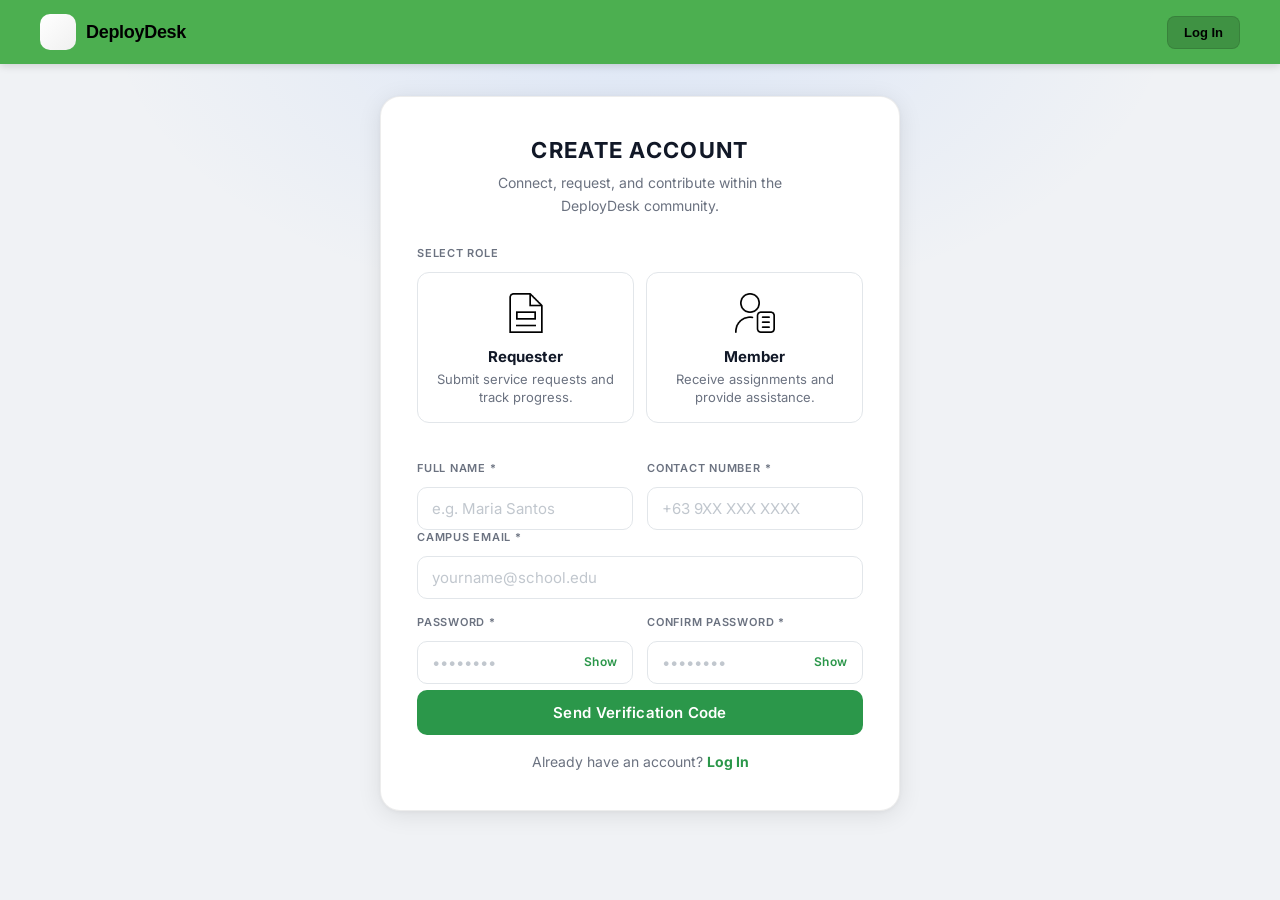
<file: public/signup.html>
<!DOCTYPE html>
<html lang="en">
<head>
  <meta charset="UTF-8"/>
  <meta name="viewport" content="width=device-width, initial-scale=1.0"/>
  <title>DeployDesk — Sign Up</title>

  <!-- Fonts: Inter (primary UI) + Roboto (fallback) -->
  <link href="https://fonts.googleapis.com/css2?family=Inter:wght@400;500;600;700&family=Roboto:wght@400;500;700&display=swap" rel="stylesheet">

  <!-- Base app styles, then auth overrides -->
  <!-- NOTE: All duplicate :root variables and component styles that were
       previously inline here have been moved to auth.css. -->
  <link rel="stylesheet" href="styles.css">
  <link rel="stylesheet" href="auth.css">
</head>
<body>

  <!-- ── NAVBAR ─────────────────────────────────────────── -->
  <!-- On the signup page, "Log In" is a plain CTA (not active-route)
       because this IS the signup page — the user is already here.    -->
  <nav class="pub-nav">
    <a href="index.html" class="logo">
      <div class="logo-icon"></div>
      <span class="logo-text">DeployDesk</span>
    </a>
    <div class="spacer"></div>
    <div class="nav-links">
      <a href="login.html" class="nav-link nav-cta">Log In</a>
    </div>
  </nav>

  <!-- ── AUTH PAGE ──────────────────────────────────────── -->
  <div class="auth-page">
    <div class="auth-bg"></div>

    <div class="auth-card">

      <!-- Heading -->
      <div class="auth-title form-header">Create Account</div>
      <div class="auth-sub">
        Connect, request, and contribute within the DeployDesk community.
      </div>

      <!-- Top-of-form alerts (shown/hidden by app.js) -->
      <div class="alert alert-err"  id="signupErr"></div>
      <div class="alert alert-succ" id="signupSuccess"></div>

      <!-- ── Role selector ── -->
      <div class="form-group">
        <label class="form-label">Select role</label>
        <div class="role-grid">

          <div class="role-card" onclick="selectRole(this, 'requester')">
            <div class="role-icon">
              <img src="img/reqrole.png" alt="" aria-hidden="true" width="40" height="40">
            </div>
            <div class="role-name">Requester</div>
            <div class="role-desc">Submit service requests and track progress.</div>
          </div>

          <div class="role-card" onclick="selectRole(this, 'member')">
            <div class="role-icon">
              <img src="img/memrole.png" alt="" aria-hidden="true" width="40" height="40">
            </div>
            <div class="role-name">Member</div>
            <div class="role-desc">Receive assignments and provide assistance.</div>
          </div>

        </div>
      </div>

      <!-- ── Full name + Contact (2-col, stacks on mobile) ── -->
      <div class="form-row">
        <div class="form-group">
          <label class="form-label">Full name *</label>
          <input class="form-input" type="text" id="suName" placeholder="e.g. Maria Santos" autocomplete="name"/>
        </div>
        <div class="form-group">
          <label class="form-label">Contact number *</label>
          <input class="form-input" type="tel" id="suContact" placeholder="+63 9XX XXX XXXX" autocomplete="tel"/>
        </div>
      </div>

      <!-- ── Campus email (full-width) ── -->
      <div class="form-group">
        <label class="form-label">Campus email *</label>
        <input class="form-input" type="email" id="suEmail" placeholder="yourname@school.edu" autocomplete="email"/>
      </div>

      <!-- ── Member: org + role (hidden until "Member" is selected) ── -->
      <div id="memberPositionField" style="display: none;">
        <label class="form-label">Organization &amp; role</label>
        <p class="member-hint">
          Your role determines how coverage responsibilities are assigned within your organization.
        </p>
        <div class="form-row">
          <div class="form-group">
            <label class="form-label">Organization</label>
            <select class="form-input" id="suOrgGroup" onchange="updateDynamicRoles()">
              <option value="" disabled selected>Select organization</option>
              <option value="IMAGE">IMAGE</option>
              <option value="Cognizant">Cognizant</option>
            </select>
          </div>
          <div class="form-group">
            <label class="form-label">Role</label>
            <select class="form-input" id="suMemberPosition" disabled>
              <option value="" disabled selected>Select role</option>
            </select>
          </div>
        </div>
      </div>

      <!-- ── Password + Confirm (2-col, stacks on mobile) ── -->
      <div class="form-row">
        <div class="form-group">
          <label class="form-label">Password *</label>
          <div class="password-wrapper">
            <input
              class="form-input"
              type="password"
              id="suPass"
              placeholder="••••••••"
              autocomplete="new-password"
            />
            <button
              type="button"
              class="pass-toggle-btn"
              onclick="togglePassword('suPass', this)"
              aria-label="Show password"
            >Show</button>
          </div>
        </div>
        <div class="form-group">
          <label class="form-label">Confirm password *</label>
          <div class="password-wrapper">
            <input
              class="form-input"
              type="password"
              id="suPassConfirm"
              placeholder="••••••••"
              autocomplete="new-password"
            />
            <button
              type="button"
              class="pass-toggle-btn"
              onclick="togglePassword('suPassConfirm', this)"
              aria-label="Show confirm password"
            >Show</button>
          </div>
        </div>
      </div>

    <!-- ── Initial Submit Button ── -->
      <button
        type="button"
        id="btnStartSignup"
        class="btn btn-primary btn-full btn-auth"
        style="margin-top: 6px;"
        onclick="requestOtp()"
      >Send Verification Code</button>

      <!-- ── OTP Verification Section (Hidden by default) ── -->
      <div id="otpSection" style="display: none; margin-top: 20px; border-top: 1px solid var(--border); padding-top: 20px;">
          <label class="form-label" style="color: #1BA354;">Verification Code Sent!</label>
          <p style="font-size: 12px; color: var(--text3); margin-bottom: 12px; line-height: 1.5;">We sent a 6-digit code to verify your identity.</p>
          
          <input class="form-input" type="text" id="suOtp" placeholder="000000" maxlength="6" style="text-align: center; font-size: 20px; letter-spacing: 6px; font-weight: bold;" />
          
          <button type="button" class="btn btn-primary btn-full btn-auth" style="margin-top: 12px;" id="btnFinalSignup" onclick="verifyAndSubmit()">Verify & Create Account</button>
          <button type="button" class="btn btn-outline btn-full" style="margin-top: 8px;" onclick="cancelOtp()">Cancel</button>
      </div>

      <!-- Footer -->
      <div class="auth-footer">
        Already have an account? <a href="login.html" class="link">Log In</a>
      </div>

    </div><!-- /.auth-card -->
  </div><!-- /.auth-page -->

  <!-- Toast container (used by app.js) -->
  <div class="toast-wrap" id="toastWrap"></div>

  <!-- App logic -->
  <script src="app.js"></script>

  <script>
    /**
     * Toggles password visibility and updates the button label.
     * Works with both the text-button approach (above) and
     * the legacy <img> approach if you switch back.
     */
    function togglePassword(inputId, trigger) {
      const input = document.getElementById(inputId);
      const isHidden = input.type === 'password';

      input.type = isHidden ? 'text' : 'password';

      // Text button variant
      if (trigger && trigger.tagName === 'BUTTON') {
        trigger.textContent = isHidden ? 'Hide' : 'Show';
        trigger.setAttribute('aria-label', isHidden ? 'Hide password' : 'Show password');
      }
      // Legacy <img> variant (kept for backwards-compat)
      if (trigger && trigger.tagName === 'IMG') {
        trigger.src = isHidden ? 'img/show.png' : 'img/nopass.png';
      }
    }

    /**
     * Populates the role dropdown when an organization is chosen.
     * Reads from window.groupRoles set by app.js.
     */
    function updateDynamicRoles() {
      const groupValue = document.getElementById('suOrgGroup').value;
      const roleSelect = document.getElementById('suMemberPosition');

      roleSelect.innerHTML = '<option value="" disabled selected>Select role</option>';

      if (groupValue && window.groupRoles && window.groupRoles[groupValue]) {
        window.groupRoles[groupValue].forEach(role => {
          const opt       = document.createElement('option');
          opt.value       = role;
          opt.textContent = role;
          roleSelect.appendChild(opt);
        });
        roleSelect.disabled = false;
      } else {
        roleSelect.disabled = true;
      }
    }

    /**
     * Highlights the chosen role card and shows/hides the
     * member-position section for the "member" role.
     */
    function selectRole(card, role) {
      card.closest('.role-grid')
          .querySelectorAll('.role-card')
          .forEach(c => c.classList.remove('selected'));
      card.classList.add('selected');

      const positionField = document.getElementById('memberPositionField');
      if (!positionField) return;

      if (role === 'member') {
        positionField.style.display = 'block';
      } else {
        positionField.style.display = 'none';
        const orgSel  = document.getElementById('suOrgGroup');
        const roleSel = document.getElementById('suMemberPosition');
        if (orgSel)  orgSel.value = '';
        if (roleSel) {
          roleSel.innerHTML = '<option value="" disabled selected>Select role</option>';
          roleSel.disabled  = true;
        }
      }
    }
    // ==========================================
    // ⚡ OTP & REGISTRATION LOGIC
    // ==========================================
    window.requestOtp = async function() {
        const errAlert = document.getElementById('signupErr');
        errAlert.style.display = 'none';

        // 1. Basic Form Validation before sending email
        const email = document.getElementById('suEmail').value.trim();
        const pass = document.getElementById('suPass').value;
        const confirm = document.getElementById('suPassConfirm').value;
        const name = document.getElementById('suName').value.trim();
        const roleCard = document.querySelector('.role-card.selected');

        if (!roleCard) return showError("Please select a role (Requester or Member).");
        if (!name || !email || !pass) return showError("Please fill in all required fields.");
        if (pass !== confirm) return showError("Passwords do not match.");
        if (pass.length < 8) return showError("Password must be at least 8 characters.");

        // If member role is selected, ensure they picked an org and position
        const role = roleCard.querySelector('.role-name').innerText.toLowerCase();
        if (role === 'member') {
            const org = document.getElementById('suOrgGroup').value;
            const pos = document.getElementById('suMemberPosition').value;
            if (!org || !pos) return showError("Members must select an Organization and Role.");
        }

        const btn = document.getElementById('btnStartSignup');
        const originalText = btn.innerText;
        btn.innerText = "Sending Code...";
        btn.disabled = true;

        try {
            // 2. Ask the server to email the code
            const data = await apiFetch('/send-otp', {
                method: 'POST',
                body: JSON.stringify({ email: email })
            });

            if (data && data.success) {
                // 3. Hide the main button and show the OTP box
                btn.style.display = 'none';
                document.getElementById('otpSection').style.display = 'block';
            } else {
                showError(data.message || "Failed to send code. Is the email correct?");
                btn.innerText = originalText;
                btn.disabled = false;
            }
        } catch (e) {
            console.error(e);
            showError("Server error. Please try again.");
            btn.innerText = originalText;
            btn.disabled = false;
        }
    };

    window.cancelOtp = function() {
        document.getElementById('otpSection').style.display = 'none';
        const btn = document.getElementById('btnStartSignup');
        btn.style.display = 'block';
        btn.innerText = "Send Verification Code";
        btn.disabled = false;
        document.getElementById('signupErr').style.display = 'none';
    };

    window.verifyAndSubmit = async function() {
        const errAlert = document.getElementById('signupErr');
        errAlert.style.display = 'none';

        const otpCode = document.getElementById('suOtp').value.trim();
        if (otpCode.length !== 6) return showError("Please enter the complete 6-digit code.");

        const btn = document.getElementById('btnFinalSignup');
        btn.innerText = "Verifying...";
        btn.disabled = true;

        const roleName = document.querySelector('.role-card.selected').querySelector('.role-name').innerText.toLowerCase();
        
        // Gather all form data
        const payload = {
            email: document.getElementById('suEmail').value.trim(),
            name: document.getElementById('suName').value.trim(),
            contact: document.getElementById('suContact').value.trim(),
            password: document.getElementById('suPass').value,
            role: roleName,
            otp: otpCode 
        };

        // If member, format the position exactly as your backend expects
        if (roleName === 'member') {
            const org = document.getElementById('suOrgGroup').value;
            const pos = document.getElementById('suMemberPosition').value;
            payload.position = `${pos} - ${org}`; // e.g., "Writer - Cognizant"
        }

        try {
            // Send everything to the signup route
            const data = await apiFetch('/signup', {
                method: 'POST',
                body: JSON.stringify(payload)
            });

            if (data && data.success) {
                // Save the login token
                if(data.token) localStorage.setItem('dd_authToken', data.token);
                if(data.user) localStorage.setItem('dd_currentUser', JSON.stringify(data.user));
                
                const succAlert = document.getElementById('signupSuccess');
                succAlert.innerText = "Account verified and created successfully! Redirecting...";
                succAlert.style.display = 'block';
                document.getElementById('otpSection').style.display = 'none';
                
                setTimeout(() => {
                    // Redirect based on role
                    if(data.user.role === 'admin' || data.user.role === 'administrative') {
                        window.location.href = 'admin-dashboard.html';
                    } else if(data.user.role === 'member') {
                        window.location.href = 'dashboard.html';
                    } else {
                        window.location.href = 'landing.html';
                    }
                }, 1500);
            } else {
                showError(data.message || "Signup failed. Invalid code?");
                btn.innerText = "Verify & Create Account";
                btn.disabled = false;
            }
        } catch (e) {
            console.error(e);
            showError("Server error. Check your connection.");
            btn.innerText = "Verify & Create Account";
            btn.disabled = false;
        }
    };

    // Helper function to show errors using your existing UI
    function showError(msg) {
        const errDiv = document.getElementById('signupErr');
        errDiv.innerText = msg;
        errDiv.style.display = 'block';
    }
  </script>

</body>
</html>
</file>
<file: public/styles.css>
/* ============================================================
   ROOT VARIABLES & BASE
============================================================ */
:root {
  --bg: #fcfcfce8; --bg2: #dddfe0; --bg3: #f1f3f5;
  --surface: #ffffff; --surface2: #f8f9fa;
  --border: rgba(0,0,0,0.1); --border2: rgba(0,0,0,0.05);
  --accent: #32ac54; --accent2: #1abc9c; --accent3: #27ae60;
  --warn: #f39c12; --danger: #e74c3c;
  --text: #1a1a1a; --text2: #666666; --text3: #999999;
  --font-h: 'Syne', sans-serif; --font-b: 'DM Sans', sans-serif;
  --r: 12px; --r2: 8px; --sidebar: 248px; --nav-h: 64px;
  --ease: 0.2s cubic-bezier(.4,0,.2,1);
}
*{margin:0;padding:0;box-sizing:border-box;}
body{font-family:var(--font-b);background:var(--bg);color:var(--text);min-height:100vh;}
a{text-decoration:none;color:inherit;}
button,input,select,textarea{font-family:var(--font-b);}

/* Include ALL your original CSS classes here (pub-nav, auth-card, app-shell, sidebar, etc.) */
/* ============================================================
   NAVBAR (public)
============================================================ */
.pub-nav{
  position:fixed;top:0;left:0;right:0;z-index:900;
  height:var(--nav-h);
  background:#2b974a;
  backdrop-filter:blur(16px);
  border-bottom:1px solid var(--border);
  display:flex;align-items:center;padding:0 40px;gap:24px;
}
.pub-nav .logo{display:flex;align-items:center;gap:10px;cursor:pointer;}
.logo-icon{width:36px;height:36px;border-radius:10px;background:linear-gradient(135deg,#ffffff,#f0f0f0);display:flex;align-items:center;justify-content:center;font-size:17px;flex-shrink:0;color:#22d957;}
.logo-text{font-family:var(--font-h);font-size:18px;font-weight:800;color:#080808;letter-spacing:-.3px;}
.pub-nav .spacer{flex:1;}
.pub-nav .nav-links{display:flex;align-items:center;gap:8px;}
.nav-link{padding:8px 16px;border-radius:var(--r2);font-size:13px;font-weight:500;color:#070707;transition:var(--ease);cursor:pointer;}
.nav-link:hover{color:#ffffff;background:rgba(255,255,255,0.2);}
.nav-link.active-route{color:#ffffff;background:rgba(255,255,255,0.3);}

/* ============================================================
   BUTTONS
============================================================ */
.btn{display:inline-flex;align-items:center;justify-content:center;gap:7px;padding:10px 20px;border-radius:var(--r2);font-size:13px;font-weight:500;border:none;transition:var(--ease);cursor:pointer;white-space:nowrap;}
.btn-primary{background:var(--accent);color:#ffffff;}
.btn-primary:hover{background:#2b974a;transform:translateY(-1px);box-shadow:0 6px 20px rgba(34,217,87,.3);}
.btn-outline{background:transparent;border:1px solid var(--border2);color:var(--text);}
.btn-outline:hover{background:rgba(255,255,255,.05);border-color:var(--accent);color:var(--accent);}
.btn-ghost{background:transparent;color:var(--text2);}
.btn-ghost:hover{color:var(--text);background:rgba(255,255,255,.04);}
.btn-danger{background:rgba(240,64,96,.12);border:1px solid rgba(240,64,96,.25);color:var(--danger);}
.btn-danger:hover{background:rgba(240,64,96,.2);}
.btn-success{background:rgba(31,214,160,.1);border:1px solid rgba(31,214,160,.25);color:var(--accent3);}
.btn-success:hover{background:rgba(31,214,160,.2);}
.btn-sm{padding:6px 12px;font-size:11px;}
.btn-lg{padding:14px 32px;font-size:15px;font-weight:600;}
.btn-full{width:100%;}

/* ============================================================
   WORKLOAD MONITORING STYLES
============================================================ */
.workload-bar{background:var(--border);border-radius:4px;overflow:hidden;height:8px;}
.workload-fill{height:100%;border-radius:4px;transition:width .3s ease;}
.alert-item{padding:8px 12px;border-radius:6px;margin-bottom:8px;}
.alert-item:last-child{margin-bottom:0;}
.mc-load{position:relative;}
.mc-bar{background:var(--accent);border-radius:3px;transition:width .3s ease;}

#suMemberPosition{width:100%;}
#suMemberPosition::placeholder{white-space:nowrap;overflow:hidden;text-overflow:ellipsis;}

/* ============================================================
   LANDING PAGE
============================================================ */
.hero{ min-height:100vh; display:flex;align-items:center;justify-content:center; flexDirection:column;text-align:center; padding:100px 24px 60px; position:relative;overflow:hidden; }
.hero-bg{ position:absolute;inset:0;pointer-events:none; background:radial-gradient(ellipse 80% 60% at 50% -10%, rgba(74,140,255,.18) 0%, transparent 70%), radial-gradient(ellipse 50% 40% at 80% 60%, rgba(124,92,252,.1) 0%, transparent 60%), radial-gradient(ellipse 40% 30% at 20% 80%, rgba(31,214,160,.07) 0%, transparent 60%); }
.hero-grid{ position:absolute;inset:0;pointer-events:none; background-image:linear-gradient(rgba(74,140,255,.04) 1px,transparent 1px),linear-gradient(90deg,rgba(74,140,255,.04) 1px,transparent 1px); background-size:48px 48px; mask-image:radial-gradient(ellipse 80% 80% at 50% 50%,black 40%,transparent 100%); }
.hero-badge{ display:inline-flex;align-items:center;gap:7px; background:rgba(74,140,255,.1);border:1px solid rgba(74,140,255,.22); border-radius:20px;padding:6px 14px; font-size:11px;color:var(--accent);font-weight:600; letter-spacing:.4px;text-transform:uppercase; margin-bottom:28px; animation:fadeUp .6s ease both; }
.hero-badge::before{content:'';width:6px;height:6px;border-radius:50%;background:var(--accent);animation:pulse 2s infinite;}
@keyframes pulse{0%,100%{opacity:1;}50%{opacity:.3;}}
.hero-title{ font-family:var(--font-h);font-size:clamp(42px,7vw,80px);font-weight:800; line-height:1.05;letter-spacing:-2px; color:var(--text);margin-bottom:16px; animation:fadeUp .6s .1s ease both; }
.hero-title span{ background:linear-gradient(135deg,var(--accent),var(--accent2)); -webkit-background-clip:text;-webkit-text-fill-color:transparent;background-clip:text; }
.hero-sub{ font-size:clamp(15px,2vw,18px);color:var(--text2); max-width:580px;line-height:1.65;margin-bottom:40px; animation:fadeUp .6s .2s ease both; }
.hero-cta{display:flex;gap:12px;justify-content:center;flex-wrap:wrap;animation:fadeUp .6s .3s ease both;}
@keyframes fadeUp{from{opacity:0;transform:translateY(18px);}to{opacity:1;transform:translateY(0);}}

.features{padding:80px 24px;max-width:1100px;margin:0 auto;}
.section-label{ display:inline-block;font-size:11px;font-weight:700; color:var(--accent);text-transform:uppercase;letter-spacing:1.2px; margin-bottom:14px; }
.section-title{font-family:var(--font-h);font-size:clamp(26px,4vw,40px);font-weight:800;color:#32ac54;margin-bottom:12px;letter-spacing:-.5px;}
.section-sub{font-size:15px;color:var(--text2);max-width:500px;line-height:1.6;}
.features-grid{display:grid;grid-template-columns:repeat(auto-fit,minmax(300px,1fr));gap:20px;margin-top:48px;}
.feature-card{ background:var(--bg3);border:1px solid var(--border); border-radius:16px;padding:28px; transition:var(--ease);position:relative;overflow:hidden; }
.feature-card::before{ content:'';position:absolute;inset:0; background:linear-gradient(135deg,rgba(74,140,255,.06),transparent 60%); opacity:0;transition:var(--ease); }
.feature-card:hover{border-color:rgba(74,140,255,.25);transform:translateY(-4px);}
.feature-card:hover::before{opacity:1;}
.feature-icon{ width:48px;height:48px;border-radius:12px; display:flex;align-items:center;justify-content:center; font-size:22px;margin-bottom:18px; }
.feature-icon.blue{background:rgba(74,140,255,.12);}
.feature-icon.purple{background:rgba(124,92,252,.12);}
.feature-icon.green{background:rgba(31,214,160,.1);}
.feature-icon.orange{background:rgba(245,166,35,.1);}
.feature-icon.red{background:rgba(240,64,96,.1);}
.feature-title{font-family:var(--font-h);font-size:16px;font-weight:700;color:var(--text);margin-bottom:8px;}
.feature-desc{font-size:13px;color:var(--text2);line-height:1.6;}

.landing-footer{ background:var(--bg2);border-top:1px solid var(--border); padding:40px 24px;text-align:center; }
.footer-logo{display:flex;align-items:center;gap:10px;justify-content:center;margin-bottom:14px;}
.footer-text{font-size:12px;color:var(--text3);}
.footer-contact{font-size:12px;color:var(--text3);margin-top:6px;}

/* ============================================================
   AUTH PAGES
============================================================ */
.auth-page{ min-height:100vh;display:flex;align-items:center;justify-content:center; background:var(--bg);padding:80px 24px 40px; position:relative;overflow:hidden; }
.auth-bg{ position:absolute;inset:0;pointer-events:none; background:radial-gradient(ellipse 60% 50% at 50% 0%,rgba(74,140,255,.12) 0%,transparent 70%); }
.auth-card{ background:var(--bg3); border:1px solid var(--border2); border-radius:20px; width:100%;max-width:460px; padding:36px 40px; position:relative;z-index:1; animation:fadeUp .4s ease both; }
.auth-logo{ display:flex;align-items:center;gap:10px; justify-content:center;margin-bottom:28px;cursor:pointer; }
.auth-title{font-family:var(--font-h);font-size:22px;font-weight:800;color:#22d957;text-align:center;margin-bottom:6px;}
.auth-sub{font-size:13px;color:var(--text3);text-align:center;margin-bottom:28px;}
.auth-footer-text{text-align:center;font-size:12px;color:var(--text3);margin-top:20px;}
.auth-footer-text a{color:var(--accent);cursor:pointer;}
.auth-footer-text a:hover{text-decoration:underline;}

.role-toggle-row{display:grid;grid-template-columns:1fr 1fr;gap:10px;margin-bottom:20px;}
.role-opt{ padding:12px 10px;border-radius:10px; border:2px solid var(--border2);cursor:pointer; text-align:center;transition:var(--ease); background:var(--surface); }
.role-opt:hover{border-color:rgba(74,140,255,.4);}
.role-opt.selected{border-color:var(--accent);background:rgba(74,140,255,.1);}
.role-opt-icon{font-size:22px;margin-bottom:5px;}
.role-opt-name{font-size:12px;font-weight:700;color:var(--text);font-family:var(--font-h);}
.role-opt-desc{font-size:10px;color:var(--text3);margin-top:2px;}

.form-group{display:flex;flex-direction:column;gap:6px;margin-bottom:14px;}
.form-group label{font-size:11px;font-weight:700;color:var(--text3);text-transform:uppercase;letter-spacing:.6px;}
.form-group input,.form-group select,.form-group textarea{ background:var(--surface);border:1px solid var(--border2);border-radius:var(--r2); padding:11px 14px;color:var(--text);font-size:13px;outline:none; transition:var(--ease); }
.form-group input:focus,.form-group select:focus,.form-group textarea:focus{ border-color:var(--accent);background:rgba(74,140,255,.05); }
.form-group input.error{border-color:var(--danger);}
.form-err{font-size:11px;color:var(--danger);margin-top:3px;}
.form-grid-2{display:grid;grid-template-columns:1fr 1fr;gap:14px;}
.form-grid-2 .form-group{margin-bottom:0;}
.pw-wrap{position:relative;overflow:hidden;}
.pw-wrap input{text-overflow:ellipsis;white-space:nowrap;overflow:hidden;}

.validation-banner{ border-radius:var(--r2);padding:10px 14px; font-size:12px;margin-bottom:16px;display:none; }
.validation-banner.error{background:rgba(240,64,96,.1);border:1px solid rgba(240,64,96,.25);color:var(--danger);}
.validation-banner.success{background:rgba(31,214,160,.1);border:1px solid rgba(31,214,160,.25);color:var(--accent3);}

/* ============================================================
   PROFILE PAGE
============================================================ */
.profile-wrap{max-width:900px;margin:0 auto;padding:40px 24px; padding-top:calc(var(--nav-h) + 40px);}
.profile-header-card{ background:var(--bg3);border:1px solid var(--border); border-radius:20px;padding:32px; display:flex;align-items:center;gap:28px; margin-bottom:24px;position:relative;overflow:hidden; }
.profile-header-card::before{ content:'';position:absolute;top:0;right:0;width:300px;height:100%; background:radial-gradient(ellipse at right,rgba(74,140,255,.07),transparent 70%); }
.profile-avatar-wrap{position:relative;}
.profile-avatar{ width:90px;height:90px;border-radius:50%; background:linear-gradient(135deg,var(--accent2),var(--accent3)); display:flex;align-items:center;justify-content:center; font-family:var(--font-h);font-size:32px;font-weight:800; color:#fff;overflow:hidden;flex-shrink:0;cursor:pointer; }
.profile-avatar img{width:100%;height:100%;object-fit:cover;}
.avatar-edit-btn{ position:absolute;bottom:2px;right:2px; width:24px;height:24px;border-radius:50%; background:var(--accent);border:2px solid var(--bg3); display:flex;align-items:center;justify-content:center; font-size:10px;cursor:pointer;color:#fff; }
.profile-info h2{font-family:var(--font-h);font-size:22px;font-weight:800;color:var(--text);margin-bottom:4px;}
.profile-info .role-pill{ display:inline-flex;align-items:center;gap:5px; background:rgba(74,140,255,.12);border:1px solid rgba(74,140,255,.2); border-radius:20px;padding:3px 12px;font-size:11px;color:var(--accent);font-weight:600; margin-bottom:8px; }
.profile-info .p-email{font-size:13px;color:var(--text3);}
.profile-tabs{display:flex;gap:0;border-bottom:1px solid var(--border);margin-bottom:24px;}
.profile-tab{ padding:11px 20px;font-size:13px;font-weight:500; color:var(--text3);cursor:pointer;border-bottom:2px solid transparent; transition:var(--ease);margin-bottom:-1px; }
.profile-tab:hover{color:var(--text2);}
.profile-tab.active{color:var(--accent);border-bottom-color:var(--accent);}
.profile-section{display:none;}
.profile-section.active{display:block;}
.info-card{background:var(--bg3);border:1px solid var(--border);border-radius:var(--r);padding:24px;margin-bottom:20px;}
.info-card-title{font-family:var(--font-h);font-size:14px;font-weight:700;color:var(--text);margin-bottom:18px;padding-bottom:12px;border-bottom:1px solid var(--border);}
.info-row{display:flex;align-items:center;gap:12px;padding:10px 0;border-bottom:1px solid var(--border);}
.info-row:last-child{border-bottom:none;}
.info-icon{font-size:15px;width:20px;text-align:center;flex-shrink:0;color:var(--text3);}
.info-key{font-size:11px;font-weight:700;color:var(--text3);text-transform:uppercase;letter-spacing:.4px;min-width:110px;}
.info-val{font-size:13px;color:var(--text);}
.info-val.muted{color:var(--text3);}
.avatar-upload-area{ border:2px dashed var(--border2);border-radius:var(--r); padding:28px;text-align:center;cursor:pointer; transition:var(--ease);position:relative;overflow:hidden; }
.avatar-upload-area:hover{border-color:var(--accent);background:rgba(74,140,255,.04);}
.avatar-preview{width:80px;height:80px;border-radius:50%;object-fit:cover;margin:0 auto 12px;display:none;}

/* ============================================================
   APP SHELL (Dashboard)
============================================================ */
.app-shell{display:flex;min-height:100vh;width:100%;}
.sidebar{ width:var(--sidebar);min-height:100vh; background:var(--bg2);border-right:1px solid var(--border); display:flex;flex-direction:column; position:fixed;left:0;top:0;bottom:0;z-index:200; }
.sb-logo{padding:20px 18px;border-bottom:1px solid var(--border);cursor:pointer;}
.sb-logo .logo{display:inline-flex;align-items:center;gap:9px;}
.sb-user{ padding:12px 16px;border-bottom:1px solid var(--border); display:flex;align-items:center;gap:10px; }
.sb-av{ width:34px;height:34px;border-radius:50%; background:linear-gradient(135deg,var(--accent2),var(--accent3)); display:flex;align-items:center;justify-content:center; font-size:12px;font-weight:700;font-family:var(--font-h); color:#fff;flex-shrink:0;overflow:hidden;cursor:pointer; }
.sb-av img{width:100%;height:100%;object-fit:cover;}
.sb-uinfo{flex:1;min-width:0;}
.sb-uname{font-size:13px;font-weight:500;color:var(--text);white-space:nowrap;overflow:hidden;text-overflow:ellipsis;cursor:pointer;}
.sb-urole{font-size:10px;color:var(--accent);text-transform:uppercase;letter-spacing:.5px;font-weight:600;}
.sb-switch{ background:var(--surface);border:1px solid var(--border2);color:var(--text2); font-size:10px;padding:4px 7px;border-radius:5px;cursor:pointer; font-family:var(--font-b);transition:var(--ease);white-space:nowrap; }
.sb-switch:hover{background:var(--surface2);color:var(--text);}
.sb-nav{flex:1;padding:10px 0;overflow-y:auto;}
.sb-sec-label{font-size:9px;color:var(--text3);text-transform:uppercase;letter-spacing:1px;padding:8px 18px 4px;font-weight:700;}
.sb-item{ display:flex;align-items:center;gap:9px; padding:9px 18px;cursor:pointer; color:var(--text2);font-size:13px; border-left:2px solid transparent;transition:var(--ease); }
.sb-item:hover{color:var(--text);background:rgba(255,255,255,.025);}
.sb-item.active{color:var(--accent);background:rgba(74,140,255,.07);border-left-color:var(--accent);font-weight:500;}
.sb-icon{font-size:15px;width:18px;text-align:center;flex-shrink:0;}
.sb-badge{ margin-left:auto;background:var(--danger);color:#fff; font-size:9px;font-weight:700;padding:2px 5px;border-radius:10px;min-width:16px;text-align:center; }
.sb-badge.info{background:var(--accent);}
.sb-footer{padding:12px 14px;border-top:1px solid var(--border);}
.algo-pill{ background:linear-gradient(135deg,rgba(74,140,255,.12),rgba(124,92,252,.12)); border:1px solid rgba(74,140,255,.2);border-radius:var(--r2);padding:10px 12px; }
.algo-pill-title{font-size:10px;font-weight:700;color:var(--accent);font-family:var(--font-h);}
.algo-pill-sub{font-size:10px;color:var(--text3);margin-top:2px;line-height:1.4;}
.sb-main{margin-left:var(--sidebar);flex:1;display:flex;flex-direction:column;min-height:100vh;}
.topbar{ background:var(--bg2);border-bottom:1px solid var(--border); padding:0 24px;height:60px; display:flex;align-items:center;gap:16px; position:sticky;top:0;z-index:100; }
.tb-title{font-family:var(--font-h);font-size:17px;font-weight:700;color:var(--text);}
.tb-sub{font-size:11px;color:var(--text3);}
.tb-actions{display:flex;align-items:center;gap:8px;margin-left:auto;}
.search-bar{ display:flex;align-items:center;gap:7px; background:var(--surface);border:1px solid var(--border2); border-radius:var(--r2);padding:0 12px;max-width:220px; }
.search-bar input{background:transparent;border:none;padding:8px 0;font-size:13px;color:var(--text);outline:none;width:150px;}
.search-bar input::placeholder{color:var(--text3);}
.notif-btn{ position:relative;background:var(--surface);border:1px solid var(--border2); width:36px;height:36px;border-radius:var(--r2); display:flex;align-items:center;justify-content:center; cursor:pointer;font-size:16px;color:var(--text2);transition:var(--ease); }
.notif-btn:hover{color:var(--text);background:var(--surface2);}
.notif-dot{position:absolute;top:7px;right:7px;width:7px;height:7px;border-radius:50%;background:var(--danger);border:2px solid var(--bg2);}
.sub-page{display:none;flex:1;flex-direction:column;}
.sub-page.active{display:block;}
.page-body{flex:1;padding:24px;}

/* Dashboard Inner Components */
.stats-row{display:grid;grid-template-columns:repeat(4,1fr);gap:16px;margin-bottom:24px;}
.stat-card{ background:var(--bg3);border:1px solid var(--border);border-radius:var(--r); padding:18px 20px;position:relative;overflow:hidden;transition:var(--ease); }
.stat-card:hover{border-color:var(--border2);transform:translateY(-2px);}
.stat-card::after{ content:'';position:absolute;top:0;right:0; width:80px;height:80px;border-radius:50%;opacity:.07;transform:translate(20px,-20px); }
.sc-blue::after{background:var(--accent);}
.sc-purple::after{background:var(--accent2);}
.sc-green::after{background:var(--accent3);}
.sc-orange::after{background:var(--warn);}
.stat-label{font-size:10px;color:var(--text3);text-transform:uppercase;letter-spacing:.7px;font-weight:700;}
.stat-value{font-family:var(--font-h);font-size:28px;font-weight:800;color:var(--text);margin:6px 0 3px;line-height:1;}
.sc-blue .stat-value{color:var(--accent);}
.sc-purple .stat-value{color:var(--accent2);}
.sc-green .stat-value{color:var(--accent3);}
.sc-orange .stat-value{color:var(--warn);}
.stat-sub{font-size:11px;color:var(--text3);}
.stat-icon{position:absolute;top:16px;right:16px;font-size:22px;opacity:.45;}

.card{background:var(--bg3);border:1px solid var(--border);border-radius:var(--r);overflow:hidden;}
.card-header{padding:15px 20px;border-bottom:1px solid var(--border);display:flex;align-items:center;gap:10px;}
.card-title{font-family:var(--font-h);font-size:14px;font-weight:700;color:var(--text);flex:1;}
.card-body{padding:20px;}
.grid-65{display:grid;grid-template-columns:1fr .55fr;gap:20px;}
.grid-2{display:grid;grid-template-columns:1fr 1fr;gap:20px;}

table{width:100%;border-collapse:collapse;}
th{padding:9px 14px;text-align:left;font-size:10px;color:var(--text3);text-transform:uppercase;letter-spacing:.7px;font-weight:700;border-bottom:1px solid var(--border);white-space:nowrap;}
td{padding:11px 14px;border-bottom:1px solid var(--border);font-size:13px;color:var(--text2);vertical-align:middle;}
tr:last-child td{border-bottom:none;}
tr:hover td{background:rgba(255,255,255,.015);}
td.bold{color:var(--text);font-weight:500;}

.status{display:inline-flex;align-items:center;gap:5px;padding:3px 9px;border-radius:20px;font-size:11px;font-weight:600;}
.status::before{content:'';width:5px;height:5px;border-radius:50%;}
.s-pending{background:rgba(245,166,35,.1);color:var(--warn);border:1px solid rgba(245,166,35,.2);}
.s-pending::before{background:var(--warn);}
.s-approved{background:rgba(31,214,160,.1);color:var(--accent3);border:1px solid rgba(31,214,160,.2);}
.s-approved::before{background:var(--accent3);}
.s-rejected{background:rgba(240,64,96,.1);color:var(--danger);border:1px solid rgba(240,64,96,.2);}
.s-rejected::before{background:var(--danger);}

.tag{display:inline-block;padding:2px 8px;border-radius:4px;font-size:10px;font-weight:700;background:var(--surface2);color:var(--text3);text-transform:uppercase;letter-spacing:.3px;}
.tag-green{background:rgba(31,214,160,.1);color:var(--accent3);}
.tag-red{background:rgba(240,64,96,.1);color:var(--danger);}
.tag-blue{background:rgba(74,140,255,.1);color:var(--accent);}
.tag-orange{background:rgba(245,166,35,.1);color:var(--warn);}

.progress-bar{background:var(--surface);border-radius:10px;height:6px;overflow:hidden;}
.progress-fill{height:100%;border-radius:10px;transition:width .5s ease;}

.notif-item{padding:13px 16px;border-bottom:1px solid var(--border);display:flex;gap:11px;align-items:flex-start;transition:var(--ease);cursor:pointer;}
.notif-item:hover{background:rgba(255,255,255,.018);}
.notif-item:last-child{border-bottom:none;}
.notif-item.unread{background:rgba(74,140,255,.03);}
.ni-icon{width:32px;height:32px;border-radius:8px;display:flex;align-items:center;justify-content:center;font-size:14px;flex-shrink:0;}
.ni-blue{background:rgba(74,140,255,.12);}
.ni-green{background:rgba(31,214,160,.1);}
.ni-orange{background:rgba(245,166,35,.1);}
.ni-red{background:rgba(240,64,96,.1);}
.ni-content{flex:1;}
.ni-title{font-size:13px;font-weight:500;color:var(--text);}
.ni-desc{font-size:11px;color:var(--text3);margin-top:2px;line-height:1.4;}
.ni-time{font-size:10px;color:var(--text3);margin-top:3px;}
.unread-dot{width:7px;height:7px;border-radius:50%;background:var(--accent);flex-shrink:0;margin-top:5px;}

.algo-panel{background:linear-gradient(135deg,rgba(74,140,255,.07),rgba(124,92,252,.07));border:1px solid rgba(74,140,255,.18);border-radius:var(--r);padding:16px;margin-top:16px;}
.algo-panel-hdr{display:flex;align-items:center;gap:7px;font-family:var(--font-h);font-size:12px;font-weight:700;color:var(--accent);margin-bottom:12px;}
.algo-row{display:flex;align-items:flex-start;gap:10px;padding:7px 0;border-bottom:1px solid var(--border);font-size:12px;}
.algo-row:last-child{border-bottom:none;padding-bottom:0;}
.algo-row-label{flex:1;color:var(--text2);}
.algo-row-status{font-size:11px;font-weight:600;}
.ok{color:var(--accent3);}
.warn-c{color:var(--warn);}
.fail-c{color:var(--danger);}

.member-grid{display:grid;grid-template-columns:repeat(auto-fill,minmax(190px,1fr));gap:12px;}
.member-card{background:var(--surface);border:1px solid var(--border);border-radius:var(--r2);padding:14px;display:flex;flex-direction:column;align-items:center;gap:7px;text-align:center;transition:var(--ease);cursor:pointer;}
.member-card:hover{border-color:var(--border2);transform:translateY(-2px);}
.mc-name{font-size:13px;font-weight:700;color:var(--text);font-family:var(--font-h);}
.mc-role{font-size:10px;color:var(--text3);text-transform:uppercase;letter-spacing:.4px;}
.mc-load{width:100%;background:var(--bg3);border-radius:10px;height:4px;overflow:hidden;}
.mc-bar{height:100%;border-radius:10px;}
.mc-bar.low{background:var(--accent3);}
.mc-bar.mid{background:var(--warn);}
.mc-bar.high{background:var(--danger);}
.divider{height:1px;background:var(--border);margin:16px 0;}

/* Modal */
.modal-overlay{display:none;position:fixed;inset:0;background:rgba(0,0,0,.72);z-index:1000;align-items:center;justify-content:center;backdrop-filter:blur(5px);}
.modal-overlay.active{display:flex;}
.modal{background:var(--bg3);border:1px solid var(--border2);border-radius:18px;width:90%;max-width:560px;max-height:92vh;overflow-y:auto;animation:mIn .2s ease;}
@keyframes mIn{from{transform:scale(.96) translateY(10px);opacity:0;}to{transform:scale(1) translateY(0);opacity:1;}}
.modal-hdr{padding:20px 24px 16px;border-bottom:1px solid var(--border);display:flex;align-items:center;gap:12px;}
.modal-title{font-family:var(--font-h);font-size:16px;font-weight:700;color:var(--text);flex:1;}
.modal-x{width:28px;height:28px;border-radius:6px;background:var(--surface);border:1px solid var(--border2);color:var(--text2);font-size:13px;cursor:pointer;display:flex;align-items:center;justify-content:center;transition:var(--ease);}
.modal-x:hover{color:var(--text);}
.modal-body{padding:20px 24px;}
.modal-footer{padding:14px 24px;border-top:1px solid var(--border);display:flex;gap:8px;justify-content:flex-end;}
.form-grid{display:grid;grid-template-columns:1fr 1fr;gap:14px;}
.form-full{grid-column:1/-1;}

/* Toast */
.toast-wrap{position:fixed;bottom:24px;right:24px;display:flex;flex-direction:column;gap:8px;z-index:2000;}
.toast{background:var(--bg3);border:1px solid var(--border2);border-radius:var(--r2);padding:11px 15px;display:flex;align-items:center;gap:9px;min-width:270px;max-width:330px;animation:tIn .3s ease;box-shadow:0 8px 32px rgba(0,0,0,.5);}
.toast.success{border-left:3px solid var(--accent3);}
.toast.error{border-left:3px solid var(--danger);}
.toast.info{border-left:3px solid var(--accent);}
.toast.warning{border-left:3px solid var(--warn);}
@keyframes tIn{from{transform:translateX(16px);opacity:0;}to{transform:translateX(0);opacity:1;}}
.toast-msg{font-size:12px;color:var(--text);flex:1;line-height:1.4;}

/* Calendar Details */
.sched-tbl{width:100%;border-collapse:collapse;}
.sched-tbl th{padding:8px 11px;font-size:10px;background:var(--surface);color:var(--text2);border:1px solid var(--border);}
.sched-tbl td{padding:7px 11px;font-size:11px;border:1px solid var(--border);color:var(--text2);vertical-align:top;}
.sched-ev{padding:3px 6px;border-radius:4px;margin:2px 0;font-size:10px;font-weight:500;}
.sev-blue{background:rgba(74,140,255,.18);color:#7fb3ff;}
.sev-green{background:rgba(31,214,160,.15);color:var(--accent3);}
.sev-conflict{background:rgba(240,64,96,.15);color:var(--danger);border:1px solid rgba(240,64,96,.25);}
.cal-hdr{display:flex;align-items:center;gap:12px;padding:15px 20px;border-bottom:1px solid var(--border);}
.cal-nav-btn{width:27px;height:27px;background:var(--surface);border:1px solid var(--border2);border-radius:6px;cursor:pointer;color:var(--text2);font-size:12px;display:flex;align-items:center;justify-content:center;transition:var(--ease);}
.cal-nav-btn:hover{background:var(--surface2);color:var(--text);}
.cal-month{font-family:var(--font-h);font-size:14px;font-weight:700;color:var(--text);}
.cal-view-tog{display:flex;gap:3px;margin-left:auto;}
.cal-vbtn{padding:5px 11px;border-radius:5px;font-size:11px;font-weight:500;cursor:pointer;border:1px solid var(--border2);background:transparent;color:var(--text2);transition:var(--ease);font-family:var(--font-b);}
.cal-vbtn.active{background:var(--accent);border-color:var(--accent);color:#fff;}
.cal-grid-wrap{padding:14px;}
.cal-days-hdr{display:grid;grid-template-columns:repeat(7,1fr);gap:2px;margin-bottom:3px;}
.cdl{text-align:center;font-size:9px;color:var(--text3);text-transform:uppercase;letter-spacing:.5px;padding:3px 0;font-weight:700;}
.cal-grid{display:grid;grid-template-columns:repeat(7,1fr);gap:2px;}
.cal-cell{min-height:76px;background:var(--surface);border:1px solid var(--border);border-radius:5px;padding:5px;cursor:pointer;transition:var(--ease);position:relative;}
.cal-cell:hover{border-color:var(--accent);background:rgba(74,140,255,.04);}
.cal-cell.today{border-color:var(--accent);background:rgba(74,140,255,.07);}
.cal-cell.other{opacity:.32;}
.cal-date{font-size:11px;font-weight:600;color:var(--text2);margin-bottom:3px;}
.cal-cell.today .cal-date{background:var(--accent);color:#fff;width:19px;height:19px;border-radius:50%;display:flex;align-items:center;justify-content:center;font-size:10px;}
.cal-ev{font-size:9px;padding:2px 4px;border-radius:3px;margin-bottom:2px;white-space:nowrap;overflow:hidden;text-overflow:ellipsis;font-weight:500;}
.cev-blue{background:rgba(74,140,255,.22);color:#7fb3ff;}
.cev-green{background:rgba(31,214,160,.17);color:var(--accent3);}
.cev-purple{background:rgba(124,92,252,.17);color:#9c7fff;}
.cev-orange{background:rgba(245,166,35,.17);color:var(--warn);}
.cev-red{background:rgba(240,64,96,.17);color:var(--danger);}
.conflict-dot{position:absolute;top:4px;right:4px;width:6px;height:6px;border-radius:50%;background:var(--danger);}
.d-row{display:flex;gap:8px;margin-bottom:9px;align-items:flex-start;}
.d-icon{font-size:13px;flex-shrink:0;margin-top:1px;}
.d-key{font-size:11px;color:var(--text3);min-width:88px;font-weight:700;text-transform:uppercase;letter-spacing:.3px;}
.d-val{font-size:13px;color:var(--text);}
.tabs{display:flex;border-bottom:1px solid var(--border);padding:0 20px;}
.tab{padding:11px 15px;font-size:13px;font-weight:500;color:var(--text3);cursor:pointer;border-bottom:2px solid transparent;transition:var(--ease);margin-bottom:-1px;font-family:var(--font-b);}
.tab:hover{color:var(--text2);}
.tab.active{color:var(--accent);border-bottom-color:var(--accent);}

::-webkit-scrollbar{width:5px;height:5px;}
::-webkit-scrollbar-track{background:transparent;}
::-webkit-scrollbar-thumb{background:var(--surface2);border-radius:10px;}

@media(max-width:900px){
  .stats-row{grid-template-columns:1fr 1fr;}
  .grid-65,.grid-2{grid-template-columns:1fr;}
  .form-grid{grid-template-columns:1fr;}
}
@media(max-width:700px){
  :root{--sidebar:0px;}
  .sidebar{transform:translateX(-100%);}
  .sb-main{margin-left:0;}
}

.fade-in{animation:fadeUp .3s ease both;}
.delay1{animation-delay:.05s;}
.delay2{animation-delay:.1s;}
.delay3{animation-delay:.15s;}
.delay4{animation-delay:.2s;}

/* Interactive Schedule Calendar */
.isched-wrap { overflow-x: auto; width: 100%; user-select: none; }
.isched-tbl { width: 100%; border-collapse: collapse; min-width: 700px; background: var(--surface); }
.isched-tbl th { background: var(--bg2); padding: 12px 8px; font-size: 11px; text-transform: uppercase; letter-spacing: .5px; border: 1px solid var(--border); color: var(--text2); }
.isched-tbl td { border: 1px solid var(--border); padding: 0; text-align: center; height: 36px; transition: background 0.1s; cursor: pointer; }
.isched-time { width: 75px; font-size: 10px; color: var(--text3); font-weight: 700; background: var(--bg3); pointer-events: none; }

/* Cell States */
.isched-cell { background: rgba(31,214,160,0.06); } /* Default Available */
.isched-cell:hover { background: rgba(31,214,160,0.2); }
.isched-cell.busy { background: rgba(240,64,96,0.15); } /* Busy */
.isched-cell.busy:hover { background: rgba(240,64,96,0.25); }

 /* ⚡ UPGRADED: Notification Styling */
    /* Read State (Grayed out & Dimmed) */
    .notif-item { padding: 16px; border: 1px solid var(--border); border-radius: 8px; margin-bottom: 10px; display: flex; gap: 14px; align-items: flex-start; background: #f0f0f0; color: var(--text2); opacity: 0.65; transition: all 0.2s; }
    
    /* Unread State (Bright, Bold, & Highlighted) */
    .notif-item.unread { border-left: 4px solid var(--green); background: #ffffff; color: var(--text1); opacity: 1; box-shadow: 0 4px 15px rgba(0,0,0,0.04); }
    
    .notif-icon { font-size: 20px; filter: grayscale(100%); opacity: 0.6; }
    .notif-item.unread .notif-icon { filter: none; opacity: 1; }
    
    .notif-text { font-size: 14px; line-height: 1.5; }
    .notif-item.unread .notif-text { font-weight: 600; }
    
    .notif-time { font-size: 11px; color: var(--text3); margin-top: 4px; }

    /* Calendar Grid Styling */
    .calendar-grid { display: grid; grid-template-columns: repeat(6, 1fr); gap: 1px; background: var(--border); border: 1px solid var(--border); border-radius: 8px; overflow: hidden; margin-top: 15px; }
    .cal-header { background: var(--bg2); padding: 12px 10px; text-align: center; font-size: 11px; font-weight: 800; color: var(--text2); text-transform: uppercase; }
    .cal-day { background: #fff; min-height: 110px; padding: 8px; transition: background 0.2s; display: flex; flex-direction: column; gap: 4px; }
    .cal-day:hover { background: #f9f9f9; }
    .cal-day.empty { background: #fdfdfd; }
    .cal-date { font-size: 13px; font-weight: 700; color: var(--text3); margin-bottom: 4px; align-self: flex-end; }
    .cal-day.today .cal-date { background: var(--green); color: #fff; border-radius: 50%; width: 24px; height: 24px; display: flex; align-items: center; justify-content: center; }
    .cal-event { padding: 4px 6px; border-radius: 4px; font-size: 10px; font-weight: 700; cursor: pointer; white-space: nowrap; overflow: hidden; text-overflow: ellipsis; color: #fff; box-shadow: 0 2px 4px rgba(0,0,0,0.1); transition: transform 0.1s; }
    .cal-event:hover { transform: scale(1.02); }
    .cal-event.pending { background: #f39c12; }
    .cal-event.approved { background: var(--accent); }
    .cal-event.rejected { background: #e74c3c; }
    .cal-event.pending_admin { background: #3498db; }
/* ⚡ UI ALIGNMENT FIX: Sync Sidebar Logo line with Topbar line ⚡ */
.sb-logo, .topbar {
    height: 90px !important; /* Forces both containers to be the exact same height */
    box-sizing: border-box !important;
}

.sb-logo {
    display: flex;
    align-items: center;
    border-bottom: 1px solid var(--border) !important;
}

.topbar {
    display: flex;
    align-items: center;
    border-bottom: 1px solid var(--border) !important;
}
</file>
<file: public/auth.css>
/* ============================================================
   DeployDesk — auth.css
   Add this AFTER styles.css in login.html and signup.html:
   <link rel="stylesheet" href="auth.css">

   Also add Inter font in <head> (alongside your Roboto link):
   <link href="https://fonts.googleapis.com/css2?family=Inter:wght@400;500;600;700&display=swap" rel="stylesheet">
============================================================ */

/* ── ROOT: Auth-specific token overrides ─────────────────── */
:root {
  --accent:       #2b974a;
  --accent-dark:  #238645;
  --accent-dim:   rgba(43, 151, 74, 0.12);
  --danger-dim:   rgba(231, 76, 60, 0.10);
  --font-auth:    'Inter', 'Roboto', Arial, sans-serif;
}

/* ── FIX: styles.css kills focus ring on email/password ─────
   This override restores the green focus ring for auth pages. */
.auth-page input[type="email"]:focus,
.auth-page input[type="password"]:focus,
.auth-card input:focus,
.auth-card select:focus {
  outline: none;
  border-color: var(--accent) !important;
  box-shadow: 0 0 0 3px var(--accent-dim) !important;
  background: #ffffff !important;
}

/* ── NAV: Green brand bar ───────────────────────────────────
   Overrides the default white pub-nav from styles.css        */
.pub-nav {
  background: #4caf50 !important;
  border-bottom: none !important;
  backdrop-filter: none !important;
  box-shadow: 0 2px 8px rgba(0, 0, 0, 0.14) !important;
}
.pub-nav .logo-text { color: #000 !important; }
.pub-nav .nav-link  { color: #111 !important; }
.pub-nav .nav-link:hover {
  background: rgba(0, 0, 0, 0.10) !important;
  color: #000 !important;
  font-weight: 600;
}
.pub-nav .nav-link.active-route {
  background: rgba(0, 0, 0, 0.16) !important;
  color: #000 !important;
  font-weight: 700;
  border: 1.5px solid rgba(0, 0, 0, 0.12);
}
/* Plain CTA style for "Log In" link on signup page */
.pub-nav .nav-link.nav-cta {
  background: rgba(0, 0, 0, 0.16);
  border: 1.5px solid rgba(0, 0, 0, 0.12);
  color: #000 !important;
  font-weight: 700;
}
.pub-nav .nav-link.nav-cta:hover {
  background: rgba(0, 0, 0, 0.22) !important;
}

/* ── PAGE LAYOUT ────────────────────────────────────────────*/
.auth-page {
  min-height: 100vh;
  display: flex;
  flex-direction: column;
  align-items: center;
  justify-content: flex-start;
  padding: 96px 20px 48px;
  background: #f0f2f5;
  position: relative;
  overflow: hidden;
}

/* ── CARD ───────────────────────────────────────────────────*/
.auth-card {
  background: #ffffff;
  border: 1px solid rgba(0, 0, 0, 0.07);
  border-radius: 20px;
  padding: 40px 36px;
  width: 100%;
  max-width: 520px;
  box-shadow: 0 4px 24px rgba(0, 0, 0, 0.09), 0 1px 4px rgba(0, 0, 0, 0.04);
  position: relative;
  z-index: 1;
  animation: fadeUp 0.35s ease both;
  margin-bottom: 24px;
}
@media (max-width: 560px) {
  .auth-card { padding: 28px 18px; border-radius: 16px; }
}

/* ── HEADING ────────────────────────────────────────────────*/
.auth-title {
  font-family: var(--font-auth);
  font-size: 22px;
  font-weight: 700;
  color: #111827;
  text-align: center;
  letter-spacing: 0.06em;
  text-transform: uppercase;
  margin-bottom: 8px;
  line-height: 1.2;
}
.auth-sub {
  font-family: var(--font-auth);
  font-size: 14px;
  color: #6b7280;
  text-align: center;
  margin-bottom: 28px;
  line-height: 1.65;
  max-width: 340px;
  margin-left: auto;
  margin-right: auto;
}

/* ── FORM LABELS ────────────────────────────────────────────
   Labels are written in sentence case in HTML; CSS uppercases */
.auth-card .form-group label,
.auth-card .form-label {
  font-family: var(--font-auth);
  font-size: 11px;
  font-weight: 600;
  color: #6b7280;
  text-transform: uppercase;
  letter-spacing: 0.07em;
  margin-bottom: 6px;
  display: block;
}

/* ── INPUTS ─────────────────────────────────────────────────*/
.auth-card .form-input,
.auth-card .form-group input,
.auth-card .form-group select {
  font-family: var(--font-auth);
  font-size: 15px;
  color: #111827;
  background: #ffffff;
  border: 1.5px solid #e2e6ea;
  border-radius: 10px;
  padding: 11px 14px;
  width: 100%;
  outline: none;
  transition: border-color 0.15s, box-shadow 0.15s;
}
.auth-card .form-input::placeholder,
.auth-card .form-group input::placeholder { color: #c1c7ce; }

.auth-card .form-input:hover:not(:focus):not(.is-error):not(:disabled),
.auth-card .form-group input:hover:not(:focus):not(.is-error):not(:disabled) {
  border-color: #c5cad1;
}

/* Error state */
.auth-card .form-input.is-error,
.auth-card .form-group input.is-error,
.auth-card .form-group input.error {
  border-color: #e74c3c;
  box-shadow: 0 0 0 3px var(--danger-dim);
}

/* Disabled state */
.auth-card .form-input:disabled,
.auth-card .form-group input:disabled,
.auth-card .form-group select:disabled {
  background: #f4f5f7;
  color: #9ca3af;
  cursor: not-allowed;
  border-color: #e8ecef;
}
.auth-card select.form-input,
.auth-card .form-group select { cursor: pointer; }

/* ── INLINE ERROR TEXT ──────────────────────────────────────*/
.form-err {
  font-family: var(--font-auth);
  font-size: 12px;
  font-weight: 500;
  color: #e74c3c;
  margin-top: 5px;
  display: none;       /* app.js makes it visible */
  line-height: 1.4;
}

/* ── VALIDATION BANNER (full-form alert) ────────────────────*/
.validation-banner {
  display: none;
  padding: 11px 14px;
  border-radius: 8px;
  font-family: var(--font-auth);
  font-size: 13px;
  font-weight: 500;
  margin-bottom: 18px;
  text-align: center;
  line-height: 1.5;
}
.validation-banner.error   { background: #fff0f0; color: #c0392b; border: 1px solid #ffcaca; }
.validation-banner.success { background: #eafbf1; color: #158244; border: 1px solid #c3f1d5; }
/* Signup uses .alert / .alert-err / .alert-succ — normalize */
.alert          { display: none; padding: 11px 14px; border-radius: 8px; font-size: 13px; font-weight: 500; margin-bottom: 18px; text-align: center; }
.alert-err      { background: #fff0f0; color: #c0392b; border: 1px solid #ffcaca; }
.alert-succ     { background: #eafbf1; color: #158244; border: 1px solid #c3f1d5; }

/* ── FORM GROUP & ROWS ──────────────────────────────────────*/
.auth-card .form-group { margin-bottom: 16px; }

.form-row {
  display: grid;
  grid-template-columns: 1fr 1fr;
  gap: 14px;
}
.form-row .form-group { margin-bottom: 0; }
@media (max-width: 480px) {
  .form-row {
    grid-template-columns: 1fr;
    gap: 0;
  }
  .form-row .form-group { margin-bottom: 16px; }
}

/* ── PASSWORD WRAPPER ───────────────────────────────────────*/
.password-wrapper { position: relative; }
.password-wrapper .form-input,
.password-wrapper input { padding-right: 52px !important; }

/* Text-based Show/Hide button (replaces the <img> toggle) */
.pass-toggle-btn {
  position: absolute;
  right: 12px;
  top: 50%;
  transform: translateY(-50%);
  background: none;
  border: none;
  padding: 2px 4px;
  cursor: pointer;
  font-family: var(--font-auth);
  font-size: 12px;
  font-weight: 600;
  color: var(--accent);
  letter-spacing: 0.02em;
  user-select: none;
  line-height: 1;
  transition: opacity 0.15s;
}
.pass-toggle-btn:hover { opacity: 0.75; text-decoration: underline; }

/* Legacy <img> toggle fallback (kept for app.js compatibility) */
.password-toggle {
  position: absolute;
  right: 12px;
  top: 50%;
  transform: translateY(-50%);
  cursor: pointer;
  width: 18px;
  height: 18px;
  opacity: 0.5;
  transition: opacity 0.15s;
}
.password-toggle:hover { opacity: 0.9; }

/* ── FORGOT PASSWORD ROW ────────────────────────────────────*/
.forgot-row {
  margin-top: -4px;
  margin-bottom: 22px;
  text-align: left;
}

/* ── LINKS ──────────────────────────────────────────────────*/
.link {
  color: var(--accent);
  font-weight: 600;
  text-decoration: none;
  font-size: inherit;
}
.link:hover { text-decoration: underline; }

/* ── SUBMIT BUTTON ──────────────────────────────────────────*/
.btn.btn-auth {
  padding: 13px 18px;
  font-size: 15px;
  font-weight: 600;
  border-radius: 10px;
  letter-spacing: 0.02em;
  font-family: var(--font-auth);
}
.btn-primary { background: var(--accent); color: #fff; }
.btn-primary:hover {
  background: var(--accent-dark);
  transform: translateY(-1px);
  box-shadow: 0 6px 20px rgba(43, 151, 74, 0.28);
}
.btn-primary:active { transform: translateY(0); }
.btn-primary:disabled,
.btn-primary.loading {
  background: #a8d5a8;
  cursor: not-allowed;
  transform: none !important;
  box-shadow: none !important;
}

/* ── AUTH FOOTER TEXT ───────────────────────────────────────*/
.auth-footer-text,
.auth-footer {
  text-align: center;
  margin-top: 18px;
  font-family: var(--font-auth);
  font-size: 14px;
  color: #6b7280;
}
.auth-footer-text a,
.auth-footer .link { color: var(--accent); font-weight: 700; }
.auth-footer-text a:hover,
.auth-footer .link:hover { text-decoration: underline; }

/* ── ROLE SELECTOR ──────────────────────────────────────────*/
.role-grid {
  display: grid;
  grid-template-columns: 1fr 1fr;
  gap: 12px;
  margin-bottom: 22px;
}
.role-card {
  background: #ffffff;
  border: 1.5px solid #e2e6ea;
  border-radius: 12px;
  padding: 20px 14px 16px;
  text-align: center;
  cursor: pointer;
  transition: border-color 0.15s, background 0.15s, box-shadow 0.15s;
  -webkit-user-select: none;
  user-select: none;
}
.role-card:hover {
  border-color: var(--accent);
  background: rgba(43, 151, 74, 0.03);
  box-shadow: 0 2px 12px rgba(43, 151, 74, 0.1);
}
.role-card.selected {
  border-color: var(--accent);
  border-width: 2px;
  background: rgba(43, 151, 74, 0.06);
  box-shadow: 0 0 0 3px rgba(43, 151, 74, 0.1);
}
.role-icon        { margin-bottom: 10px; }
.role-name        { font-family: var(--font-auth); font-weight: 700; font-size: 15px; color: #111827; margin-bottom: 4px; }
.role-desc        { font-family: var(--font-auth); font-size: 13px; color: #6b7280; line-height: 1.4; }

/* ── MEMBER POSITION SECTION ────────────────────────────────*/
#memberPositionField {
  background: #f9fafb;
  border: 1px dashed #d1d5db;
  border-radius: 10px;
  padding: 16px 18px;
  margin-bottom: 16px;
}
#memberPositionField .form-label,
#memberPositionField label { color: var(--accent) !important; }
.member-hint {
  font-size: 13px;
  color: #9ca3af;
  margin-bottom: 12px;
  line-height: 1.45;
  font-family: var(--font-auth);
}

/* ── TOAST ──────────────────────────────────────────────────*/
.toast-wrap {
  position: fixed;
  bottom: 28px;
  right: 28px;
  z-index: 999;
  display: flex;
  flex-direction: column;
  gap: 10px;
}

/* ── HIDE BROWSER BUILT-IN PASSWORD REVEALS ─────────────────*/
input[type="password"]::-ms-reveal,
input[type="password"]::-webkit-credentials-auto-fill-button { display: none; }
input[type="password"]::-webkit-outer-spin-button,
input[type="password"]::-webkit-inner-spin-button { -webkit-appearance: none; margin: 0; }
</file>
